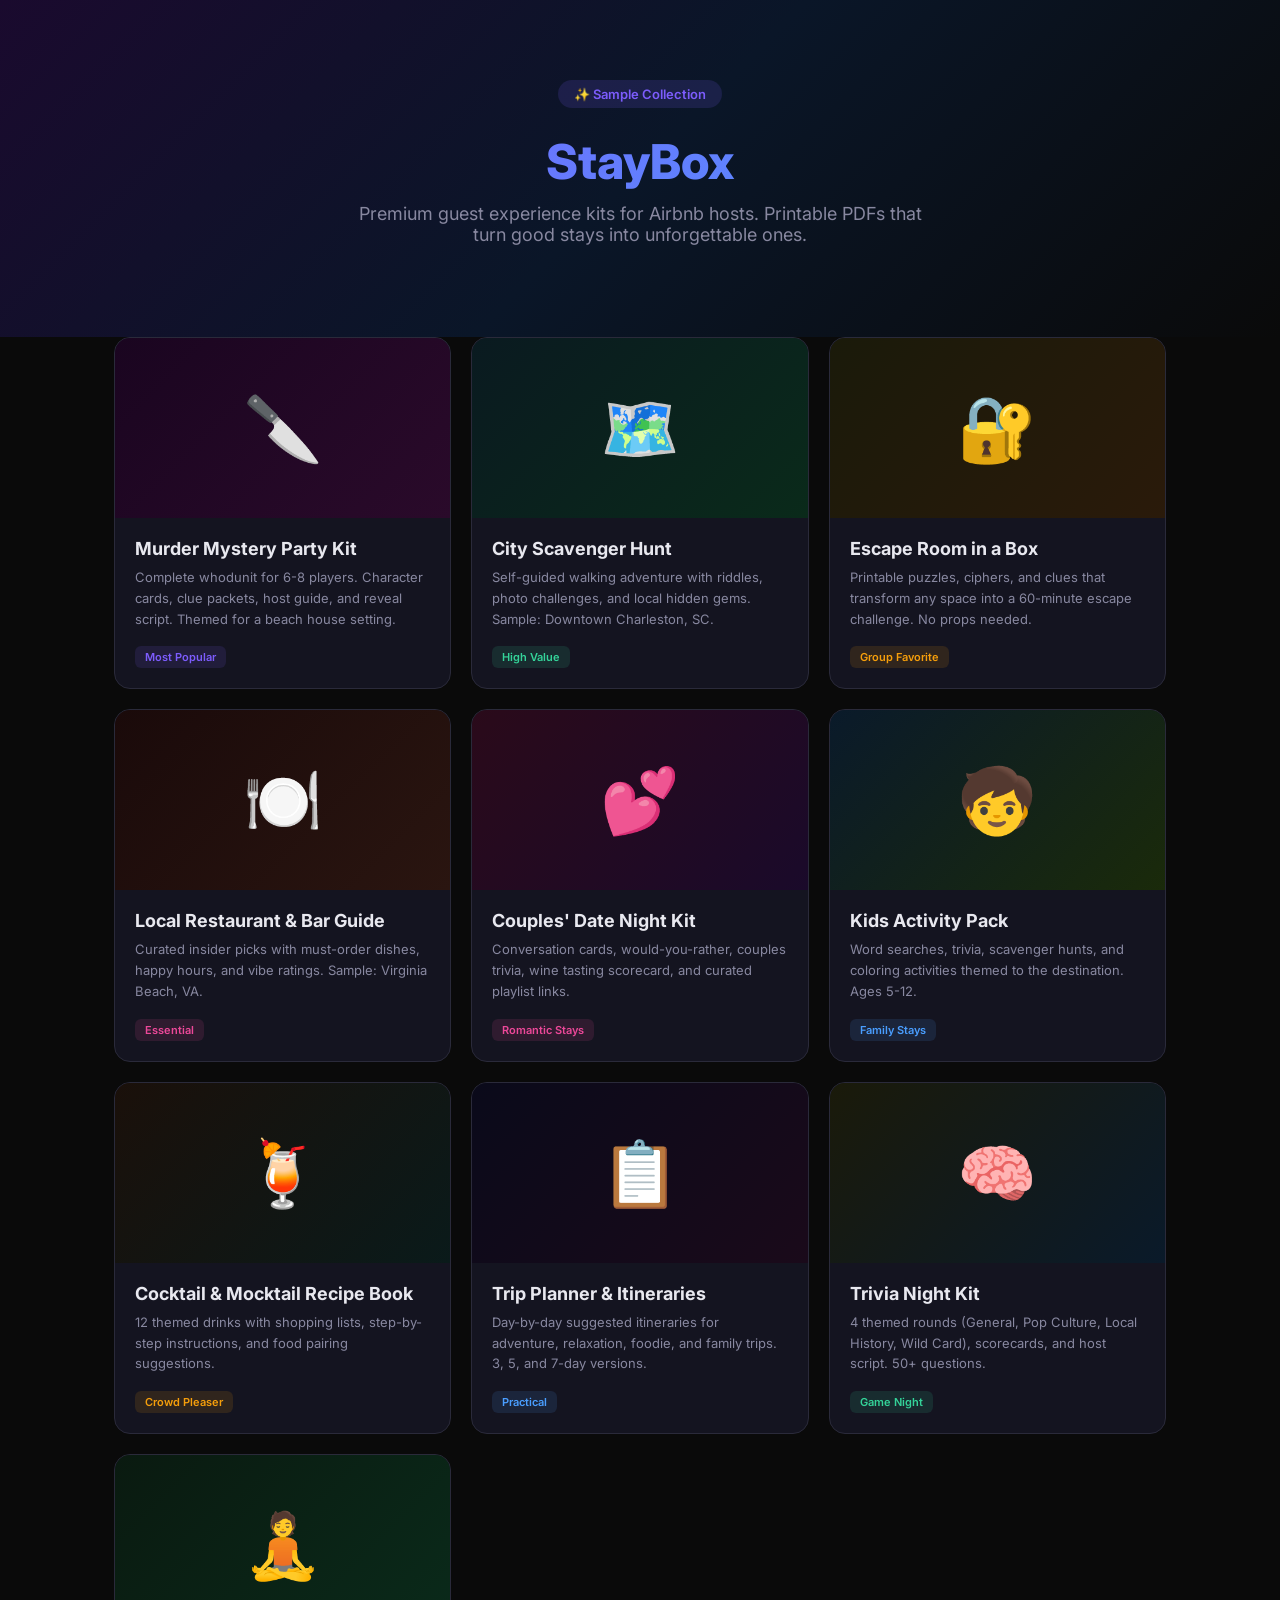
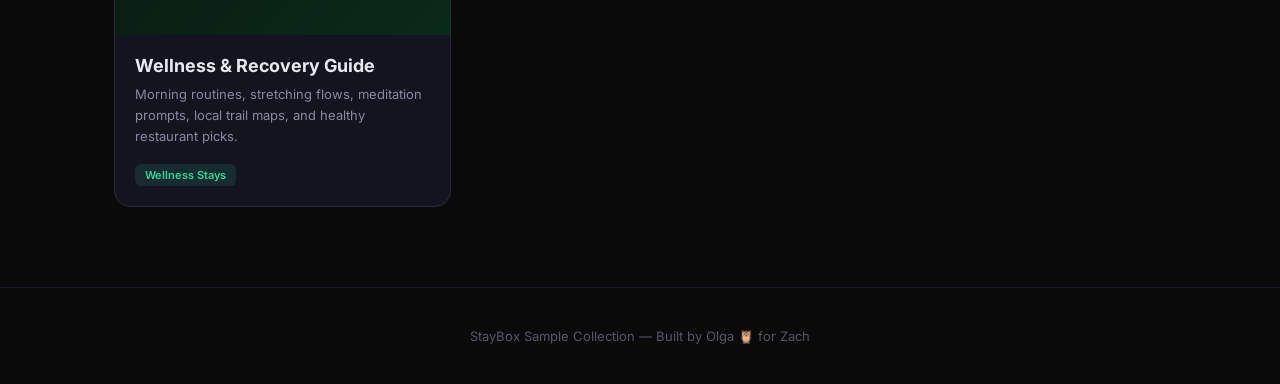
<file: index.html>
<!DOCTYPE html>
<html lang="en">
<head>
<meta charset="UTF-8">
<meta name="viewport" content="width=device-width, initial-scale=1.0">
<title>StayBox — Guest Experience Kits</title>
<link rel="icon" href="data:image/svg+xml,<svg xmlns='http://www.w3.org/2000/svg' viewBox='0 0 100 100'><text y='.9em' font-size='90'>🏠</text></svg>">
<style>
  @import url('https://fonts.googleapis.com/css2?family=Inter:wght@400;500;600;700;800&display=swap');
  *{margin:0;padding:0;box-sizing:border-box}
  body{font-family:'Inter',sans-serif;background:#0a0a0a;color:#e8e8ef;min-height:100vh}
  .hero{text-align:center;padding:80px 24px 60px;background:linear-gradient(135deg,#1a0a2e 0%,#0a1628 50%,#0a0a0a 100%)}
  .hero h1{font-size:48px;font-weight:800;margin-bottom:12px;background:linear-gradient(135deg,#7c5cfc,#4a9eff);-webkit-background-clip:text;-webkit-text-fill-color:transparent}
  .hero p{font-size:18px;color:#8888a0;max-width:600px;margin:0 auto 32px}
  .badge{display:inline-block;background:rgba(124,92,252,0.15);color:#7c5cfc;padding:6px 16px;border-radius:20px;font-size:13px;font-weight:600;margin-bottom:24px}
  .grid{max-width:1100px;margin:0 auto;padding:0 24px 80px;display:grid;grid-template-columns:repeat(auto-fill,minmax(320px,1fr));gap:20px}
  .card{background:#141420;border:1px solid #2a2a3a;border-radius:16px;overflow:hidden;transition:all 0.2s;text-decoration:none;color:inherit;display:block}
  .card:hover{border-color:#7c5cfc;transform:translateY(-4px);box-shadow:0 8px 32px rgba(124,92,252,0.15)}
  .card-img{height:180px;display:flex;align-items:center;justify-content:center;font-size:64px}
  .card-body{padding:20px}
  .card-title{font-size:18px;font-weight:700;margin-bottom:8px}
  .card-desc{font-size:13px;color:#8888a0;line-height:1.6;margin-bottom:16px}
  .card-tag{display:inline-block;padding:4px 10px;border-radius:6px;font-size:11px;font-weight:600}
  .t-purple{background:rgba(124,92,252,0.12);color:#7c5cfc}
  .t-green{background:rgba(52,211,153,0.12);color:#34d399}
  .t-orange{background:rgba(245,158,11,0.12);color:#f59e0b}
  .t-blue{background:rgba(74,158,255,0.12);color:#4a9eff}
  .t-pink{background:rgba(236,72,153,0.12);color:#ec4899}
  .footer{text-align:center;padding:40px 24px;color:#55556a;font-size:13px;border-top:1px solid #1a1a2a}
  @media(max-width:480px){.hero h1{font-size:32px}.grid{grid-template-columns:1fr}}
</style>
</head>
<body>
<div class="hero">
  <div class="badge">✨ Sample Collection</div>
  <h1>StayBox</h1>
  <p>Premium guest experience kits for Airbnb hosts. Printable PDFs that turn good stays into unforgettable ones.</p>
</div>
<div class="grid">
  <a class="card" href="murder-mystery.html">
    <div class="card-img" style="background:linear-gradient(135deg,#1a0520,#2a0a2a)">🔪</div>
    <div class="card-body">
      <div class="card-title">Murder Mystery Party Kit</div>
      <div class="card-desc">Complete whodunit for 6-8 players. Character cards, clue packets, host guide, and reveal script. Themed for a beach house setting.</div>
      <span class="card-tag t-purple">Most Popular</span>
    </div>
  </a>
  <a class="card" href="scavenger-hunt.html">
    <div class="card-img" style="background:linear-gradient(135deg,#0a1a20,#0a2a1a)">🗺️</div>
    <div class="card-body">
      <div class="card-title">City Scavenger Hunt</div>
      <div class="card-desc">Self-guided walking adventure with riddles, photo challenges, and local hidden gems. Sample: Downtown Charleston, SC.</div>
      <span class="card-tag t-green">High Value</span>
    </div>
  </a>
  <a class="card" href="escape-room.html">
    <div class="card-img" style="background:linear-gradient(135deg,#1a1a0a,#2a1a0a)">🔐</div>
    <div class="card-body">
      <div class="card-title">Escape Room in a Box</div>
      <div class="card-desc">Printable puzzles, ciphers, and clues that transform any space into a 60-minute escape challenge. No props needed.</div>
      <span class="card-tag t-orange">Group Favorite</span>
    </div>
  </a>
  <a class="card" href="restaurant-guide.html">
    <div class="card-img" style="background:linear-gradient(135deg,#1a0a0a,#2a1510)">🍽️</div>
    <div class="card-body">
      <div class="card-title">Local Restaurant & Bar Guide</div>
      <div class="card-desc">Curated insider picks with must-order dishes, happy hours, and vibe ratings. Sample: Virginia Beach, VA.</div>
      <span class="card-tag t-pink">Essential</span>
    </div>
  </a>
  <a class="card" href="date-night.html">
    <div class="card-img" style="background:linear-gradient(135deg,#2a0a1a,#1a0a2a)">💕</div>
    <div class="card-body">
      <div class="card-title">Couples' Date Night Kit</div>
      <div class="card-desc">Conversation cards, would-you-rather, couples trivia, wine tasting scorecard, and curated playlist links.</div>
      <span class="card-tag t-pink">Romantic Stays</span>
    </div>
  </a>
  <a class="card" href="kids-activity.html">
    <div class="card-img" style="background:linear-gradient(135deg,#0a1a2a,#1a2a0a)">🧒</div>
    <div class="card-body">
      <div class="card-title">Kids Activity Pack</div>
      <div class="card-desc">Word searches, trivia, scavenger hunts, and coloring activities themed to the destination. Ages 5-12.</div>
      <span class="card-tag t-blue">Family Stays</span>
    </div>
  </a>
  <a class="card" href="cocktails.html">
    <div class="card-img" style="background:linear-gradient(135deg,#1a100a,#0a1a1a)">🍹</div>
    <div class="card-body">
      <div class="card-title">Cocktail & Mocktail Recipe Book</div>
      <div class="card-desc">12 themed drinks with shopping lists, step-by-step instructions, and food pairing suggestions.</div>
      <span class="card-tag t-orange">Crowd Pleaser</span>
    </div>
  </a>
  <a class="card" href="trip-planner.html">
    <div class="card-img" style="background:linear-gradient(135deg,#0a0a1a,#1a0a1a)">📋</div>
    <div class="card-body">
      <div class="card-title">Trip Planner & Itineraries</div>
      <div class="card-desc">Day-by-day suggested itineraries for adventure, relaxation, foodie, and family trips. 3, 5, and 7-day versions.</div>
      <span class="card-tag t-blue">Practical</span>
    </div>
  </a>
  <a class="card" href="trivia-night.html">
    <div class="card-img" style="background:linear-gradient(135deg,#1a1a0a,#0a1a2a)">🧠</div>
    <div class="card-body">
      <div class="card-title">Trivia Night Kit</div>
      <div class="card-desc">4 themed rounds (General, Pop Culture, Local History, Wild Card), scorecards, and host script. 50+ questions.</div>
      <span class="card-tag t-green">Game Night</span>
    </div>
  </a>
  <a class="card" href="wellness.html">
    <div class="card-img" style="background:linear-gradient(135deg,#0a1a10,#0a2a1a)">🧘</div>
    <div class="card-body">
      <div class="card-title">Wellness & Recovery Guide</div>
      <div class="card-desc">Morning routines, stretching flows, meditation prompts, local trail maps, and healthy restaurant picks.</div>
      <span class="card-tag t-green">Wellness Stays</span>
    </div>
  </a>
</div>
<div class="footer">StayBox Sample Collection — Built by Olga 🦉 for Zach</div>
</body>
</html>
</file>
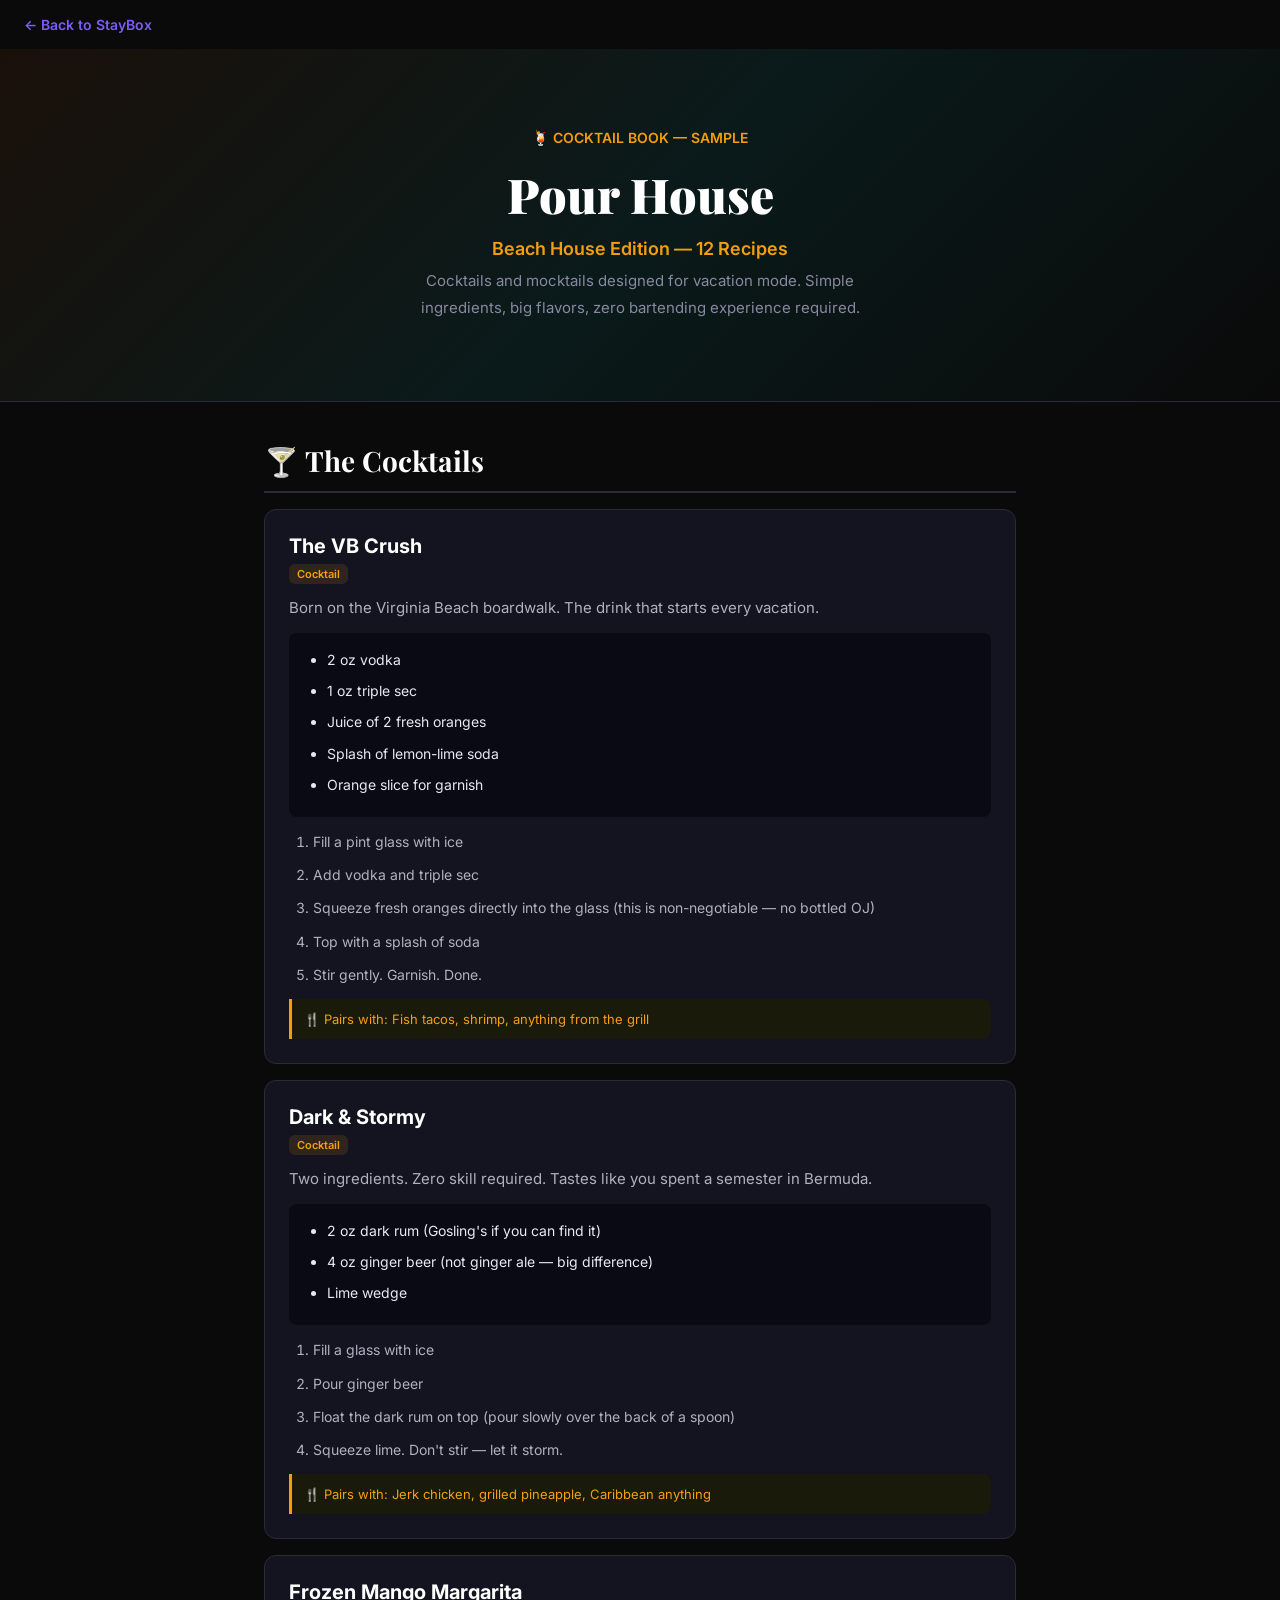
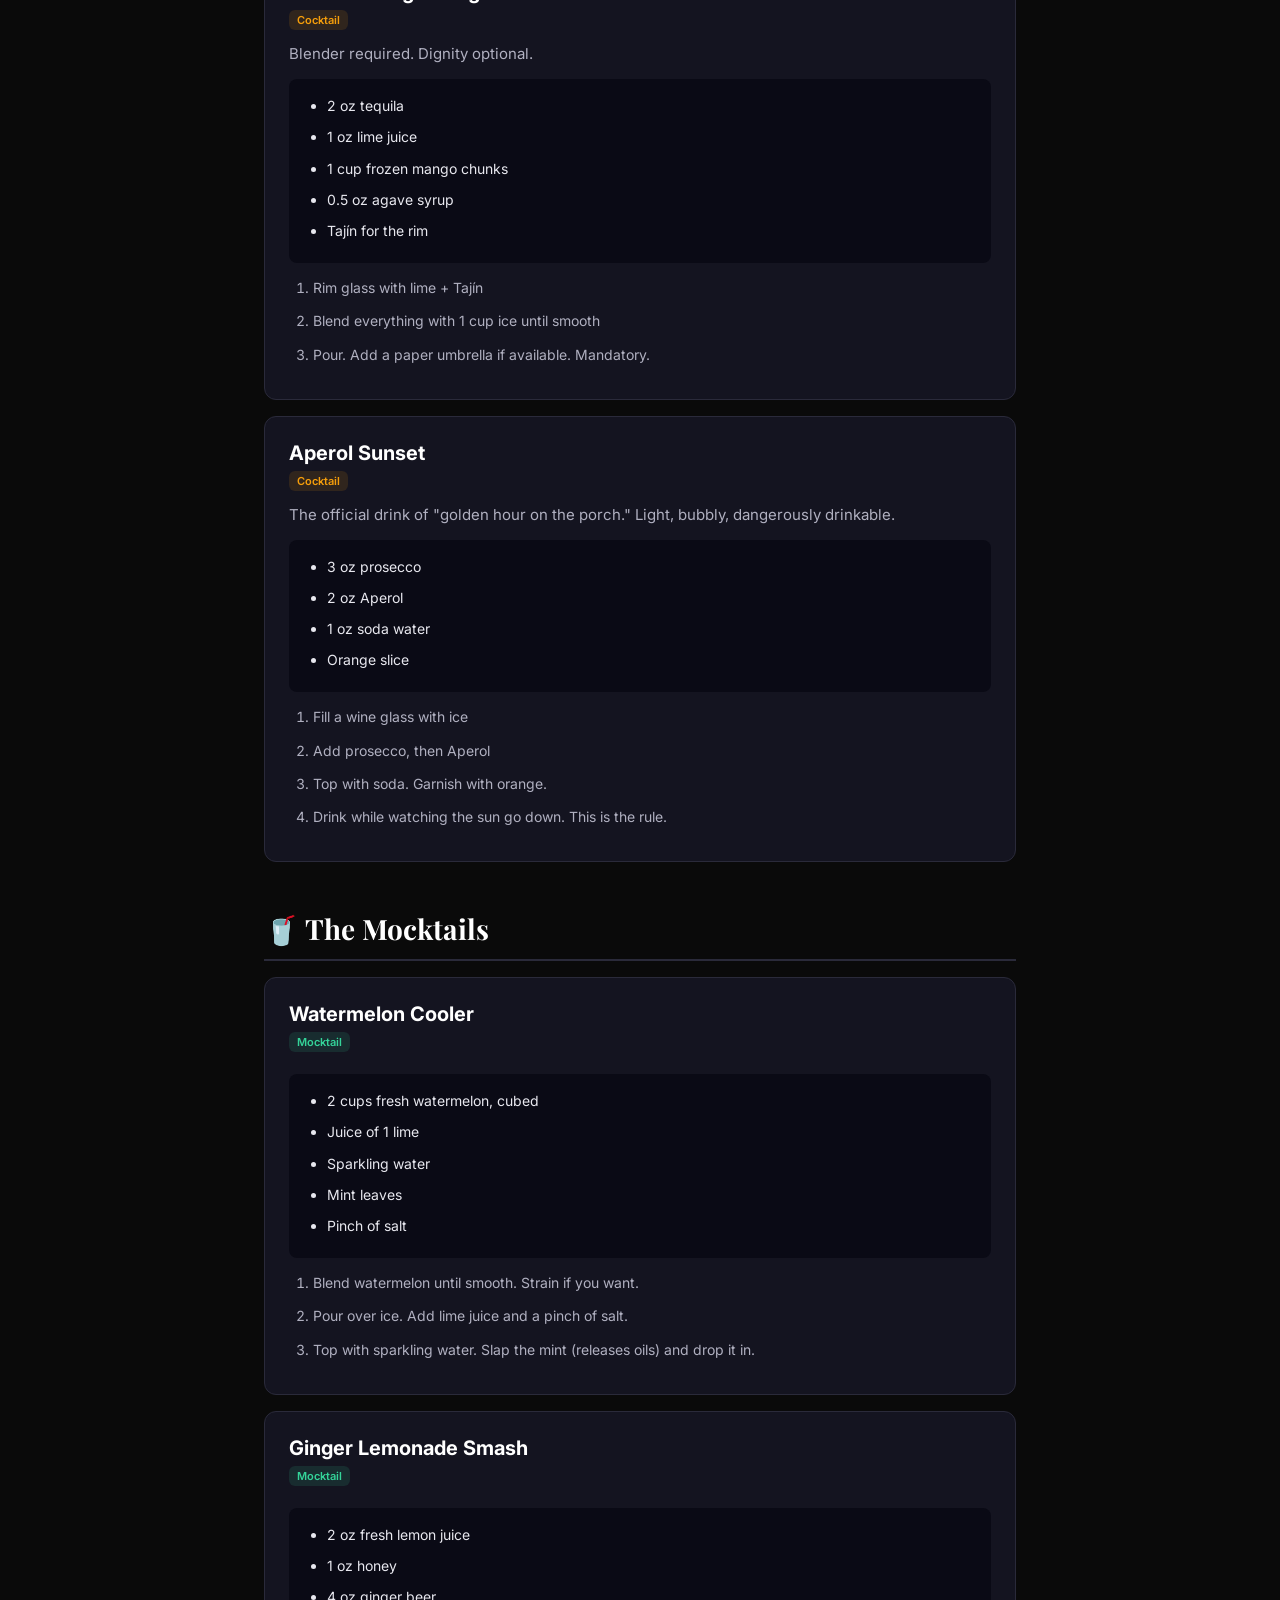
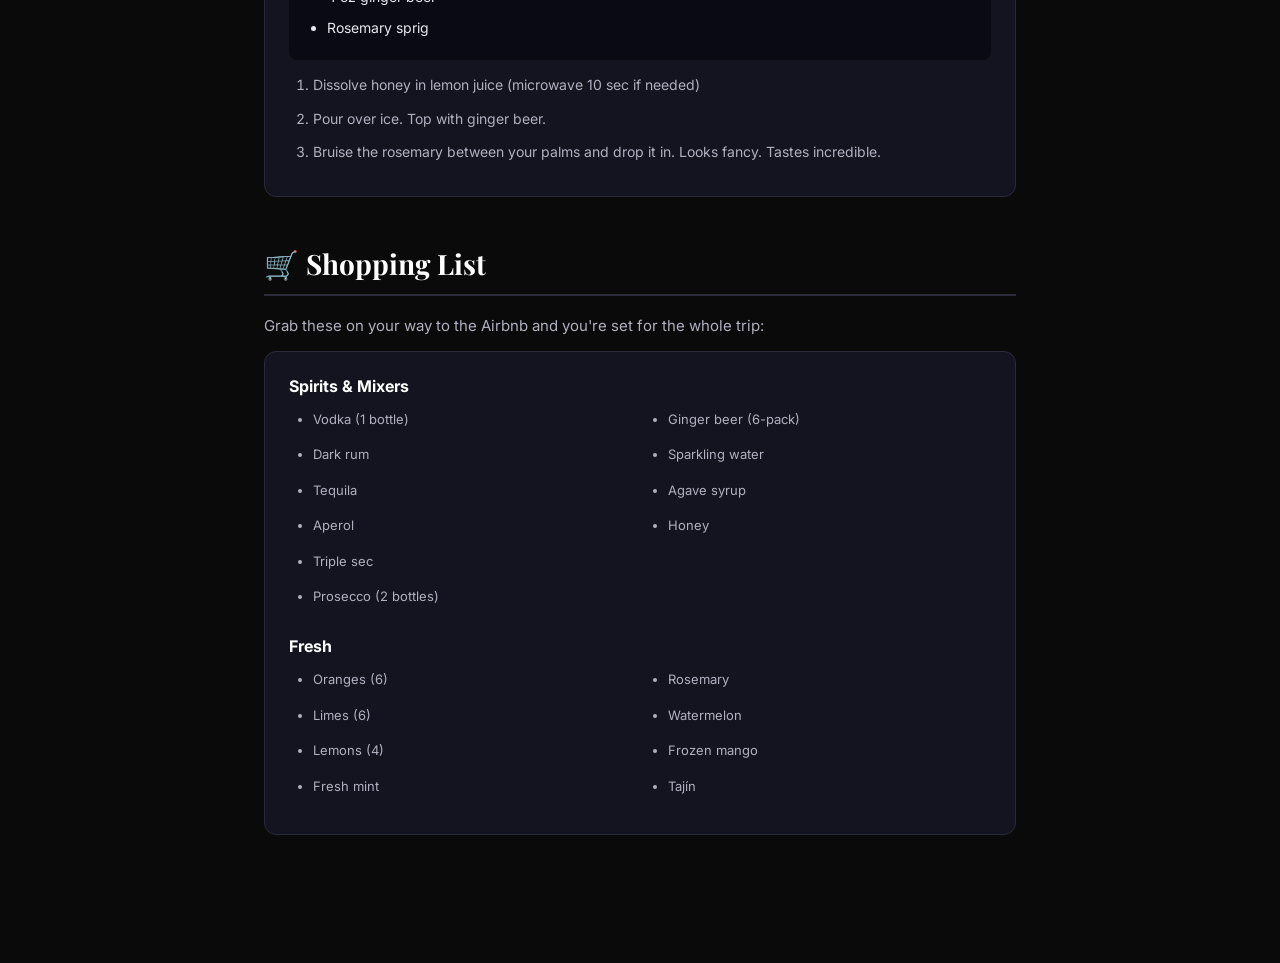
<file: cocktails.html>
<!DOCTYPE html>
<html lang="en"><head><meta charset="UTF-8"><meta name="viewport" content="width=device-width, initial-scale=1.0">
<title>Pour House — Cocktail & Mocktail Recipe Book</title>
<link rel="stylesheet" href="style-shared.css">
<style>.cover{background:linear-gradient(135deg,#1a100a,#0a1a1a,#0a0a0a)}.cover .sub{color:#f59e0b}.section h3{color:#f59e0b}
.recipe{background:#141420;border:1px solid #2a2a3a;border-radius:12px;padding:24px;margin-bottom:16px}
.recipe-name{font-size:20px;font-weight:700;color:#fff;margin-bottom:4px}
.recipe-tag{display:inline-block;padding:3px 8px;border-radius:6px;font-size:11px;font-weight:600;margin-bottom:10px}
.cocktail-tag{background:rgba(245,158,11,0.12);color:#f59e0b}
.mocktail-tag{background:rgba(52,211,153,0.12);color:#34d399}
.ingredients{background:#0a0a15;border-radius:8px;padding:14px;margin:12px 0}
.ingredients li{font-size:14px;color:#e8e8ef;margin-bottom:6px}
.steps{margin-top:12px}
.steps li{font-size:14px;color:#b0b0c0;margin-bottom:8px}
.pairing{background:#1a1a0a;border-left:3px solid #f59e0b;padding:12px;margin-top:12px;border-radius:0 8px 8px 0;font-size:13px;color:#f59e0b}
.shopping{background:#141420;border:1px solid #2a2a3a;border-radius:12px;padding:24px}
.shopping h4{color:#fff;margin-bottom:12px}
.shopping-col{display:grid;grid-template-columns:1fr 1fr;gap:8px}
.shopping li{font-size:13px;color:#b0b0c0}
</style>
</head><body>
<a class="back" href="index.html">← Back to StayBox</a>
<div class="cover">
  <div style="font-size:14px;color:#f59e0b;font-weight:600;margin-bottom:16px">🍹 COCKTAIL BOOK — SAMPLE</div>
  <h1>Pour House</h1>
  <div class="sub">Beach House Edition — 12 Recipes</div>
  <p>Cocktails and mocktails designed for vacation mode. Simple ingredients, big flavors, zero bartending experience required.</p>
</div>
<div class="content">
  <div class="section">
    <h2>🍸 The Cocktails</h2>

    <div class="recipe">
      <div class="recipe-name">The VB Crush</div>
      <div class="recipe-tag cocktail-tag">Cocktail</div>
      <p>Born on the Virginia Beach boardwalk. The drink that starts every vacation.</p>
      <div class="ingredients"><ul>
        <li>2 oz vodka</li><li>1 oz triple sec</li><li>Juice of 2 fresh oranges</li><li>Splash of lemon-lime soda</li><li>Orange slice for garnish</li>
      </ul></div>
      <ol class="steps">
        <li>Fill a pint glass with ice</li><li>Add vodka and triple sec</li><li>Squeeze fresh oranges directly into the glass (this is non-negotiable — no bottled OJ)</li><li>Top with a splash of soda</li><li>Stir gently. Garnish. Done.</li>
      </ol>
      <div class="pairing">🍴 Pairs with: Fish tacos, shrimp, anything from the grill</div>
    </div>

    <div class="recipe">
      <div class="recipe-name">Dark & Stormy</div>
      <div class="recipe-tag cocktail-tag">Cocktail</div>
      <p>Two ingredients. Zero skill required. Tastes like you spent a semester in Bermuda.</p>
      <div class="ingredients"><ul>
        <li>2 oz dark rum (Gosling's if you can find it)</li><li>4 oz ginger beer (not ginger ale — big difference)</li><li>Lime wedge</li>
      </ul></div>
      <ol class="steps">
        <li>Fill a glass with ice</li><li>Pour ginger beer</li><li>Float the dark rum on top (pour slowly over the back of a spoon)</li><li>Squeeze lime. Don't stir — let it storm.</li>
      </ol>
      <div class="pairing">🍴 Pairs with: Jerk chicken, grilled pineapple, Caribbean anything</div>
    </div>

    <div class="recipe">
      <div class="recipe-name">Frozen Mango Margarita</div>
      <div class="recipe-tag cocktail-tag">Cocktail</div>
      <p>Blender required. Dignity optional.</p>
      <div class="ingredients"><ul>
        <li>2 oz tequila</li><li>1 oz lime juice</li><li>1 cup frozen mango chunks</li><li>0.5 oz agave syrup</li><li>Tajín for the rim</li>
      </ul></div>
      <ol class="steps">
        <li>Rim glass with lime + Tajín</li><li>Blend everything with 1 cup ice until smooth</li><li>Pour. Add a paper umbrella if available. Mandatory.</li>
      </ol>
    </div>

    <div class="recipe">
      <div class="recipe-name">Aperol Sunset</div>
      <div class="recipe-tag cocktail-tag">Cocktail</div>
      <p>The official drink of "golden hour on the porch." Light, bubbly, dangerously drinkable.</p>
      <div class="ingredients"><ul>
        <li>3 oz prosecco</li><li>2 oz Aperol</li><li>1 oz soda water</li><li>Orange slice</li>
      </ul></div>
      <ol class="steps">
        <li>Fill a wine glass with ice</li><li>Add prosecco, then Aperol</li><li>Top with soda. Garnish with orange.</li><li>Drink while watching the sun go down. This is the rule.</li>
      </ol>
    </div>
  </div>

  <div class="section">
    <h2>🥤 The Mocktails</h2>

    <div class="recipe">
      <div class="recipe-name">Watermelon Cooler</div>
      <div class="recipe-tag mocktail-tag">Mocktail</div>
      <div class="ingredients"><ul>
        <li>2 cups fresh watermelon, cubed</li><li>Juice of 1 lime</li><li>Sparkling water</li><li>Mint leaves</li><li>Pinch of salt</li>
      </ul></div>
      <ol class="steps">
        <li>Blend watermelon until smooth. Strain if you want.</li><li>Pour over ice. Add lime juice and a pinch of salt.</li><li>Top with sparkling water. Slap the mint (releases oils) and drop it in.</li>
      </ol>
    </div>

    <div class="recipe">
      <div class="recipe-name">Ginger Lemonade Smash</div>
      <div class="recipe-tag mocktail-tag">Mocktail</div>
      <div class="ingredients"><ul>
        <li>2 oz fresh lemon juice</li><li>1 oz honey</li><li>4 oz ginger beer</li><li>Rosemary sprig</li>
      </ul></div>
      <ol class="steps">
        <li>Dissolve honey in lemon juice (microwave 10 sec if needed)</li><li>Pour over ice. Top with ginger beer.</li><li>Bruise the rosemary between your palms and drop it in. Looks fancy. Tastes incredible.</li>
      </ol>
    </div>
  </div>

  <div class="section">
    <h2>🛒 Shopping List</h2>
    <p>Grab these on your way to the Airbnb and you're set for the whole trip:</p>
    <div class="shopping">
      <h4>Spirits & Mixers</h4>
      <div class="shopping-col"><ul>
        <li>Vodka (1 bottle)</li><li>Dark rum</li><li>Tequila</li><li>Aperol</li><li>Triple sec</li><li>Prosecco (2 bottles)</li>
      </ul><ul>
        <li>Ginger beer (6-pack)</li><li>Sparkling water</li><li>Agave syrup</li><li>Honey</li>
      </ul></div>
      <h4 style="margin-top:16px">Fresh</h4>
      <div class="shopping-col"><ul>
        <li>Oranges (6)</li><li>Limes (6)</li><li>Lemons (4)</li><li>Fresh mint</li>
      </ul><ul>
        <li>Rosemary</li><li>Watermelon</li><li>Frozen mango</li><li>Tajín</li>
      </ul></div>
    </div>
  </div>
</div>
</body></html>
</file>
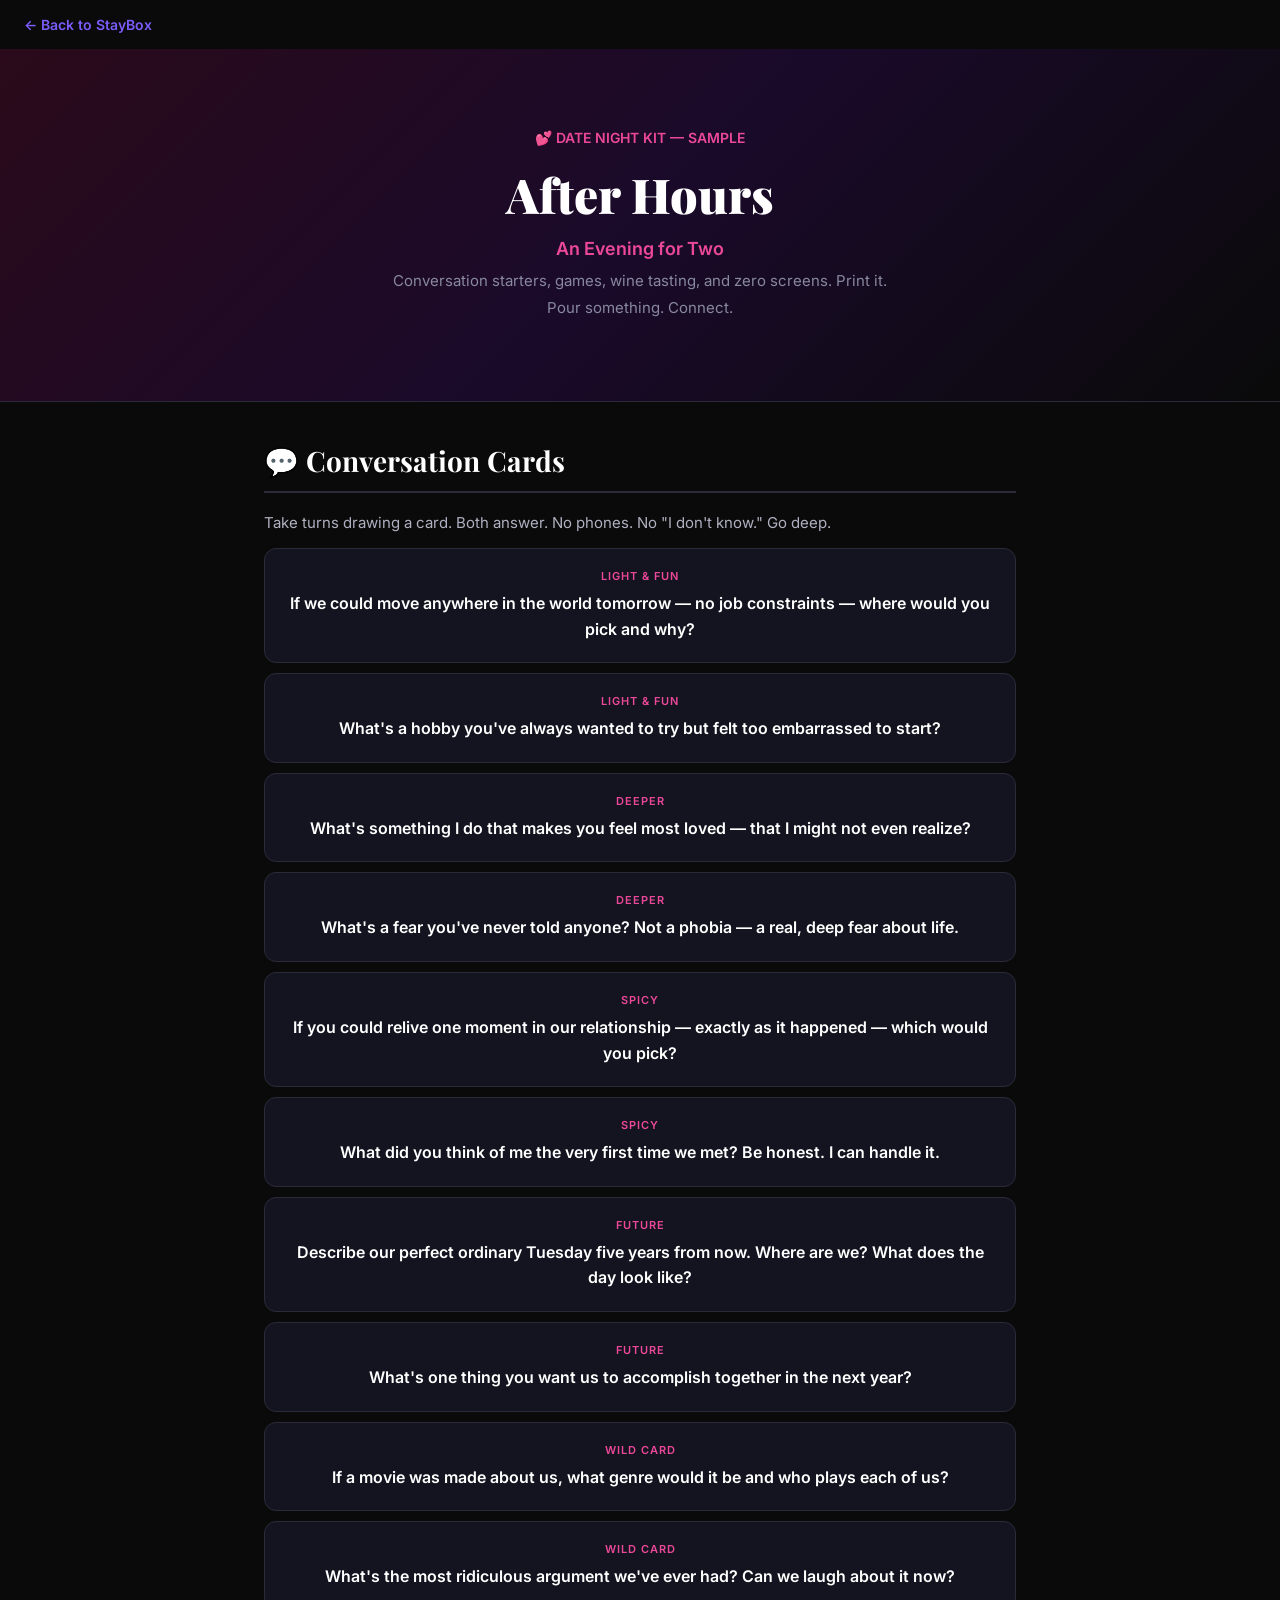
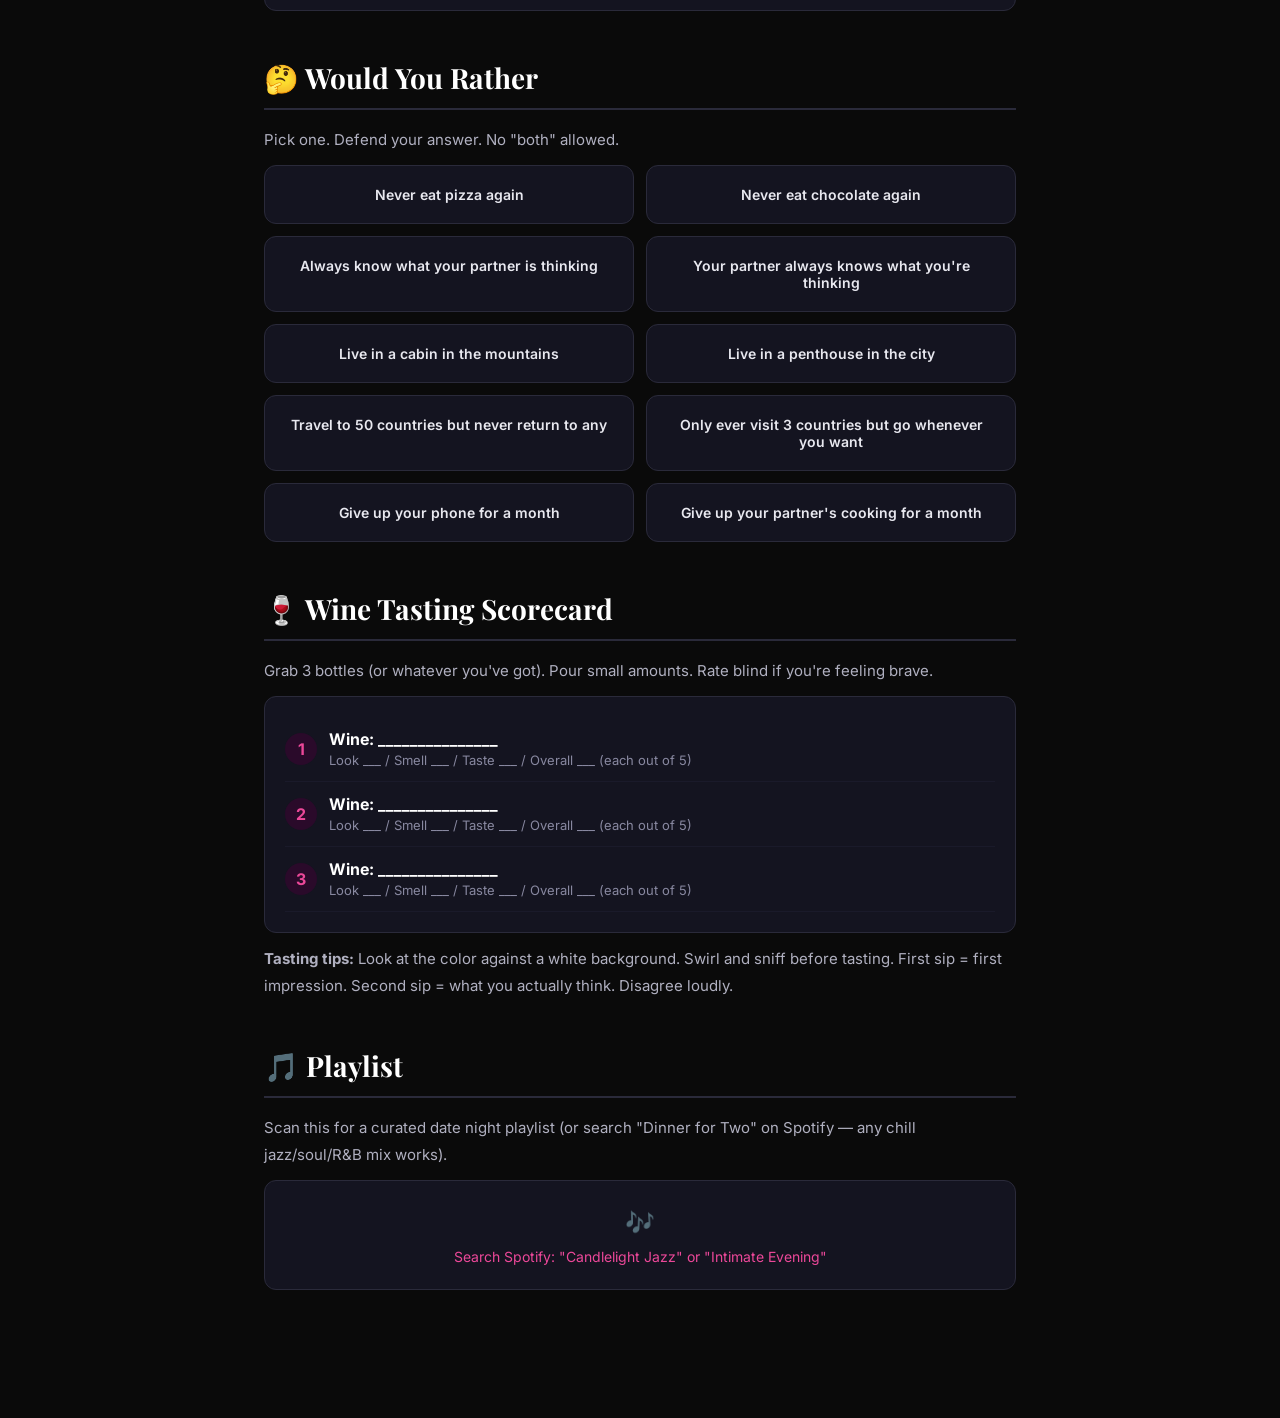
<file: date-night.html>
<!DOCTYPE html>
<html lang="en"><head><meta charset="UTF-8"><meta name="viewport" content="width=device-width, initial-scale=1.0">
<title>After Hours — Couples' Date Night Kit</title>
<link rel="stylesheet" href="style-shared.css">
<style>.cover{background:linear-gradient(135deg,#2a0a1a,#1a0a2a,#0a0a0a)}.cover .sub{color:#ec4899}.section h3{color:#ec4899}
.q-card{background:#141420;border:1px solid #2a2a3a;border-radius:12px;padding:20px;margin-bottom:10px;text-align:center}
.q-card .q{font-size:16px;font-weight:600;color:#fff;line-height:1.6}
.q-card .cat{font-size:11px;color:#ec4899;font-weight:600;text-transform:uppercase;letter-spacing:1px;margin-bottom:8px}
.wyr{display:grid;grid-template-columns:1fr 1fr;gap:12px;margin-bottom:12px}
.wyr-opt{background:#141420;border:1px solid #2a2a3a;border-radius:12px;padding:20px;text-align:center;font-size:14px;font-weight:600;color:#e8e8ef}
.score-card{background:#141420;border:1px solid #2a2a3a;border-radius:12px;padding:20px;margin-bottom:12px}
.wine-row{display:flex;gap:12px;align-items:center;padding:12px 0;border-bottom:1px solid #1a1a2a}
.wine-num{width:32px;height:32px;background:#2a0a2a;border-radius:50%;display:flex;align-items:center;justify-content:center;font-weight:700;color:#ec4899;flex-shrink:0}
</style>
</head><body>
<a class="back" href="index.html">← Back to StayBox</a>
<div class="cover">
  <div style="font-size:14px;color:#ec4899;font-weight:600;margin-bottom:16px">💕 DATE NIGHT KIT — SAMPLE</div>
  <h1>After Hours</h1>
  <div class="sub">An Evening for Two</div>
  <p>Conversation starters, games, wine tasting, and zero screens. Print it. Pour something. Connect.</p>
</div>
<div class="content">
  <div class="section">
    <h2>💬 Conversation Cards</h2>
    <p>Take turns drawing a card. Both answer. No phones. No "I don't know." Go deep.</p>

    <div class="q-card"><div class="cat">Light & Fun</div><div class="q">If we could move anywhere in the world tomorrow — no job constraints — where would you pick and why?</div></div>
    <div class="q-card"><div class="cat">Light & Fun</div><div class="q">What's a hobby you've always wanted to try but felt too embarrassed to start?</div></div>
    <div class="q-card"><div class="cat">Deeper</div><div class="q">What's something I do that makes you feel most loved — that I might not even realize?</div></div>
    <div class="q-card"><div class="cat">Deeper</div><div class="q">What's a fear you've never told anyone? Not a phobia — a real, deep fear about life.</div></div>
    <div class="q-card"><div class="cat">Spicy</div><div class="q">If you could relive one moment in our relationship — exactly as it happened — which would you pick?</div></div>
    <div class="q-card"><div class="cat">Spicy</div><div class="q">What did you think of me the very first time we met? Be honest. I can handle it.</div></div>
    <div class="q-card"><div class="cat">Future</div><div class="q">Describe our perfect ordinary Tuesday five years from now. Where are we? What does the day look like?</div></div>
    <div class="q-card"><div class="cat">Future</div><div class="q">What's one thing you want us to accomplish together in the next year?</div></div>
    <div class="q-card"><div class="cat">Wild Card</div><div class="q">If a movie was made about us, what genre would it be and who plays each of us?</div></div>
    <div class="q-card"><div class="cat">Wild Card</div><div class="q">What's the most ridiculous argument we've ever had? Can we laugh about it now?</div></div>
  </div>

  <div class="section">
    <h2>🤔 Would You Rather</h2>
    <p>Pick one. Defend your answer. No "both" allowed.</p>

    <div class="wyr">
      <div class="wyr-opt">Never eat pizza again</div>
      <div class="wyr-opt">Never eat chocolate again</div>
    </div>
    <div class="wyr">
      <div class="wyr-opt">Always know what your partner is thinking</div>
      <div class="wyr-opt">Your partner always knows what you're thinking</div>
    </div>
    <div class="wyr">
      <div class="wyr-opt">Live in a cabin in the mountains</div>
      <div class="wyr-opt">Live in a penthouse in the city</div>
    </div>
    <div class="wyr">
      <div class="wyr-opt">Travel to 50 countries but never return to any</div>
      <div class="wyr-opt">Only ever visit 3 countries but go whenever you want</div>
    </div>
    <div class="wyr">
      <div class="wyr-opt">Give up your phone for a month</div>
      <div class="wyr-opt">Give up your partner's cooking for a month</div>
    </div>
  </div>

  <div class="section">
    <h2>🍷 Wine Tasting Scorecard</h2>
    <p>Grab 3 bottles (or whatever you've got). Pour small amounts. Rate blind if you're feeling brave.</p>
    <div class="score-card">
      <div class="wine-row"><div class="wine-num">1</div><div><strong style="color:#fff">Wine: _______________</strong><br><span style="color:#8888a0;font-size:13px">Look ___ / Smell ___ / Taste ___ / Overall ___ (each out of 5)</span></div></div>
      <div class="wine-row"><div class="wine-num">2</div><div><strong style="color:#fff">Wine: _______________</strong><br><span style="color:#8888a0;font-size:13px">Look ___ / Smell ___ / Taste ___ / Overall ___ (each out of 5)</span></div></div>
      <div class="wine-row"><div class="wine-num">3</div><div><strong style="color:#fff">Wine: _______________</strong><br><span style="color:#8888a0;font-size:13px">Look ___ / Smell ___ / Taste ___ / Overall ___ (each out of 5)</span></div></div>
    </div>
    <p><strong>Tasting tips:</strong> Look at the color against a white background. Swirl and sniff before tasting. First sip = first impression. Second sip = what you actually think. Disagree loudly.</p>
  </div>

  <div class="section">
    <h2>🎵 Playlist</h2>
    <p>Scan this for a curated date night playlist (or search "Dinner for Two" on Spotify — any chill jazz/soul/R&B mix works).</p>
    <div class="card-box" style="text-align:center">
      <p style="font-size:24px;margin:0">🎶</p>
      <p style="color:#ec4899;font-size:14px;margin:0">Search Spotify: "Candlelight Jazz" or "Intimate Evening"</p>
    </div>
  </div>
</div>
</body></html>
</file>
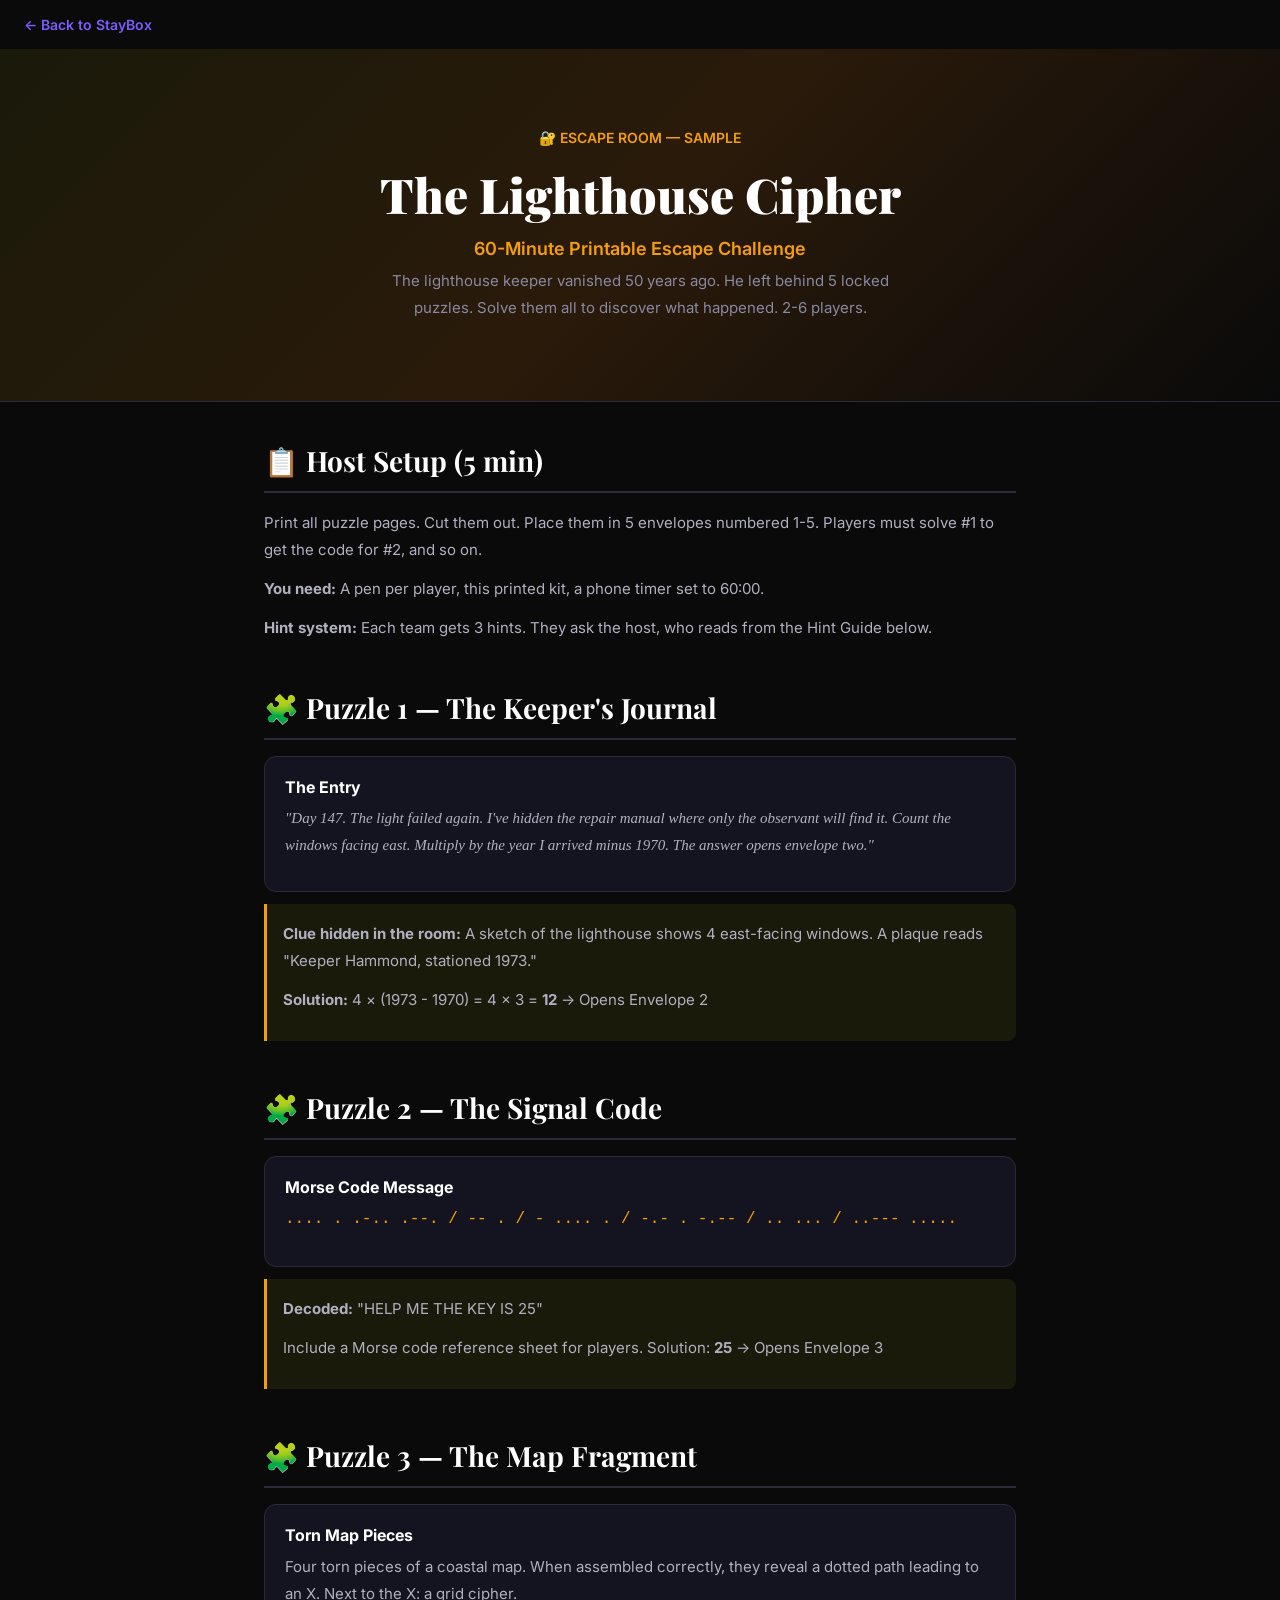
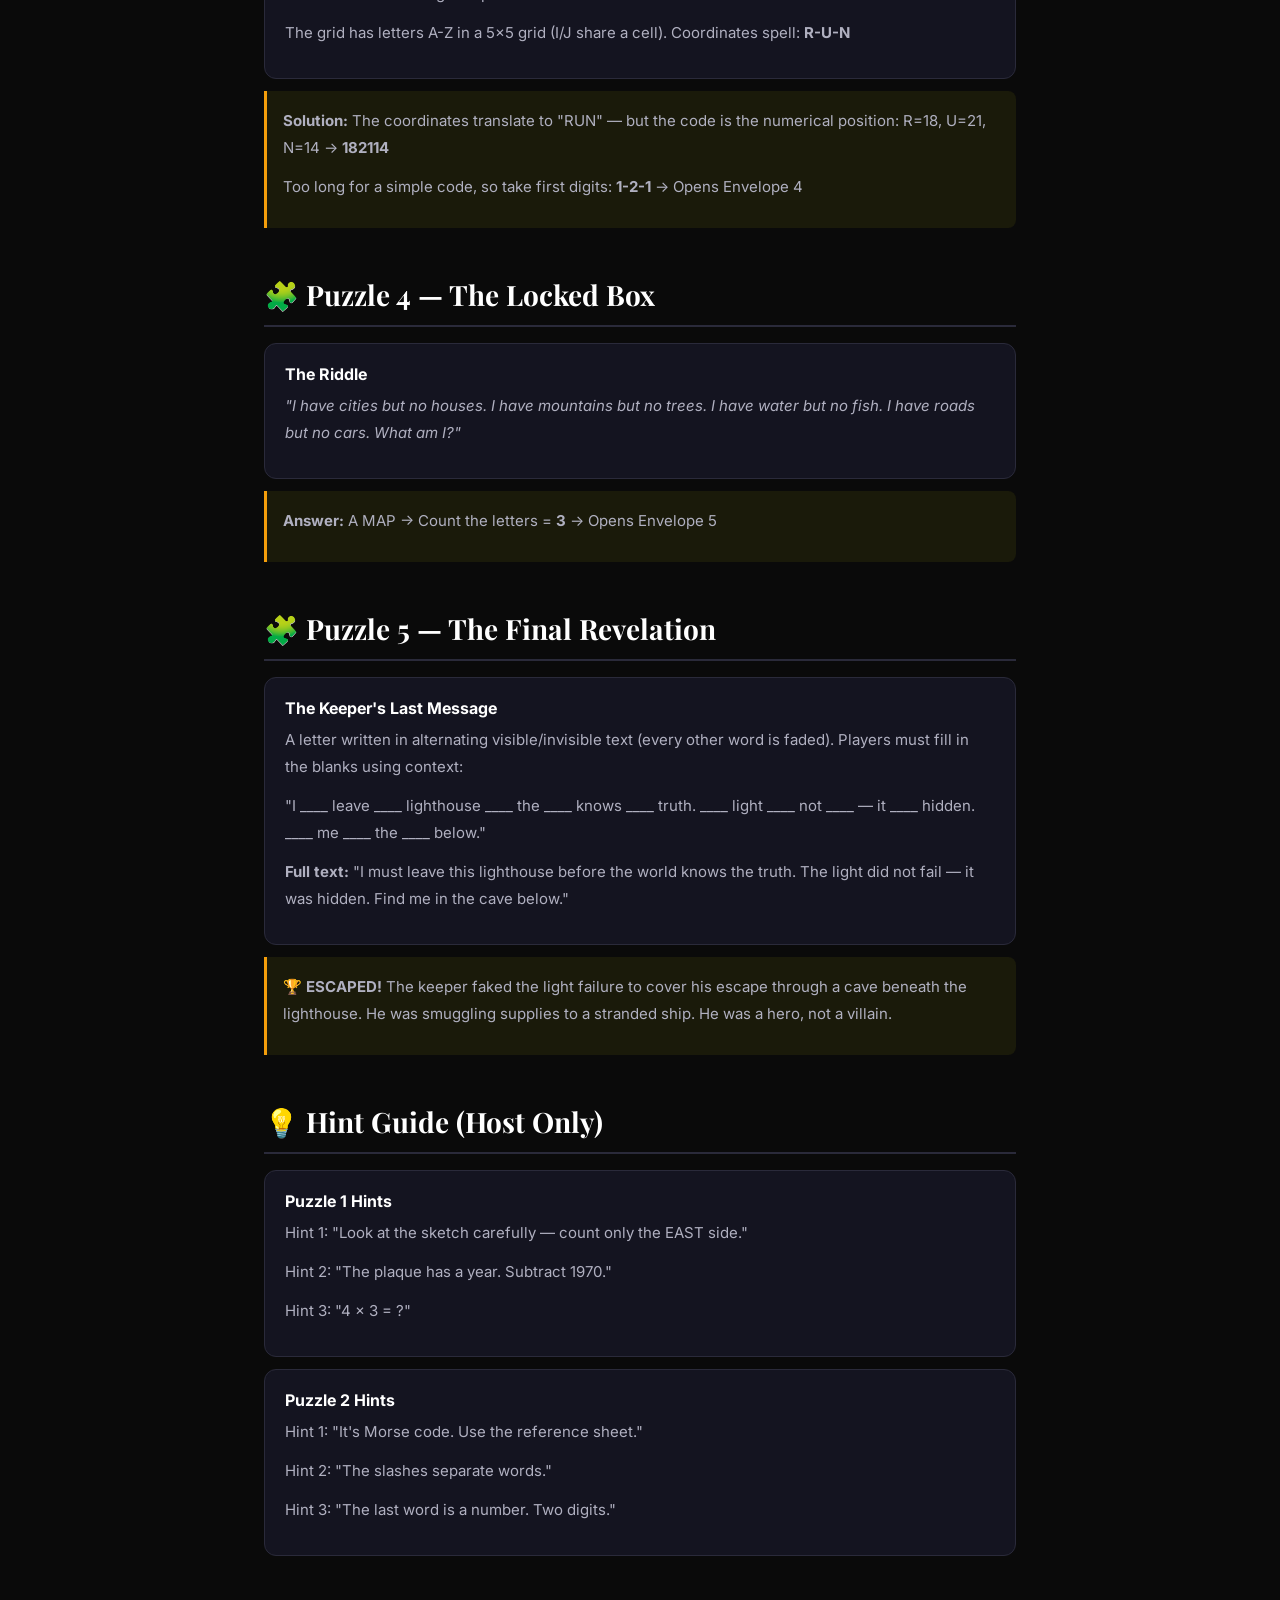
<file: escape-room.html>
<!DOCTYPE html>
<html lang="en"><head><meta charset="UTF-8"><meta name="viewport" content="width=device-width, initial-scale=1.0">
<title>The Lighthouse Cipher — Escape Room Kit</title>
<link rel="stylesheet" href="style-shared.css">
<style>.cover{background:linear-gradient(135deg,#1a1a0a,#2a1a0a,#0a0a0a)}.cover .sub{color:#f59e0b}.accent-box{border-color:#f59e0b;background:#1a1a0a}.section h3{color:#f59e0b}.tag{background:rgba(245,158,11,0.12);color:#f59e0b}</style>
</head><body>
<a class="back" href="index.html">← Back to StayBox</a>
<div class="cover">
  <div style="font-size:14px;color:#f59e0b;font-weight:600;margin-bottom:16px">🔐 ESCAPE ROOM — SAMPLE</div>
  <h1>The Lighthouse Cipher</h1>
  <div class="sub">60-Minute Printable Escape Challenge</div>
  <p>The lighthouse keeper vanished 50 years ago. He left behind 5 locked puzzles. Solve them all to discover what happened. 2-6 players.</p>
</div>
<div class="content">
  <div class="section">
    <h2>📋 Host Setup (5 min)</h2>
    <p>Print all puzzle pages. Cut them out. Place them in 5 envelopes numbered 1-5. Players must solve #1 to get the code for #2, and so on.</p>
    <p><strong>You need:</strong> A pen per player, this printed kit, a phone timer set to 60:00.</p>
    <p><strong>Hint system:</strong> Each team gets 3 hints. They ask the host, who reads from the Hint Guide below.</p>
  </div>

  <div class="section">
    <h2>🧩 Puzzle 1 — The Keeper's Journal</h2>
    <div class="card-box">
      <h4>The Entry</h4>
      <p style="font-family:Georgia,serif;font-style:italic">"Day 147. The light failed again. I've hidden the repair manual where only the observant will find it. Count the windows facing east. Multiply by the year I arrived minus 1970. The answer opens envelope two."</p>
    </div>
    <div class="accent-box">
      <p><strong>Clue hidden in the room:</strong> A sketch of the lighthouse shows 4 east-facing windows. A plaque reads "Keeper Hammond, stationed 1973."</p>
      <p><strong>Solution:</strong> 4 × (1973 - 1970) = 4 × 3 = <strong>12</strong> → Opens Envelope 2</p>
    </div>
  </div>

  <div class="section">
    <h2>🧩 Puzzle 2 — The Signal Code</h2>
    <div class="card-box">
      <h4>Morse Code Message</h4>
      <p style="font-family:monospace;font-size:16px;color:#f59e0b">
        .... . .-.. .--. / -- . / - .... . / -.- . -.-- / .. ... / ..--- .....
      </p>
    </div>
    <div class="accent-box">
      <p><strong>Decoded:</strong> "HELP ME THE KEY IS 25"</p>
      <p>Include a Morse code reference sheet for players. Solution: <strong>25</strong> → Opens Envelope 3</p>
    </div>
  </div>

  <div class="section">
    <h2>🧩 Puzzle 3 — The Map Fragment</h2>
    <div class="card-box">
      <h4>Torn Map Pieces</h4>
      <p>Four torn pieces of a coastal map. When assembled correctly, they reveal a dotted path leading to an X. Next to the X: a grid cipher.</p>
      <p>The grid has letters A-Z in a 5×5 grid (I/J share a cell). Coordinates spell: <strong>R-U-N</strong></p>
    </div>
    <div class="accent-box">
      <p><strong>Solution:</strong> The coordinates translate to "RUN" — but the code is the numerical position: R=18, U=21, N=14 → <strong>182114</strong></p>
      <p>Too long for a simple code, so take first digits: <strong>1-2-1</strong> → Opens Envelope 4</p>
    </div>
  </div>

  <div class="section">
    <h2>🧩 Puzzle 4 — The Locked Box</h2>
    <div class="card-box">
      <h4>The Riddle</h4>
      <p style="font-style:italic">"I have cities but no houses. I have mountains but no trees. I have water but no fish. I have roads but no cars. What am I?"</p>
    </div>
    <div class="accent-box">
      <p><strong>Answer:</strong> A MAP → Count the letters = <strong>3</strong> → Opens Envelope 5</p>
    </div>
  </div>

  <div class="section">
    <h2>🧩 Puzzle 5 — The Final Revelation</h2>
    <div class="card-box">
      <h4>The Keeper's Last Message</h4>
      <p>A letter written in alternating visible/invisible text (every other word is faded). Players must fill in the blanks using context:</p>
      <p>"I ____ leave ____ lighthouse ____ the ____ knows ____ truth. ____ light ____ not ____ — it ____ hidden. ____ me ____ the ____ below."</p>
      <p><strong>Full text:</strong> "I must leave this lighthouse before the world knows the truth. The light did not fail — it was hidden. Find me in the cave below."</p>
    </div>
    <div class="accent-box">
      <p><strong>🏆 ESCAPED!</strong> The keeper faked the light failure to cover his escape through a cave beneath the lighthouse. He was smuggling supplies to a stranded ship. He was a hero, not a villain.</p>
    </div>
  </div>

  <div class="section">
    <h2>💡 Hint Guide (Host Only)</h2>
    <div class="card-box">
      <h4>Puzzle 1 Hints</h4>
      <p>Hint 1: "Look at the sketch carefully — count only the EAST side."</p>
      <p>Hint 2: "The plaque has a year. Subtract 1970."</p>
      <p>Hint 3: "4 × 3 = ?"</p>
    </div>
    <div class="card-box">
      <h4>Puzzle 2 Hints</h4>
      <p>Hint 1: "It's Morse code. Use the reference sheet."</p>
      <p>Hint 2: "The slashes separate words."</p>
      <p>Hint 3: "The last word is a number. Two digits."</p>
    </div>
  </div>
</div>
</body></html>
</file>
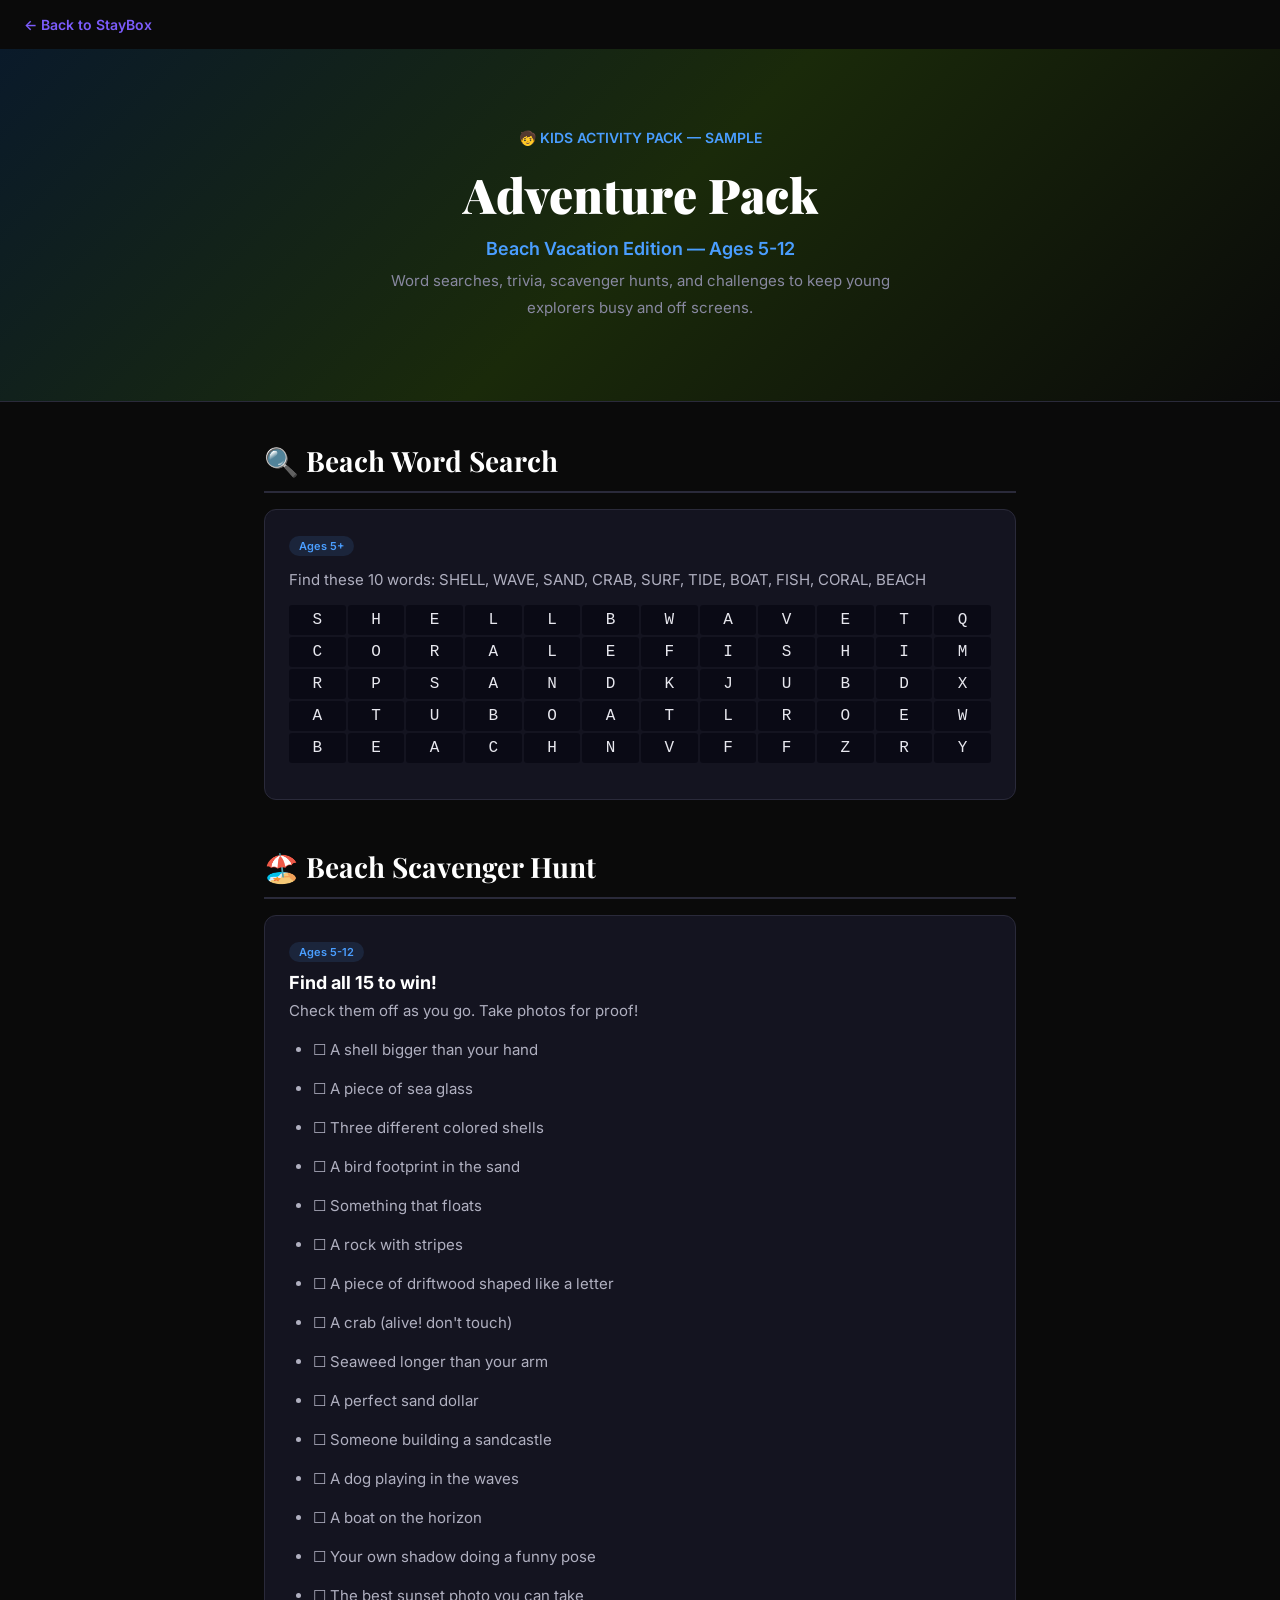
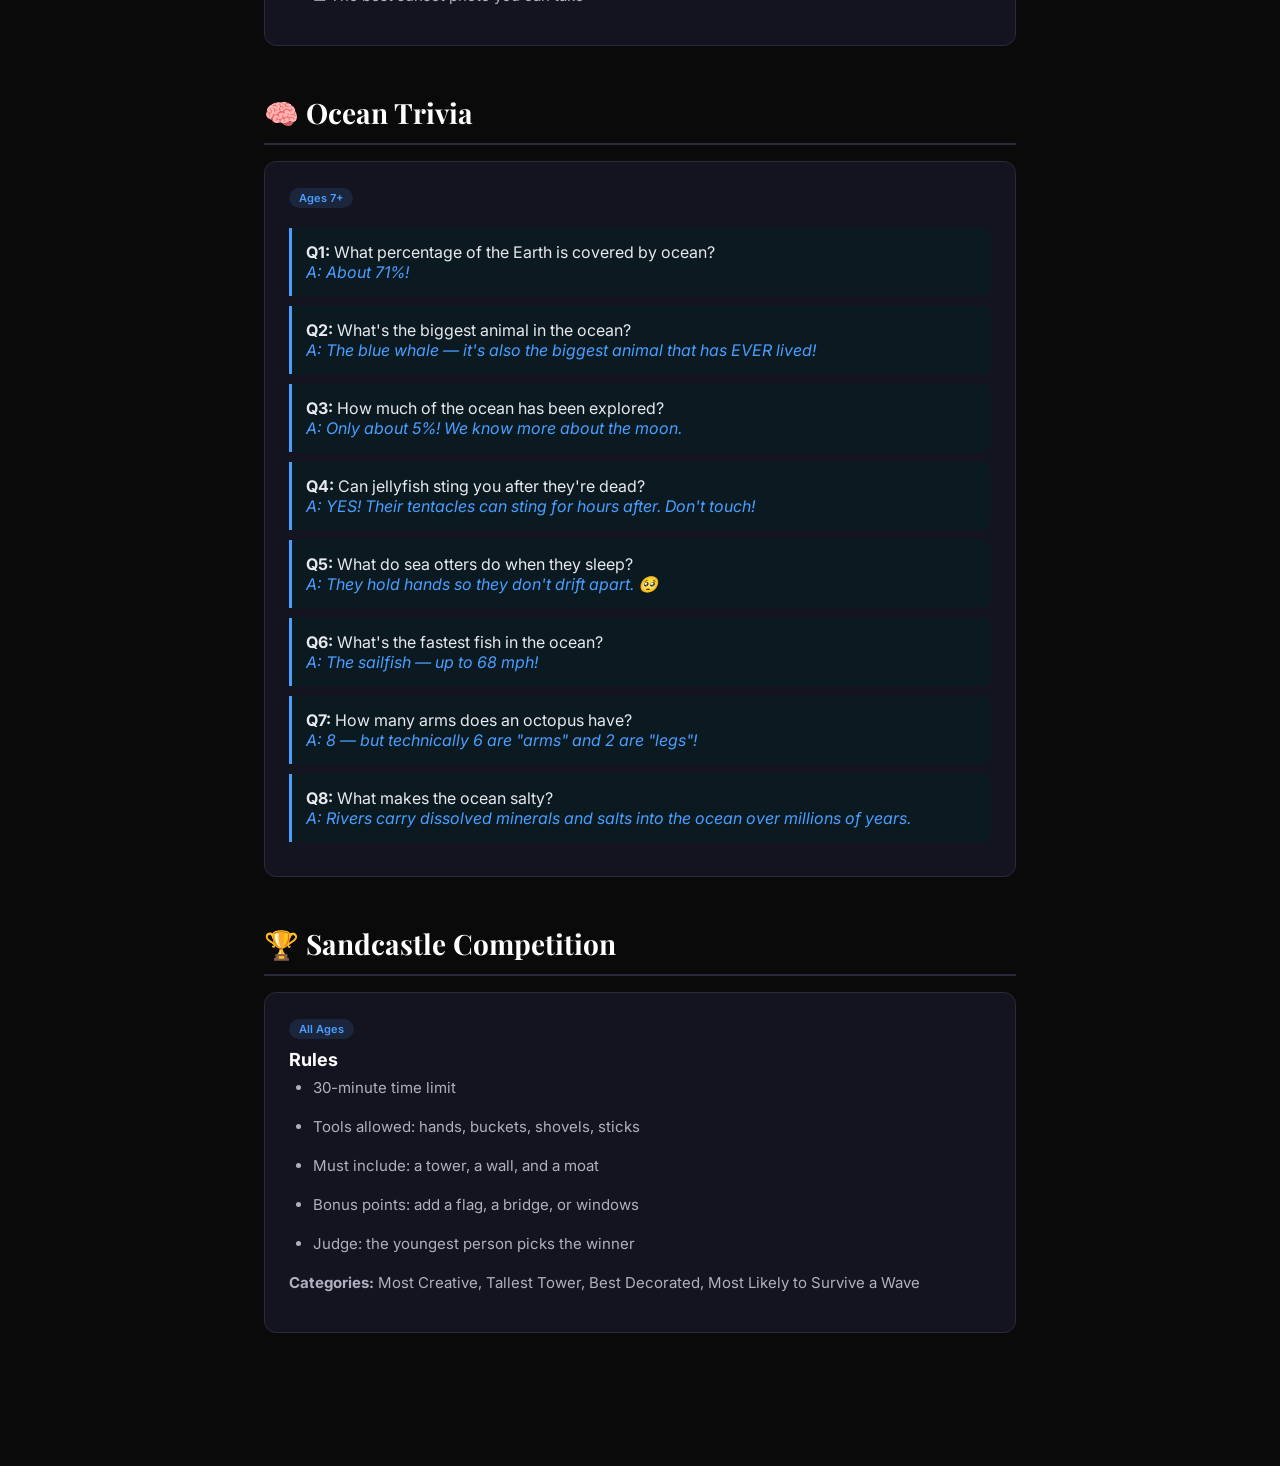
<file: kids-activity.html>
<!DOCTYPE html>
<html lang="en"><head><meta charset="UTF-8"><meta name="viewport" content="width=device-width, initial-scale=1.0">
<title>Adventure Pack — Kids Activity Kit</title>
<link rel="stylesheet" href="style-shared.css">
<style>.cover{background:linear-gradient(135deg,#0a1a2a,#1a2a0a,#0a0a0a)}.cover .sub{color:#4a9eff}.section h3{color:#4a9eff}
.activity{background:#141420;border:1px solid #2a2a3a;border-radius:12px;padding:24px;margin-bottom:14px}
.activity h4{font-size:18px;font-weight:700;color:#fff;margin-bottom:4px}
.age-tag{display:inline-block;background:rgba(74,158,255,0.12);color:#4a9eff;padding:3px 10px;border-radius:12px;font-size:11px;font-weight:600;margin-bottom:10px}
.word-grid{display:grid;grid-template-columns:repeat(12,1fr);gap:2px;font-family:monospace;font-size:16px;text-align:center;margin:12px 0}
.word-grid span{background:#0a0a15;padding:6px 2px;border-radius:3px;color:#e8e8ef}
.trivia-q{background:#0a1a20;border-left:3px solid #4a9eff;padding:14px;margin:10px 0;border-radius:0 8px 8px 0}
</style>
</head><body>
<a class="back" href="index.html">← Back to StayBox</a>
<div class="cover">
  <div style="font-size:14px;color:#4a9eff;font-weight:600;margin-bottom:16px">🧒 KIDS ACTIVITY PACK — SAMPLE</div>
  <h1>Adventure Pack</h1>
  <div class="sub">Beach Vacation Edition — Ages 5-12</div>
  <p>Word searches, trivia, scavenger hunts, and challenges to keep young explorers busy and off screens.</p>
</div>
<div class="content">
  <div class="section">
    <h2>🔍 Beach Word Search</h2>
    <div class="activity">
      <span class="age-tag">Ages 5+</span>
      <p>Find these 10 words: SHELL, WAVE, SAND, CRAB, SURF, TIDE, BOAT, FISH, CORAL, BEACH</p>
      <div class="word-grid">
        <span>S</span><span>H</span><span>E</span><span>L</span><span>L</span><span>B</span><span>W</span><span>A</span><span>V</span><span>E</span><span>T</span><span>Q</span>
        <span>C</span><span>O</span><span>R</span><span>A</span><span>L</span><span>E</span><span>F</span><span>I</span><span>S</span><span>H</span><span>I</span><span>M</span>
        <span>R</span><span>P</span><span>S</span><span>A</span><span>N</span><span>D</span><span>K</span><span>J</span><span>U</span><span>B</span><span>D</span><span>X</span>
        <span>A</span><span>T</span><span>U</span><span>B</span><span>O</span><span>A</span><span>T</span><span>L</span><span>R</span><span>O</span><span>E</span><span>W</span>
        <span>B</span><span>E</span><span>A</span><span>C</span><span>H</span><span>N</span><span>V</span><span>F</span><span>F</span><span>Z</span><span>R</span><span>Y</span>
      </div>
    </div>
  </div>

  <div class="section">
    <h2>🏖️ Beach Scavenger Hunt</h2>
    <div class="activity">
      <span class="age-tag">Ages 5-12</span>
      <h4>Find all 15 to win!</h4>
      <p>Check them off as you go. Take photos for proof!</p>
      <ul>
        <li>☐ A shell bigger than your hand</li>
        <li>☐ A piece of sea glass</li>
        <li>☐ Three different colored shells</li>
        <li>☐ A bird footprint in the sand</li>
        <li>☐ Something that floats</li>
        <li>☐ A rock with stripes</li>
        <li>☐ A piece of driftwood shaped like a letter</li>
        <li>☐ A crab (alive! don't touch)</li>
        <li>☐ Seaweed longer than your arm</li>
        <li>☐ A perfect sand dollar</li>
        <li>☐ Someone building a sandcastle</li>
        <li>☐ A dog playing in the waves</li>
        <li>☐ A boat on the horizon</li>
        <li>☐ Your own shadow doing a funny pose</li>
        <li>☐ The best sunset photo you can take</li>
      </ul>
    </div>
  </div>

  <div class="section">
    <h2>🧠 Ocean Trivia</h2>
    <div class="activity">
      <span class="age-tag">Ages 7+</span>
      <div class="trivia-q"><strong>Q1:</strong> What percentage of the Earth is covered by ocean? <br><em style="color:#4a9eff">A: About 71%!</em></div>
      <div class="trivia-q"><strong>Q2:</strong> What's the biggest animal in the ocean? <br><em style="color:#4a9eff">A: The blue whale — it's also the biggest animal that has EVER lived!</em></div>
      <div class="trivia-q"><strong>Q3:</strong> How much of the ocean has been explored? <br><em style="color:#4a9eff">A: Only about 5%! We know more about the moon.</em></div>
      <div class="trivia-q"><strong>Q4:</strong> Can jellyfish sting you after they're dead? <br><em style="color:#4a9eff">A: YES! Their tentacles can sting for hours after. Don't touch!</em></div>
      <div class="trivia-q"><strong>Q5:</strong> What do sea otters do when they sleep? <br><em style="color:#4a9eff">A: They hold hands so they don't drift apart. 🥺</em></div>
      <div class="trivia-q"><strong>Q6:</strong> What's the fastest fish in the ocean? <br><em style="color:#4a9eff">A: The sailfish — up to 68 mph!</em></div>
      <div class="trivia-q"><strong>Q7:</strong> How many arms does an octopus have? <br><em style="color:#4a9eff">A: 8 — but technically 6 are "arms" and 2 are "legs"!</em></div>
      <div class="trivia-q"><strong>Q8:</strong> What makes the ocean salty? <br><em style="color:#4a9eff">A: Rivers carry dissolved minerals and salts into the ocean over millions of years.</em></div>
    </div>
  </div>

  <div class="section">
    <h2>🏆 Sandcastle Competition</h2>
    <div class="activity">
      <span class="age-tag">All Ages</span>
      <h4>Rules</h4>
      <ul>
        <li>30-minute time limit</li>
        <li>Tools allowed: hands, buckets, shovels, sticks</li>
        <li>Must include: a tower, a wall, and a moat</li>
        <li>Bonus points: add a flag, a bridge, or windows</li>
        <li>Judge: the youngest person picks the winner</li>
      </ul>
      <p><strong>Categories:</strong> Most Creative, Tallest Tower, Best Decorated, Most Likely to Survive a Wave</p>
    </div>
  </div>
</div>
</body></html>
</file>
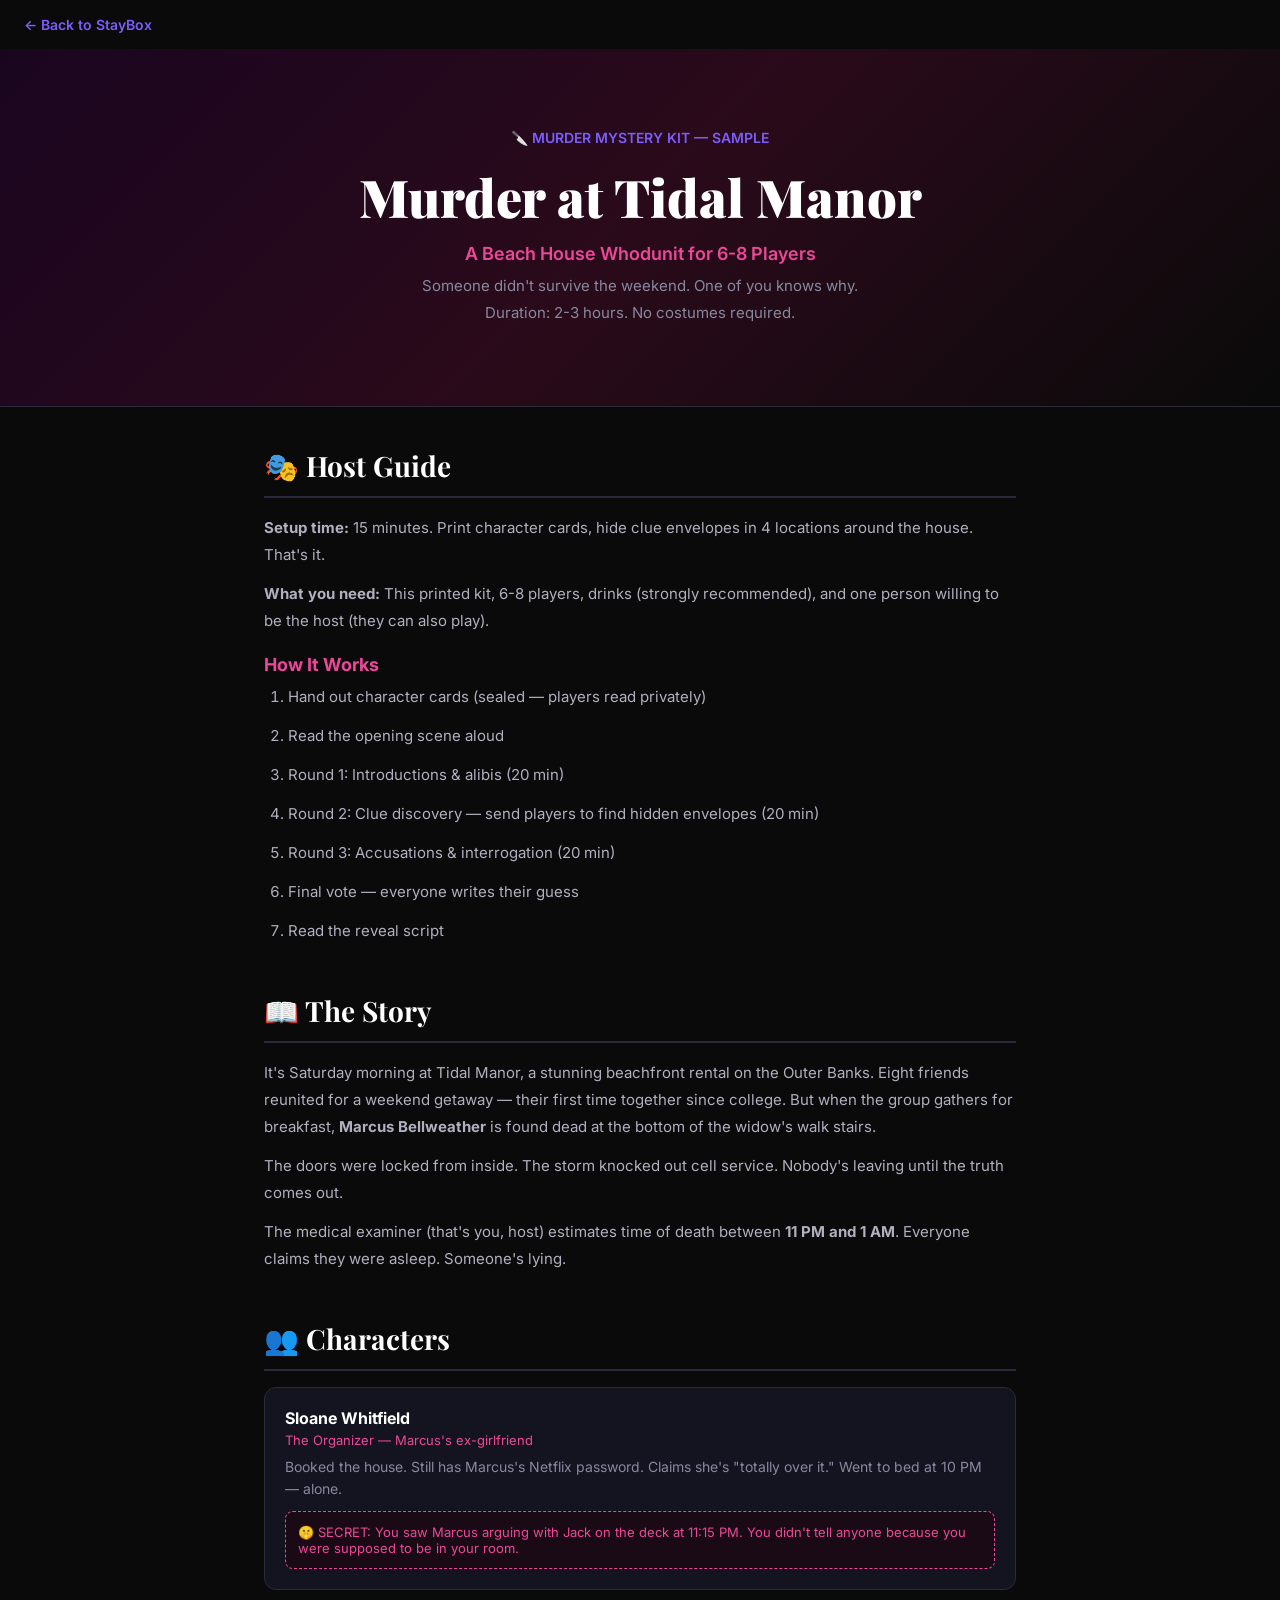
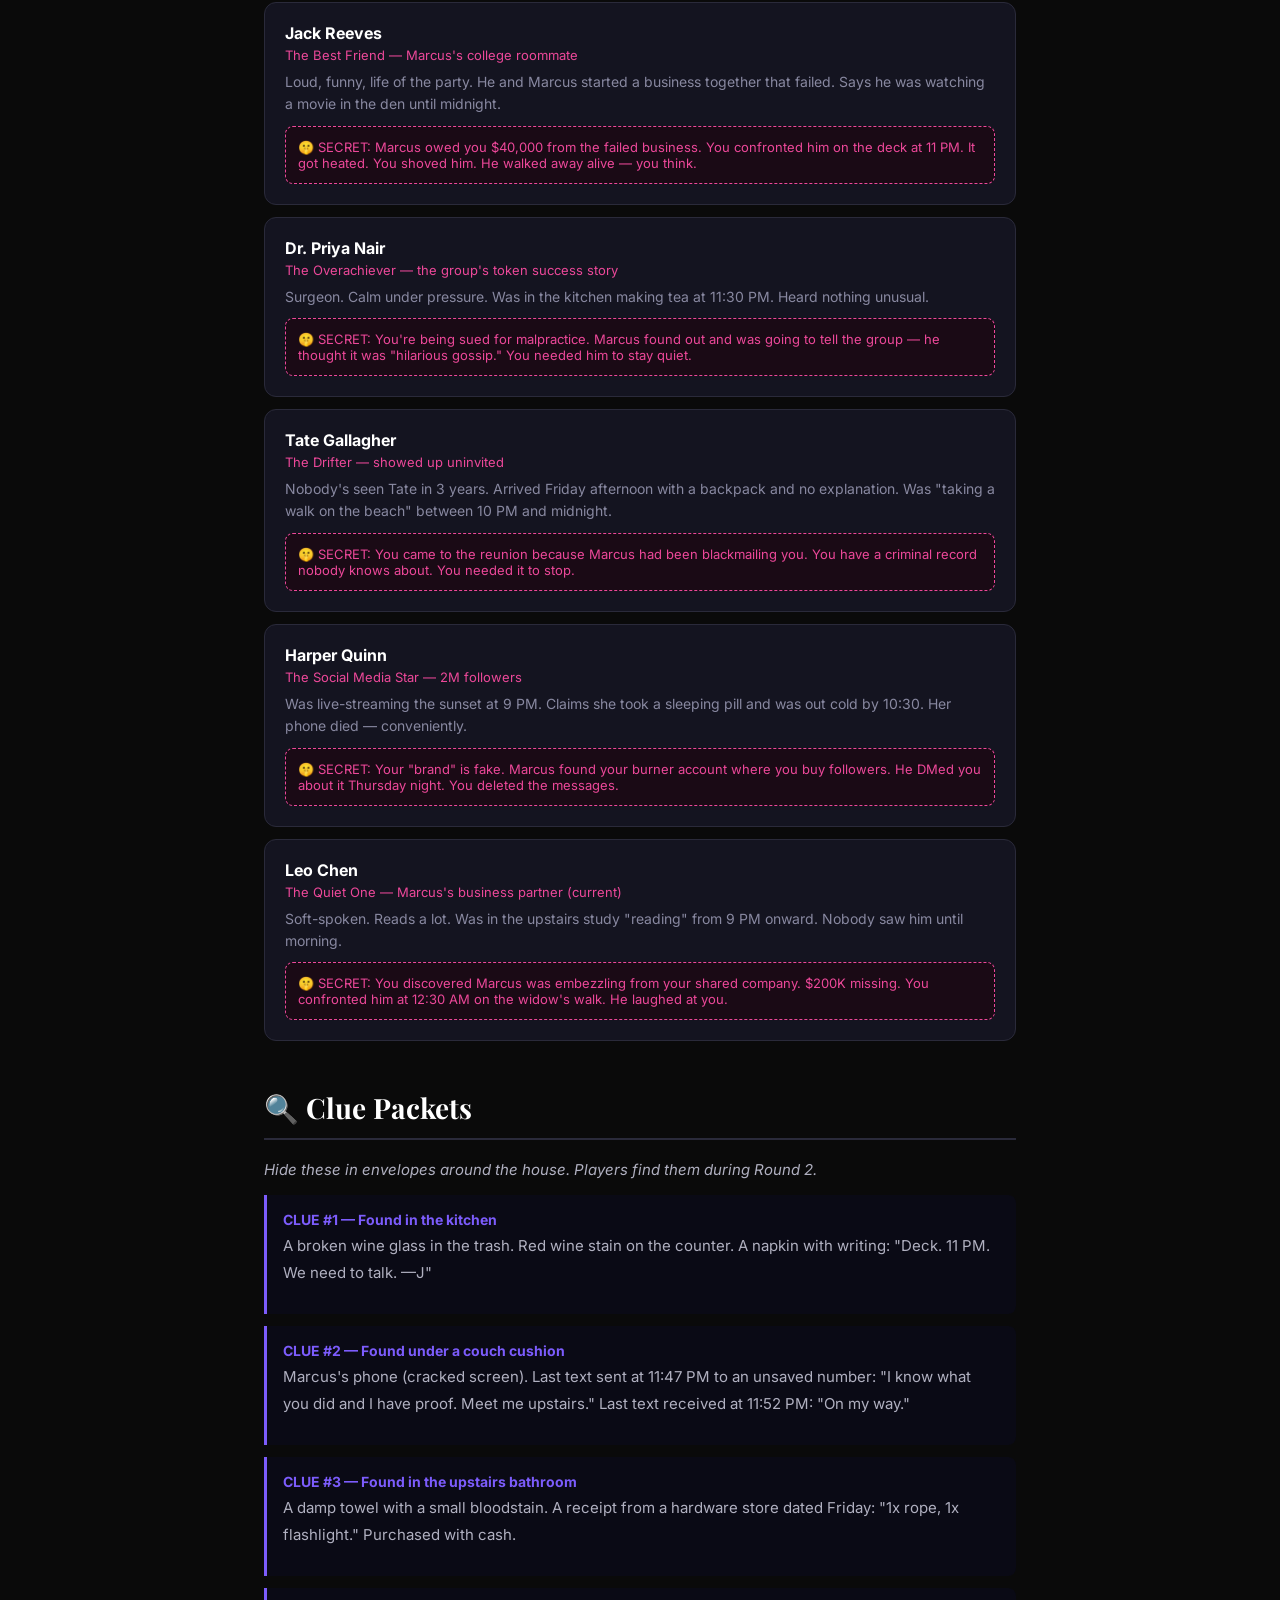
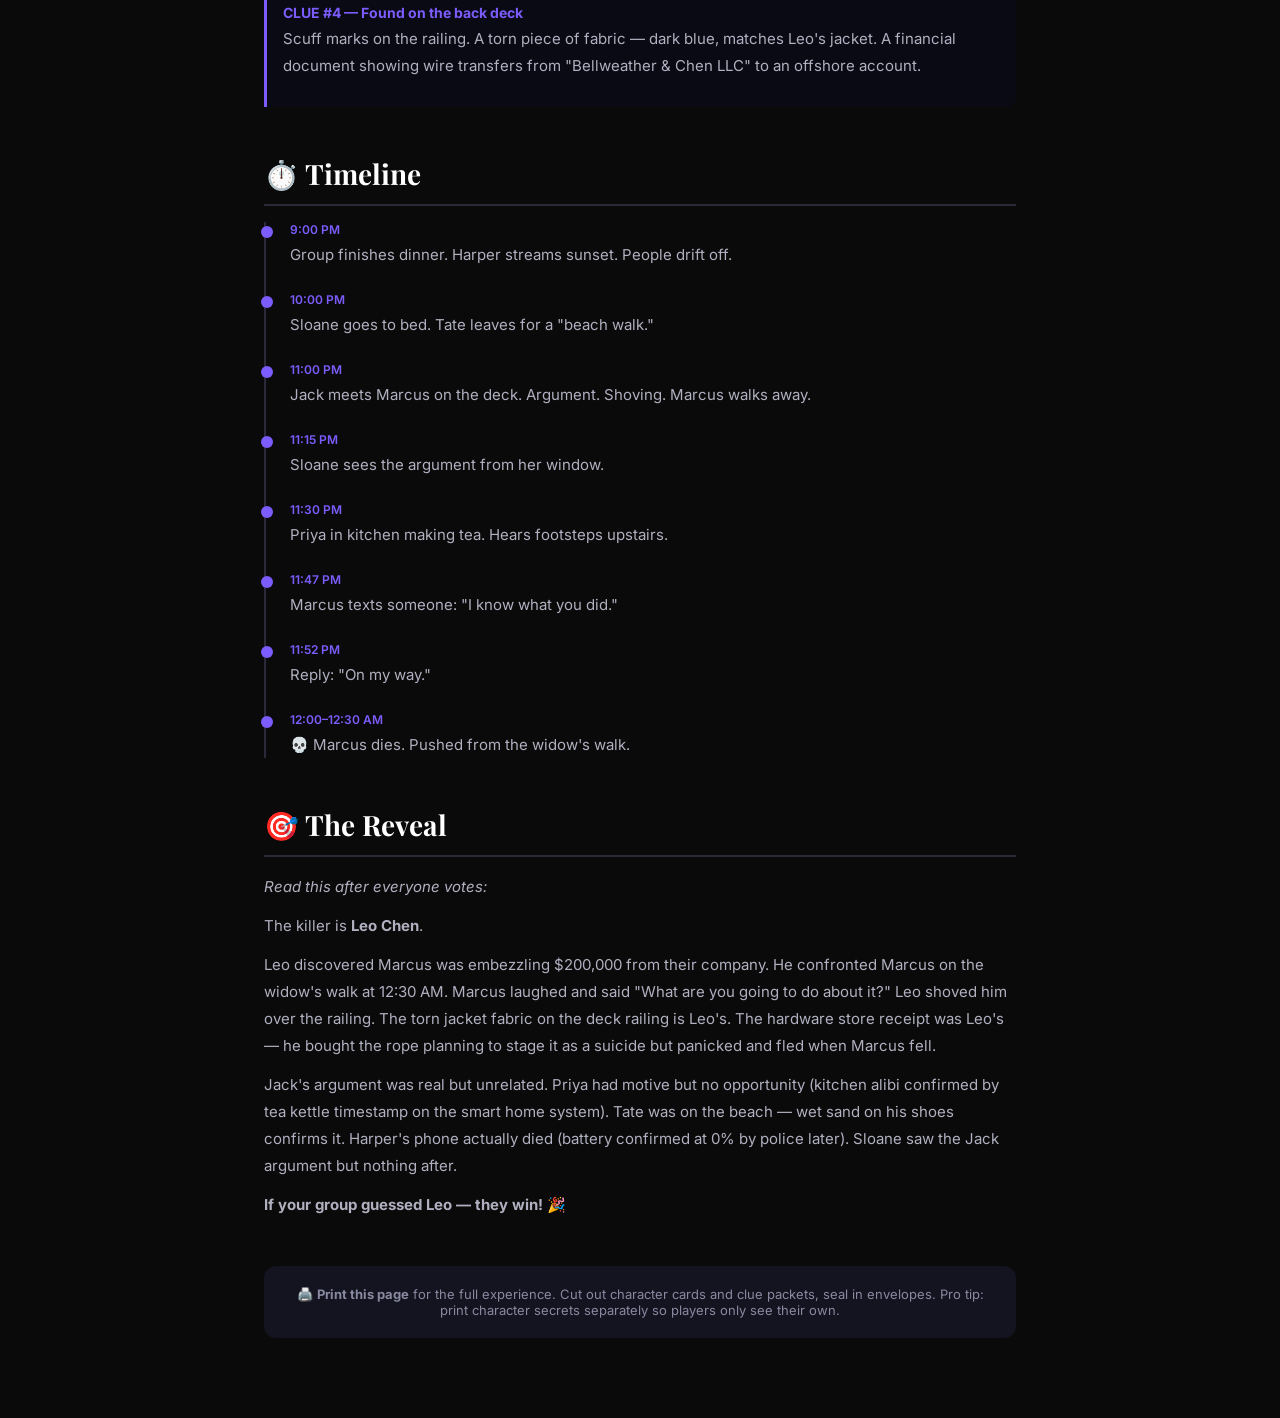
<file: murder-mystery.html>
<!DOCTYPE html>
<html lang="en">
<head>
<meta charset="UTF-8">
<meta name="viewport" content="width=device-width, initial-scale=1.0">
<title>Murder at Tidal Manor — Murder Mystery Kit</title>
<style>
  @import url('https://fonts.googleapis.com/css2?family=Playfair+Display:wght@700;900&family=Inter:wght@400;500;600;700&display=swap');
  *{margin:0;padding:0;box-sizing:border-box}
  body{font-family:'Inter',sans-serif;background:#0a0a0a;color:#e8e8ef}
  .back{display:inline-block;padding:16px 24px;color:#7c5cfc;text-decoration:none;font-size:14px;font-weight:600}
  .back:hover{text-decoration:underline}
  .cover{text-align:center;padding:80px 24px;background:linear-gradient(135deg,#1a0520 0%,#2a0a1a 50%,#0a0a0a 100%);border-bottom:1px solid #2a2a3a}
  .cover h1{font-family:'Playfair Display',serif;font-size:52px;font-weight:900;margin-bottom:12px;color:#fff}
  .cover .sub{font-size:18px;color:#ec4899;font-weight:600;margin-bottom:8px}
  .cover p{color:#8888a0;max-width:500px;margin:0 auto}
  .content{max-width:800px;margin:0 auto;padding:40px 24px 80px}
  .section{margin-bottom:48px}
  .section h2{font-family:'Playfair Display',serif;font-size:28px;margin-bottom:16px;color:#fff;border-bottom:2px solid #2a2a3a;padding-bottom:12px}
  .section h3{font-size:18px;font-weight:700;color:#ec4899;margin:20px 0 8px}
  p,.section li{font-size:15px;line-height:1.8;color:#b0b0c0;margin-bottom:12px}
  ul,ol{padding-left:24px}
  .char-card{background:#141420;border:1px solid #2a2a3a;border-radius:12px;padding:20px;margin-bottom:12px}
  .char-name{font-size:16px;font-weight:700;color:#fff;margin-bottom:4px}
  .char-role{font-size:13px;color:#ec4899;margin-bottom:8px}
  .char-desc{font-size:14px;color:#8888a0;line-height:1.6}
  .char-secret{background:#1a0a15;border:1px dashed #ec4899;border-radius:8px;padding:12px;margin-top:10px;font-size:13px;color:#ec4899}
  .clue-box{background:#0a0a15;border-left:3px solid #7c5cfc;padding:16px;margin:12px 0;border-radius:0 8px 8px 0}
  .clue-box .clue-title{font-weight:700;color:#7c5cfc;margin-bottom:4px;font-size:14px}
  .timeline{position:relative;padding-left:24px;border-left:2px solid #2a2a3a}
  .timeline-item{margin-bottom:24px;position:relative}
  .timeline-item::before{content:'';position:absolute;left:-29px;top:4px;width:12px;height:12px;background:#7c5cfc;border-radius:50%}
  .timeline-time{font-size:12px;color:#7c5cfc;font-weight:600;margin-bottom:4px}
  .print-note{text-align:center;padding:20px;background:#141420;border-radius:12px;margin-top:40px;font-size:13px;color:#8888a0}
  @media print{body{background:#fff;color:#222}.cover{background:#f5f5f5;border:none}.cover h1{color:#222}.char-card{border-color:#ddd;background:#fafafa}.clue-box{background:#f0f0f5}}
  @media(max-width:480px){.cover h1{font-size:32px}.section h2{font-size:22px}}
</style>
</head>
<body>
<a class="back" href="index.html">← Back to StayBox</a>

<div class="cover">
  <div style="font-size:14px;color:#7c5cfc;font-weight:600;margin-bottom:16px">🔪 MURDER MYSTERY KIT — SAMPLE</div>
  <h1>Murder at Tidal Manor</h1>
  <div class="sub">A Beach House Whodunit for 6-8 Players</div>
  <p>Someone didn't survive the weekend. One of you knows why. Duration: 2-3 hours. No costumes required.</p>
</div>

<div class="content">
  <div class="section">
    <h2>🎭 Host Guide</h2>
    <p><strong>Setup time:</strong> 15 minutes. Print character cards, hide clue envelopes in 4 locations around the house. That's it.</p>
    <p><strong>What you need:</strong> This printed kit, 6-8 players, drinks (strongly recommended), and one person willing to be the host (they can also play).</p>

    <h3>How It Works</h3>
    <ol>
      <li>Hand out character cards (sealed — players read privately)</li>
      <li>Read the opening scene aloud</li>
      <li>Round 1: Introductions & alibis (20 min)</li>
      <li>Round 2: Clue discovery — send players to find hidden envelopes (20 min)</li>
      <li>Round 3: Accusations & interrogation (20 min)</li>
      <li>Final vote — everyone writes their guess</li>
      <li>Read the reveal script</li>
    </ol>
  </div>

  <div class="section">
    <h2>📖 The Story</h2>
    <p>It's Saturday morning at Tidal Manor, a stunning beachfront rental on the Outer Banks. Eight friends reunited for a weekend getaway — their first time together since college. But when the group gathers for breakfast, <strong>Marcus Bellweather</strong> is found dead at the bottom of the widow's walk stairs.</p>
    <p>The doors were locked from inside. The storm knocked out cell service. Nobody's leaving until the truth comes out.</p>
    <p>The medical examiner (that's you, host) estimates time of death between <strong>11 PM and 1 AM</strong>. Everyone claims they were asleep. Someone's lying.</p>
  </div>

  <div class="section">
    <h2>👥 Characters</h2>

    <div class="char-card">
      <div class="char-name">Sloane Whitfield</div>
      <div class="char-role">The Organizer — Marcus's ex-girlfriend</div>
      <div class="char-desc">Booked the house. Still has Marcus's Netflix password. Claims she's "totally over it." Went to bed at 10 PM — alone.</div>
      <div class="char-secret">🤫 SECRET: You saw Marcus arguing with Jack on the deck at 11:15 PM. You didn't tell anyone because you were supposed to be in your room.</div>
    </div>

    <div class="char-card">
      <div class="char-name">Jack Reeves</div>
      <div class="char-role">The Best Friend — Marcus's college roommate</div>
      <div class="char-desc">Loud, funny, life of the party. He and Marcus started a business together that failed. Says he was watching a movie in the den until midnight.</div>
      <div class="char-secret">🤫 SECRET: Marcus owed you $40,000 from the failed business. You confronted him on the deck at 11 PM. It got heated. You shoved him. He walked away alive — you think.</div>
    </div>

    <div class="char-card">
      <div class="char-name">Dr. Priya Nair</div>
      <div class="char-role">The Overachiever — the group's token success story</div>
      <div class="char-desc">Surgeon. Calm under pressure. Was in the kitchen making tea at 11:30 PM. Heard nothing unusual.</div>
      <div class="char-secret">🤫 SECRET: You're being sued for malpractice. Marcus found out and was going to tell the group — he thought it was "hilarious gossip." You needed him to stay quiet.</div>
    </div>

    <div class="char-card">
      <div class="char-name">Tate Gallagher</div>
      <div class="char-role">The Drifter — showed up uninvited</div>
      <div class="char-desc">Nobody's seen Tate in 3 years. Arrived Friday afternoon with a backpack and no explanation. Was "taking a walk on the beach" between 10 PM and midnight.</div>
      <div class="char-secret">🤫 SECRET: You came to the reunion because Marcus had been blackmailing you. You have a criminal record nobody knows about. You needed it to stop.</div>
    </div>

    <div class="char-card">
      <div class="char-name">Harper Quinn</div>
      <div class="char-role">The Social Media Star — 2M followers</div>
      <div class="char-desc">Was live-streaming the sunset at 9 PM. Claims she took a sleeping pill and was out cold by 10:30. Her phone died — conveniently.</div>
      <div class="char-secret">🤫 SECRET: Your "brand" is fake. Marcus found your burner account where you buy followers. He DMed you about it Thursday night. You deleted the messages.</div>
    </div>

    <div class="char-card">
      <div class="char-name">Leo Chen</div>
      <div class="char-role">The Quiet One — Marcus's business partner (current)</div>
      <div class="char-desc">Soft-spoken. Reads a lot. Was in the upstairs study "reading" from 9 PM onward. Nobody saw him until morning.</div>
      <div class="char-secret">🤫 SECRET: You discovered Marcus was embezzling from your shared company. $200K missing. You confronted him at 12:30 AM on the widow's walk. He laughed at you.</div>
    </div>
  </div>

  <div class="section">
    <h2>🔍 Clue Packets</h2>
    <p><em>Hide these in envelopes around the house. Players find them during Round 2.</em></p>

    <div class="clue-box">
      <div class="clue-title">CLUE #1 — Found in the kitchen</div>
      <p>A broken wine glass in the trash. Red wine stain on the counter. A napkin with writing: "Deck. 11 PM. We need to talk. —J"</p>
    </div>

    <div class="clue-box">
      <div class="clue-title">CLUE #2 — Found under a couch cushion</div>
      <p>Marcus's phone (cracked screen). Last text sent at 11:47 PM to an unsaved number: "I know what you did and I have proof. Meet me upstairs." Last text received at 11:52 PM: "On my way."</p>
    </div>

    <div class="clue-box">
      <div class="clue-title">CLUE #3 — Found in the upstairs bathroom</div>
      <p>A damp towel with a small bloodstain. A receipt from a hardware store dated Friday: "1x rope, 1x flashlight." Purchased with cash.</p>
    </div>

    <div class="clue-box">
      <div class="clue-title">CLUE #4 — Found on the back deck</div>
      <p>Scuff marks on the railing. A torn piece of fabric — dark blue, matches Leo's jacket. A financial document showing wire transfers from "Bellweather & Chen LLC" to an offshore account.</p>
    </div>
  </div>

  <div class="section">
    <h2>⏱️ Timeline</h2>
    <div class="timeline">
      <div class="timeline-item">
        <div class="timeline-time">9:00 PM</div>
        <p>Group finishes dinner. Harper streams sunset. People drift off.</p>
      </div>
      <div class="timeline-item">
        <div class="timeline-time">10:00 PM</div>
        <p>Sloane goes to bed. Tate leaves for a "beach walk."</p>
      </div>
      <div class="timeline-item">
        <div class="timeline-time">11:00 PM</div>
        <p>Jack meets Marcus on the deck. Argument. Shoving. Marcus walks away.</p>
      </div>
      <div class="timeline-item">
        <div class="timeline-time">11:15 PM</div>
        <p>Sloane sees the argument from her window.</p>
      </div>
      <div class="timeline-item">
        <div class="timeline-time">11:30 PM</div>
        <p>Priya in kitchen making tea. Hears footsteps upstairs.</p>
      </div>
      <div class="timeline-item">
        <div class="timeline-time">11:47 PM</div>
        <p>Marcus texts someone: "I know what you did."</p>
      </div>
      <div class="timeline-item">
        <div class="timeline-time">11:52 PM</div>
        <p>Reply: "On my way." </p>
      </div>
      <div class="timeline-item">
        <div class="timeline-time">12:00–12:30 AM</div>
        <p>💀 Marcus dies. Pushed from the widow's walk.</p>
      </div>
    </div>
  </div>

  <div class="section">
    <h2>🎯 The Reveal</h2>
    <p><em>Read this after everyone votes:</em></p>
    <p>The killer is <strong>Leo Chen</strong>.</p>
    <p>Leo discovered Marcus was embezzling $200,000 from their company. He confronted Marcus on the widow's walk at 12:30 AM. Marcus laughed and said "What are you going to do about it?" Leo shoved him over the railing. The torn jacket fabric on the deck railing is Leo's. The hardware store receipt was Leo's — he bought the rope planning to stage it as a suicide but panicked and fled when Marcus fell.</p>
    <p>Jack's argument was real but unrelated. Priya had motive but no opportunity (kitchen alibi confirmed by tea kettle timestamp on the smart home system). Tate was on the beach — wet sand on his shoes confirms it. Harper's phone actually died (battery confirmed at 0% by police later). Sloane saw the Jack argument but nothing after.</p>
    <p><strong>If your group guessed Leo — they win! 🎉</strong></p>
  </div>

  <div class="print-note">
    🖨️ <strong>Print this page</strong> for the full experience. Cut out character cards and clue packets, seal in envelopes. Pro tip: print character secrets separately so players only see their own.
  </div>
</div>
</body>
</html>
</file>
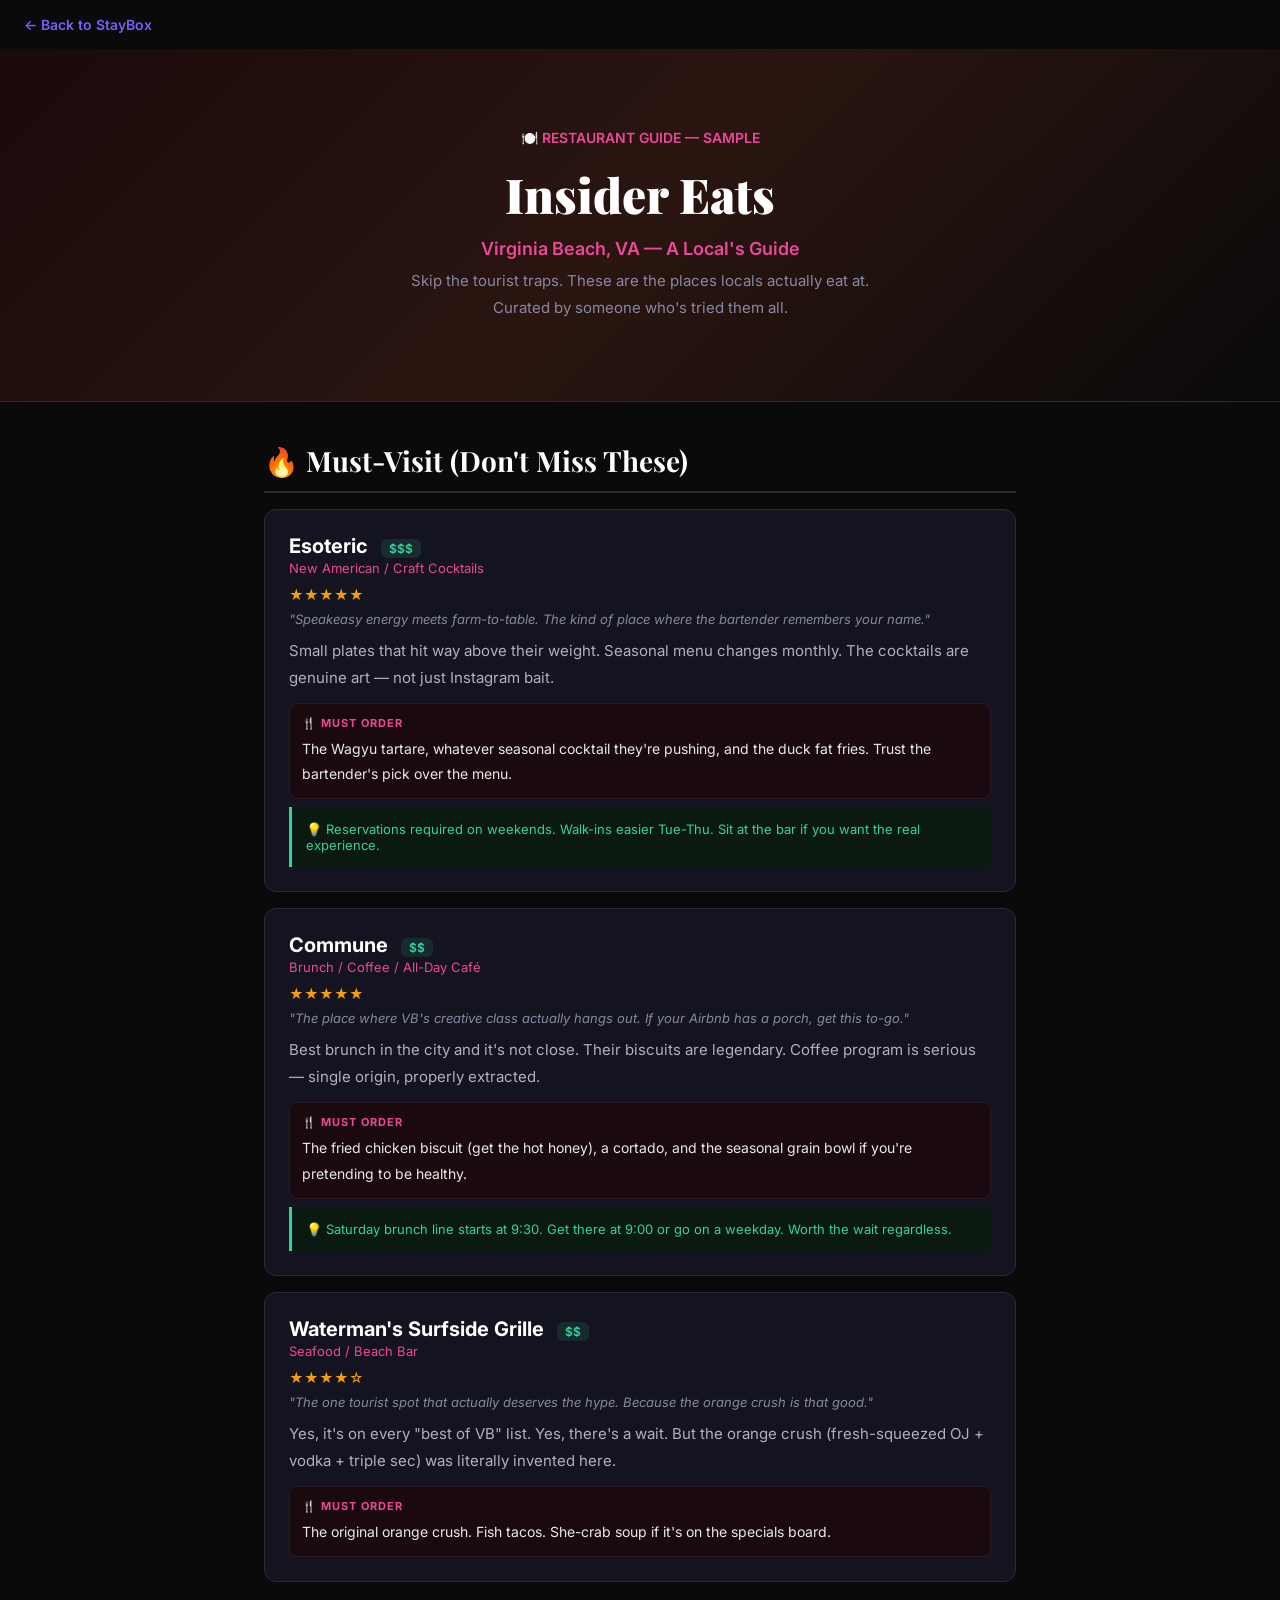
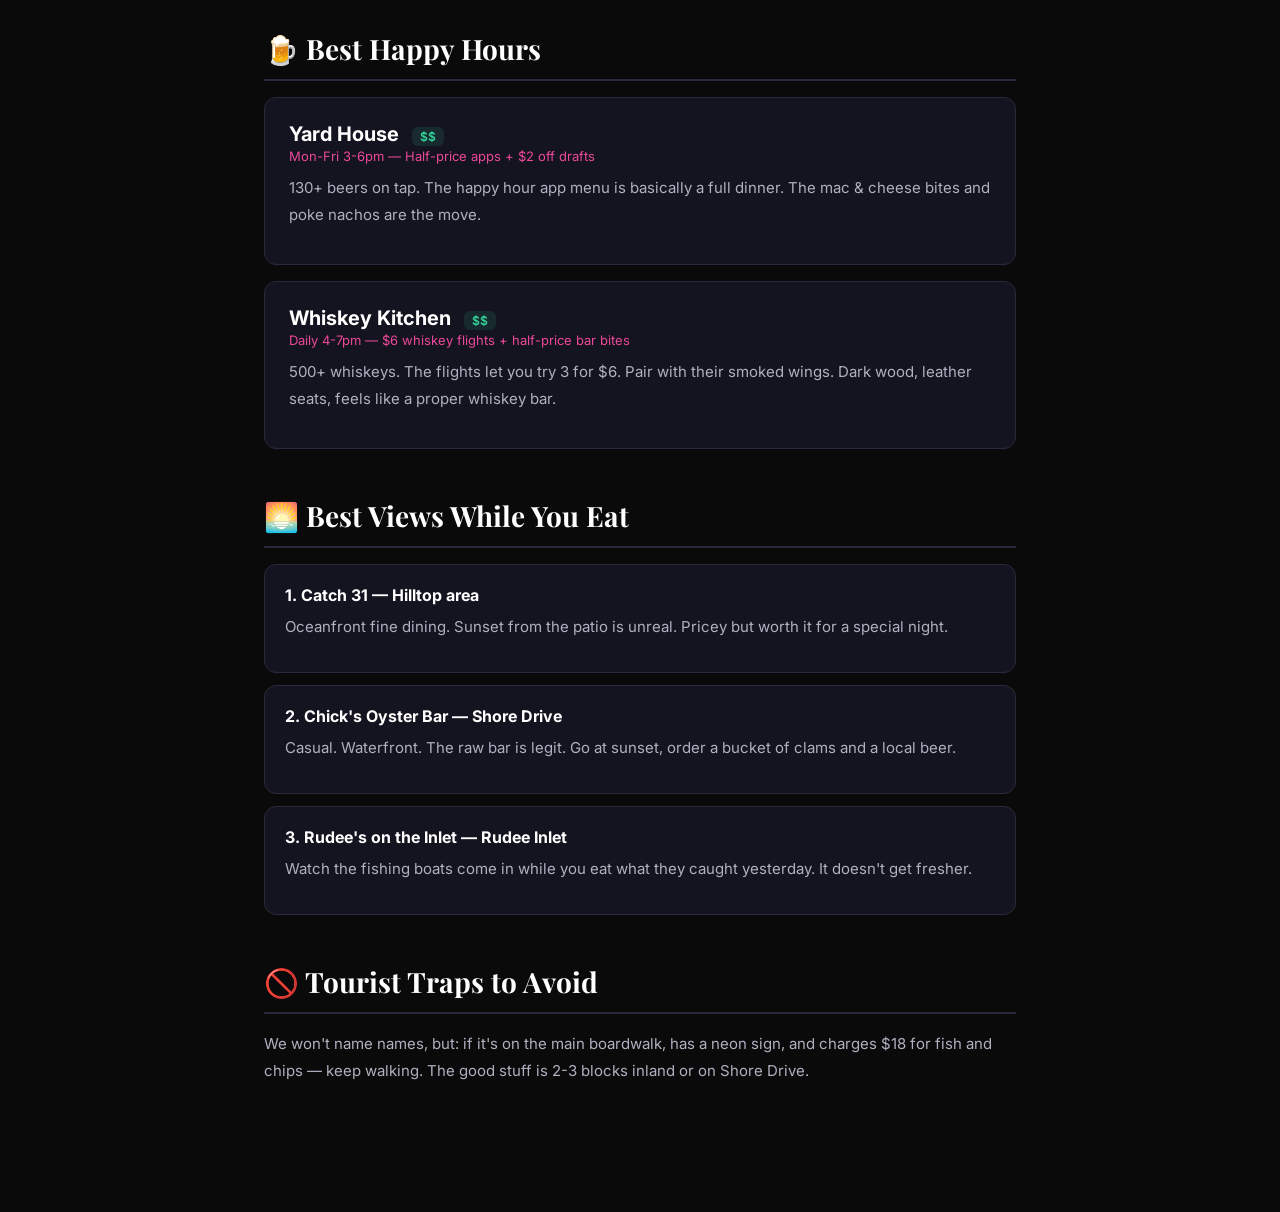
<file: restaurant-guide.html>
<!DOCTYPE html>
<html lang="en"><head><meta charset="UTF-8"><meta name="viewport" content="width=device-width, initial-scale=1.0">
<title>Insider Eats — Virginia Beach Restaurant Guide</title>
<link rel="stylesheet" href="style-shared.css">
<style>.cover{background:linear-gradient(135deg,#1a0a0a,#2a1510,#0a0a0a)}.cover .sub{color:#ec4899}.section h3{color:#ec4899}.accent-box{border-color:#ec4899;background:#1a0a10}
.resto{background:#141420;border:1px solid #2a2a3a;border-radius:12px;padding:24px;margin-bottom:16px}
.resto-name{font-size:20px;font-weight:700;color:#fff;margin-bottom:2px}
.resto-type{font-size:13px;color:#ec4899;margin-bottom:10px}
.resto-vibe{font-size:13px;color:#8888a0;margin-bottom:10px;font-style:italic}
.must-order{background:#1a0a10;border:1px solid #2a1a2a;border-radius:8px;padding:12px;margin-top:10px}
.must-label{font-size:11px;font-weight:700;color:#ec4899;text-transform:uppercase;letter-spacing:1px;margin-bottom:6px}
.stars{color:#f59e0b;font-size:14px;margin-bottom:8px}
.price{display:inline-block;background:rgba(52,211,153,0.12);color:#34d399;padding:2px 8px;border-radius:6px;font-size:12px;font-weight:600;margin-left:8px}
.tip{background:#0a1a10;border-left:3px solid #34d399;padding:14px;border-radius:0 8px 8px 0;margin-top:8px;font-size:13px;color:#34d399}
</style>
</head><body>
<a class="back" href="index.html">← Back to StayBox</a>
<div class="cover">
  <div style="font-size:14px;color:#ec4899;font-weight:600;margin-bottom:16px">🍽️ RESTAURANT GUIDE — SAMPLE</div>
  <h1>Insider Eats</h1>
  <div class="sub">Virginia Beach, VA — A Local's Guide</div>
  <p>Skip the tourist traps. These are the places locals actually eat at. Curated by someone who's tried them all.</p>
</div>
<div class="content">
  <div class="section">
    <h2>🔥 Must-Visit (Don't Miss These)</h2>

    <div class="resto">
      <div class="resto-name">Esoteric <span class="price">$$$</span></div>
      <div class="resto-type">New American / Craft Cocktails</div>
      <div class="stars">★★★★★</div>
      <div class="resto-vibe">"Speakeasy energy meets farm-to-table. The kind of place where the bartender remembers your name."</div>
      <p>Small plates that hit way above their weight. Seasonal menu changes monthly. The cocktails are genuine art — not just Instagram bait.</p>
      <div class="must-order">
        <div class="must-label">🍴 Must Order</div>
        <p style="margin:0;font-size:14px;color:#e8e8ef">The Wagyu tartare, whatever seasonal cocktail they're pushing, and the duck fat fries. Trust the bartender's pick over the menu.</p>
      </div>
      <div class="tip">💡 Reservations required on weekends. Walk-ins easier Tue-Thu. Sit at the bar if you want the real experience.</div>
    </div>

    <div class="resto">
      <div class="resto-name">Commune <span class="price">$$</span></div>
      <div class="resto-type">Brunch / Coffee / All-Day Café</div>
      <div class="stars">★★★★★</div>
      <div class="resto-vibe">"The place where VB's creative class actually hangs out. If your Airbnb has a porch, get this to-go."</div>
      <p>Best brunch in the city and it's not close. Their biscuits are legendary. Coffee program is serious — single origin, properly extracted.</p>
      <div class="must-order">
        <div class="must-label">🍴 Must Order</div>
        <p style="margin:0;font-size:14px;color:#e8e8ef">The fried chicken biscuit (get the hot honey), a cortado, and the seasonal grain bowl if you're pretending to be healthy.</p>
      </div>
      <div class="tip">💡 Saturday brunch line starts at 9:30. Get there at 9:00 or go on a weekday. Worth the wait regardless.</div>
    </div>

    <div class="resto">
      <div class="resto-name">Waterman's Surfside Grille <span class="price">$$</span></div>
      <div class="resto-type">Seafood / Beach Bar</div>
      <div class="stars">★★★★☆</div>
      <div class="resto-vibe">"The one tourist spot that actually deserves the hype. Because the orange crush is that good."</div>
      <p>Yes, it's on every "best of VB" list. Yes, there's a wait. But the orange crush (fresh-squeezed OJ + vodka + triple sec) was literally invented here.</p>
      <div class="must-order">
        <div class="must-label">🍴 Must Order</div>
        <p style="margin:0;font-size:14px;color:#e8e8ef">The original orange crush. Fish tacos. She-crab soup if it's on the specials board.</p>
      </div>
    </div>
  </div>

  <div class="section">
    <h2>🍺 Best Happy Hours</h2>

    <div class="resto">
      <div class="resto-name">Yard House <span class="price">$$</span></div>
      <div class="resto-type">Mon-Fri 3-6pm — Half-price apps + $2 off drafts</div>
      <p>130+ beers on tap. The happy hour app menu is basically a full dinner. The mac & cheese bites and poke nachos are the move.</p>
    </div>

    <div class="resto">
      <div class="resto-name">Whiskey Kitchen <span class="price">$$</span></div>
      <div class="resto-type">Daily 4-7pm — $6 whiskey flights + half-price bar bites</div>
      <p>500+ whiskeys. The flights let you try 3 for $6. Pair with their smoked wings. Dark wood, leather seats, feels like a proper whiskey bar.</p>
    </div>
  </div>

  <div class="section">
    <h2>🌅 Best Views While You Eat</h2>
    <div class="card-box">
      <h4>1. Catch 31 — Hilltop area</h4>
      <p>Oceanfront fine dining. Sunset from the patio is unreal. Pricey but worth it for a special night.</p>
    </div>
    <div class="card-box">
      <h4>2. Chick's Oyster Bar — Shore Drive</h4>
      <p>Casual. Waterfront. The raw bar is legit. Go at sunset, order a bucket of clams and a local beer.</p>
    </div>
    <div class="card-box">
      <h4>3. Rudee's on the Inlet — Rudee Inlet</h4>
      <p>Watch the fishing boats come in while you eat what they caught yesterday. It doesn't get fresher.</p>
    </div>
  </div>

  <div class="section">
    <h2>🚫 Tourist Traps to Avoid</h2>
    <p>We won't name names, but: if it's on the main boardwalk, has a neon sign, and charges $18 for fish and chips — keep walking. The good stuff is 2-3 blocks inland or on Shore Drive.</p>
  </div>
</div>
</body></html>
</file>
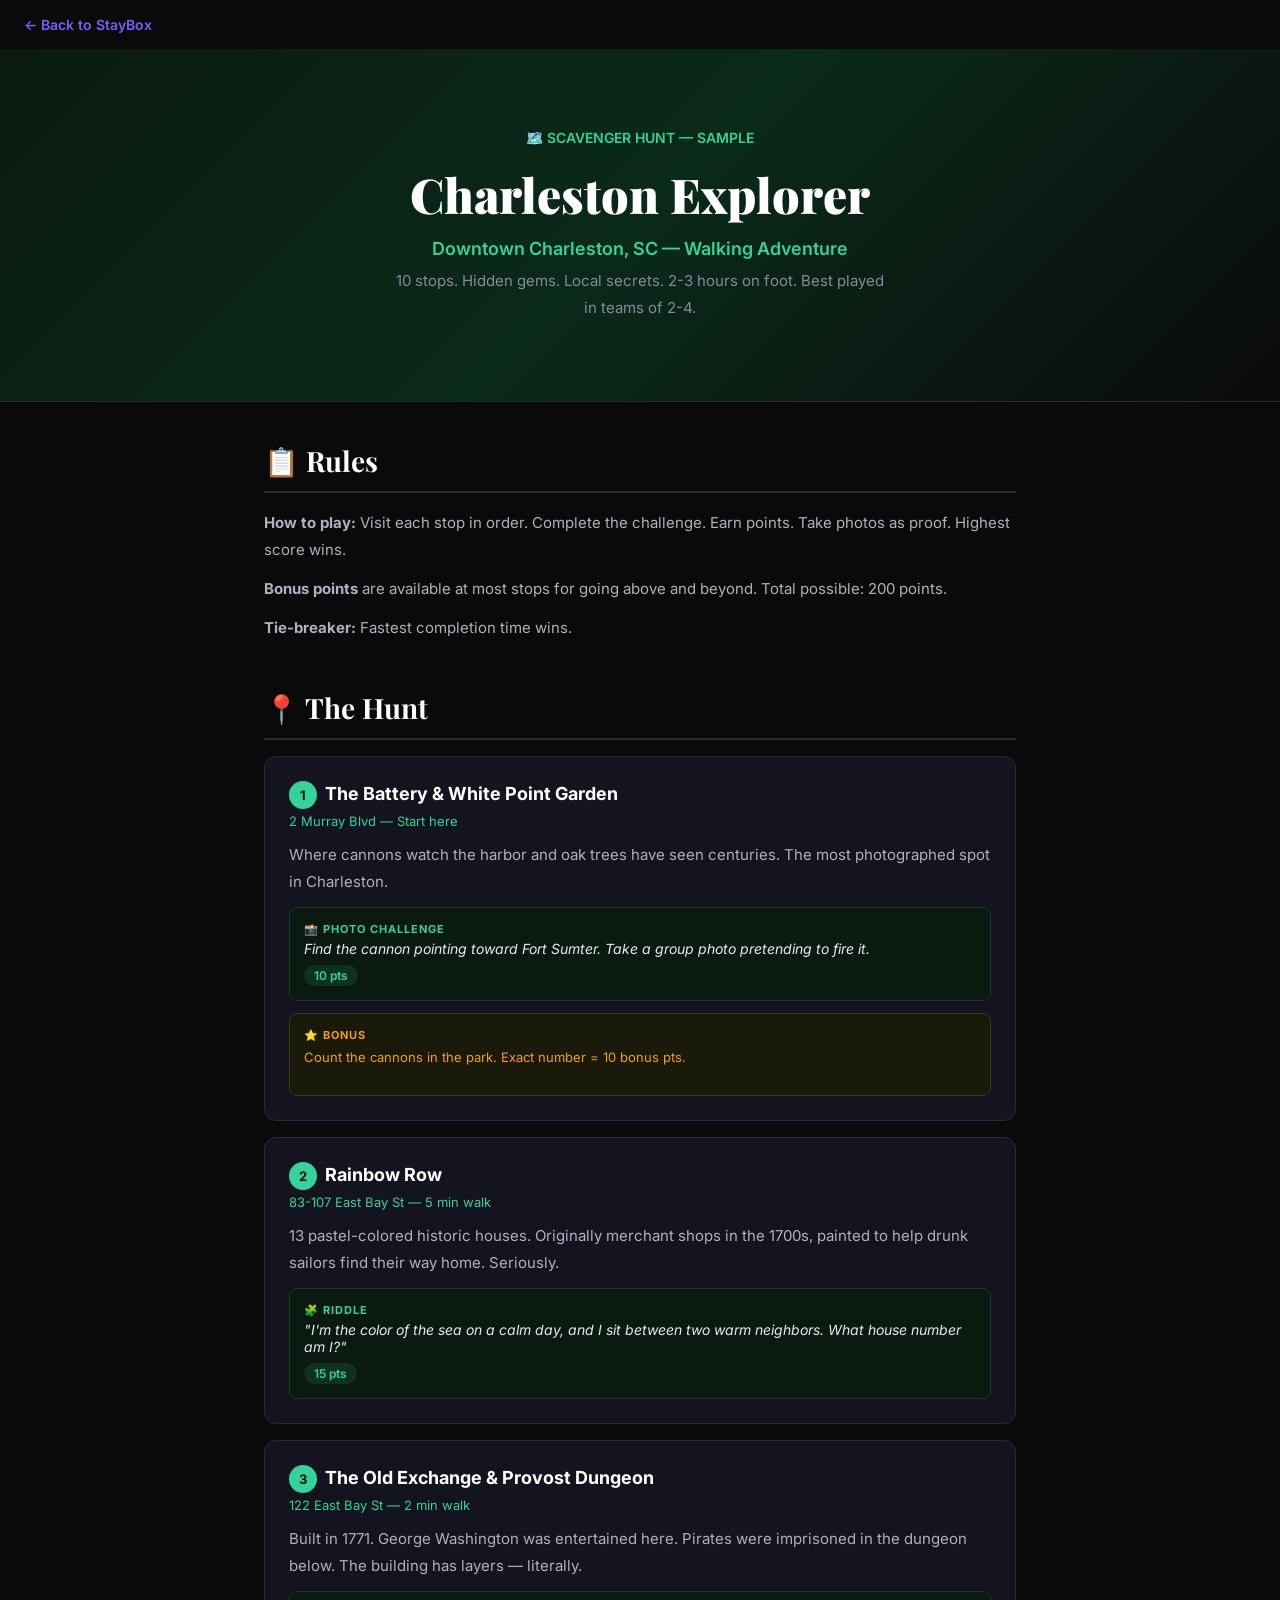
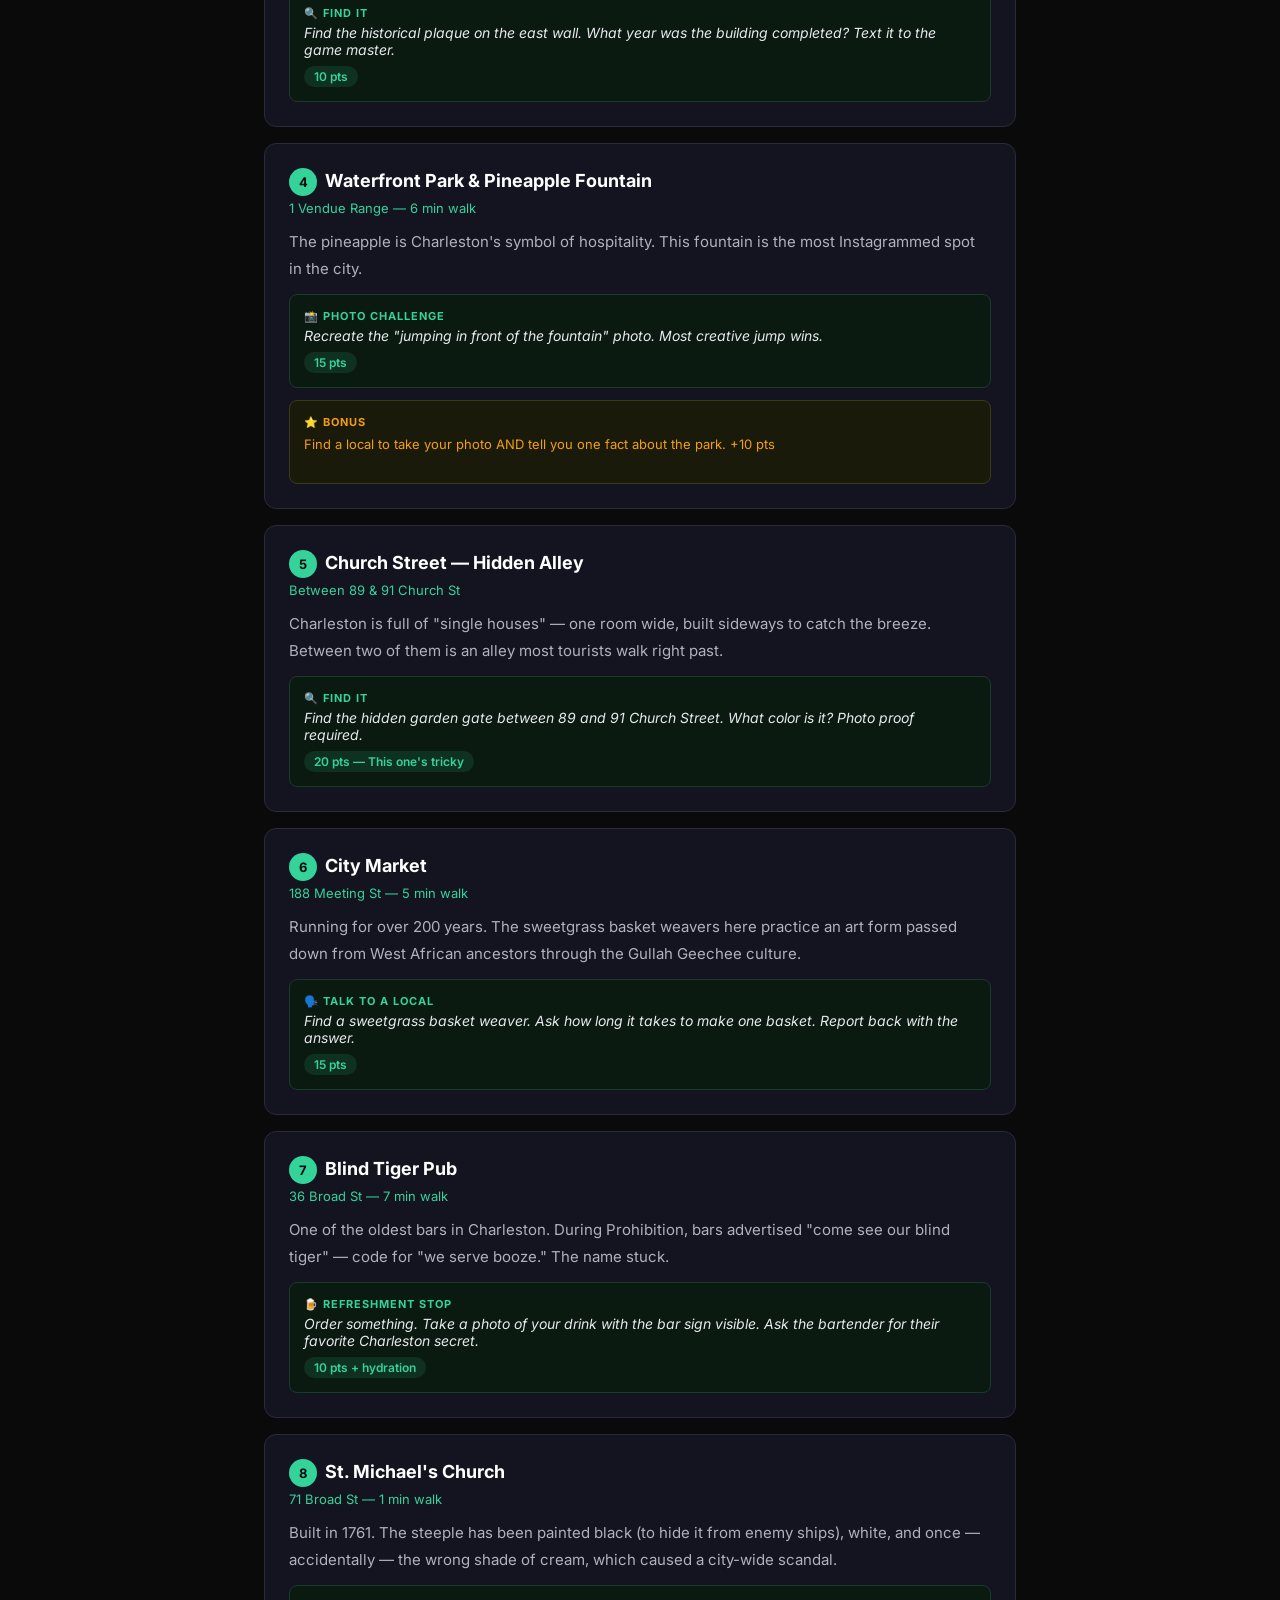
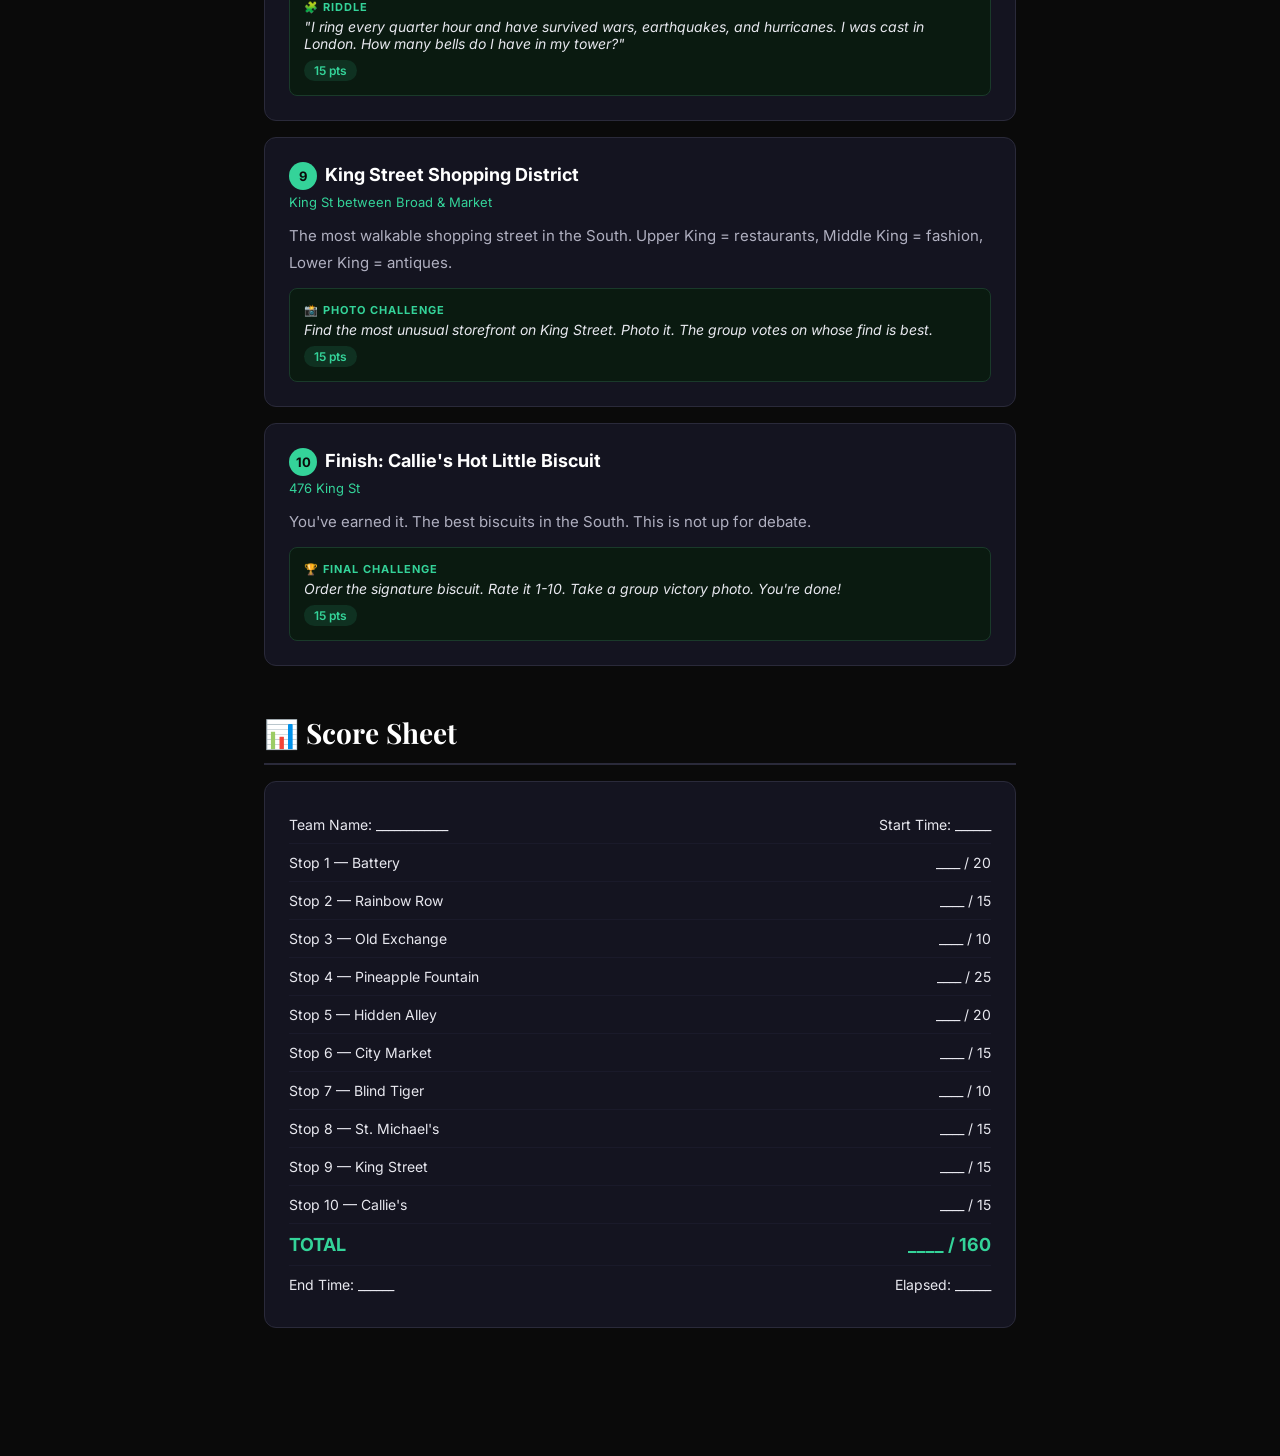
<file: scavenger-hunt.html>
<!DOCTYPE html>
<html lang="en">
<head>
<meta charset="UTF-8">
<meta name="viewport" content="width=device-width, initial-scale=1.0">
<title>Charleston Explorer — Scavenger Hunt</title>
<style>
  @import url('https://fonts.googleapis.com/css2?family=Playfair+Display:wght@700;900&family=Inter:wght@400;500;600;700&display=swap');
  *{margin:0;padding:0;box-sizing:border-box}
  body{font-family:'Inter',sans-serif;background:#0a0a0a;color:#e8e8ef}
  .back{display:inline-block;padding:16px 24px;color:#7c5cfc;text-decoration:none;font-size:14px;font-weight:600}
  .cover{text-align:center;padding:80px 24px;background:linear-gradient(135deg,#0a1a10 0%,#0a2a1a 50%,#0a0a0a 100%);border-bottom:1px solid #2a2a3a}
  .cover h1{font-family:'Playfair Display',serif;font-size:48px;font-weight:900;color:#fff;margin-bottom:12px}
  .cover .sub{font-size:18px;color:#34d399;font-weight:600;margin-bottom:8px}
  .cover p{color:#8888a0;max-width:500px;margin:0 auto}
  .content{max-width:800px;margin:0 auto;padding:40px 24px 80px}
  .section{margin-bottom:48px}
  .section h2{font-family:'Playfair Display',serif;font-size:28px;margin-bottom:16px;color:#fff;border-bottom:2px solid #2a2a3a;padding-bottom:12px}
  p{font-size:15px;line-height:1.8;color:#b0b0c0;margin-bottom:12px}
  .stop{background:#141420;border:1px solid #2a2a3a;border-radius:12px;padding:24px;margin-bottom:16px}
  .stop-num{display:inline-block;background:#34d399;color:#0a0a0a;width:28px;height:28px;border-radius:50%;text-align:center;line-height:28px;font-size:13px;font-weight:700;margin-right:8px}
  .stop-name{font-size:18px;font-weight:700;color:#fff;display:inline}
  .stop-addr{font-size:13px;color:#34d399;margin:4px 0 12px;display:block}
  .challenge{background:#0a1a10;border:1px solid #1a3a2a;border-radius:8px;padding:14px;margin-top:12px}
  .challenge-label{font-size:11px;font-weight:700;color:#34d399;text-transform:uppercase;letter-spacing:1px;margin-bottom:4px}
  .riddle{font-style:italic;color:#e8e8ef;font-size:14px}
  .points{display:inline-block;background:rgba(52,211,153,0.12);color:#34d399;padding:3px 10px;border-radius:12px;font-size:12px;font-weight:600;margin-top:8px}
  .bonus{background:#1a1a0a;border:1px solid #3a3a1a;border-radius:8px;padding:14px;margin-top:12px}
  .bonus-label{font-size:11px;font-weight:700;color:#f59e0b;text-transform:uppercase;letter-spacing:1px;margin-bottom:4px}
  .score-sheet{background:#141420;border:1px solid #2a2a3a;border-radius:12px;padding:24px}
  .score-row{display:flex;justify-content:space-between;padding:10px 0;border-bottom:1px solid #1a1a2a;font-size:14px}
  .score-row:last-child{border:none}
  .total{font-weight:700;color:#34d399;font-size:18px}
  @media(max-width:480px){.cover h1{font-size:32px}}
</style>
</head>
<body>
<a class="back" href="index.html">← Back to StayBox</a>

<div class="cover">
  <div style="font-size:14px;color:#34d399;font-weight:600;margin-bottom:16px">🗺️ SCAVENGER HUNT — SAMPLE</div>
  <h1>Charleston Explorer</h1>
  <div class="sub">Downtown Charleston, SC — Walking Adventure</div>
  <p>10 stops. Hidden gems. Local secrets. 2-3 hours on foot. Best played in teams of 2-4.</p>
</div>

<div class="content">
  <div class="section">
    <h2>📋 Rules</h2>
    <p><strong>How to play:</strong> Visit each stop in order. Complete the challenge. Earn points. Take photos as proof. Highest score wins.</p>
    <p><strong>Bonus points</strong> are available at most stops for going above and beyond. Total possible: 200 points.</p>
    <p><strong>Tie-breaker:</strong> Fastest completion time wins.</p>
  </div>

  <div class="section">
    <h2>📍 The Hunt</h2>

    <div class="stop">
      <span class="stop-num">1</span><div class="stop-name">The Battery & White Point Garden</div>
      <span class="stop-addr">2 Murray Blvd — Start here</span>
      <p>Where cannons watch the harbor and oak trees have seen centuries. The most photographed spot in Charleston.</p>
      <div class="challenge">
        <div class="challenge-label">📸 Photo Challenge</div>
        <div class="riddle">Find the cannon pointing toward Fort Sumter. Take a group photo pretending to fire it.</div>
        <div class="points">10 pts</div>
      </div>
      <div class="bonus">
        <div class="bonus-label">⭐ Bonus</div>
        <p style="font-size:13px;color:#f59e0b">Count the cannons in the park. Exact number = 10 bonus pts.</p>
      </div>
    </div>

    <div class="stop">
      <span class="stop-num">2</span><div class="stop-name">Rainbow Row</div>
      <span class="stop-addr">83-107 East Bay St — 5 min walk</span>
      <p>13 pastel-colored historic houses. Originally merchant shops in the 1700s, painted to help drunk sailors find their way home. Seriously.</p>
      <div class="challenge">
        <div class="challenge-label">🧩 Riddle</div>
        <div class="riddle">"I'm the color of the sea on a calm day, and I sit between two warm neighbors. What house number am I?"</div>
        <div class="points">15 pts</div>
      </div>
    </div>

    <div class="stop">
      <span class="stop-num">3</span><div class="stop-name">The Old Exchange & Provost Dungeon</div>
      <span class="stop-addr">122 East Bay St — 2 min walk</span>
      <p>Built in 1771. George Washington was entertained here. Pirates were imprisoned in the dungeon below. The building has layers — literally.</p>
      <div class="challenge">
        <div class="challenge-label">🔍 Find It</div>
        <div class="riddle">Find the historical plaque on the east wall. What year was the building completed? Text it to the game master.</div>
        <div class="points">10 pts</div>
      </div>
    </div>

    <div class="stop">
      <span class="stop-num">4</span><div class="stop-name">Waterfront Park & Pineapple Fountain</div>
      <span class="stop-addr">1 Vendue Range — 6 min walk</span>
      <p>The pineapple is Charleston's symbol of hospitality. This fountain is the most Instagrammed spot in the city.</p>
      <div class="challenge">
        <div class="challenge-label">📸 Photo Challenge</div>
        <div class="riddle">Recreate the "jumping in front of the fountain" photo. Most creative jump wins.</div>
        <div class="points">15 pts</div>
      </div>
      <div class="bonus">
        <div class="bonus-label">⭐ Bonus</div>
        <p style="font-size:13px;color:#f59e0b">Find a local to take your photo AND tell you one fact about the park. +10 pts</p>
      </div>
    </div>

    <div class="stop">
      <span class="stop-num">5</span><div class="stop-name">Church Street — Hidden Alley</div>
      <span class="stop-addr">Between 89 & 91 Church St</span>
      <p>Charleston is full of "single houses" — one room wide, built sideways to catch the breeze. Between two of them is an alley most tourists walk right past.</p>
      <div class="challenge">
        <div class="challenge-label">🔍 Find It</div>
        <div class="riddle">Find the hidden garden gate between 89 and 91 Church Street. What color is it? Photo proof required.</div>
        <div class="points">20 pts — This one's tricky</div>
      </div>
    </div>

    <div class="stop">
      <span class="stop-num">6</span><div class="stop-name">City Market</div>
      <span class="stop-addr">188 Meeting St — 5 min walk</span>
      <p>Running for over 200 years. The sweetgrass basket weavers here practice an art form passed down from West African ancestors through the Gullah Geechee culture.</p>
      <div class="challenge">
        <div class="challenge-label">🗣️ Talk to a Local</div>
        <div class="riddle">Find a sweetgrass basket weaver. Ask how long it takes to make one basket. Report back with the answer.</div>
        <div class="points">15 pts</div>
      </div>
    </div>

    <div class="stop">
      <span class="stop-num">7</span><div class="stop-name">Blind Tiger Pub</div>
      <span class="stop-addr">36 Broad St — 7 min walk</span>
      <p>One of the oldest bars in Charleston. During Prohibition, bars advertised "come see our blind tiger" — code for "we serve booze." The name stuck.</p>
      <div class="challenge">
        <div class="challenge-label">🍺 Refreshment Stop</div>
        <div class="riddle">Order something. Take a photo of your drink with the bar sign visible. Ask the bartender for their favorite Charleston secret.</div>
        <div class="points">10 pts + hydration</div>
      </div>
    </div>

    <div class="stop">
      <span class="stop-num">8</span><div class="stop-name">St. Michael's Church</div>
      <span class="stop-addr">71 Broad St — 1 min walk</span>
      <p>Built in 1761. The steeple has been painted black (to hide it from enemy ships), white, and once — accidentally — the wrong shade of cream, which caused a city-wide scandal.</p>
      <div class="challenge">
        <div class="challenge-label">🧩 Riddle</div>
        <div class="riddle">"I ring every quarter hour and have survived wars, earthquakes, and hurricanes. I was cast in London. How many bells do I have in my tower?"</div>
        <div class="points">15 pts</div>
      </div>
    </div>

    <div class="stop">
      <span class="stop-num">9</span><div class="stop-name">King Street Shopping District</div>
      <span class="stop-addr">King St between Broad & Market</span>
      <p>The most walkable shopping street in the South. Upper King = restaurants, Middle King = fashion, Lower King = antiques.</p>
      <div class="challenge">
        <div class="challenge-label">📸 Photo Challenge</div>
        <div class="riddle">Find the most unusual storefront on King Street. Photo it. The group votes on whose find is best.</div>
        <div class="points">15 pts</div>
      </div>
    </div>

    <div class="stop">
      <span class="stop-num">10</span><div class="stop-name">Finish: Callie's Hot Little Biscuit</div>
      <span class="stop-addr">476 King St</span>
      <p>You've earned it. The best biscuits in the South. This is not up for debate.</p>
      <div class="challenge">
        <div class="challenge-label">🏆 Final Challenge</div>
        <div class="riddle">Order the signature biscuit. Rate it 1-10. Take a group victory photo. You're done!</div>
        <div class="points">15 pts</div>
      </div>
    </div>
  </div>

  <div class="section">
    <h2>📊 Score Sheet</h2>
    <div class="score-sheet">
      <div class="score-row"><span>Team Name: ____________</span><span>Start Time: ______</span></div>
      <div class="score-row"><span>Stop 1 — Battery</span><span>____ / 20</span></div>
      <div class="score-row"><span>Stop 2 — Rainbow Row</span><span>____ / 15</span></div>
      <div class="score-row"><span>Stop 3 — Old Exchange</span><span>____ / 10</span></div>
      <div class="score-row"><span>Stop 4 — Pineapple Fountain</span><span>____ / 25</span></div>
      <div class="score-row"><span>Stop 5 — Hidden Alley</span><span>____ / 20</span></div>
      <div class="score-row"><span>Stop 6 — City Market</span><span>____ / 15</span></div>
      <div class="score-row"><span>Stop 7 — Blind Tiger</span><span>____ / 10</span></div>
      <div class="score-row"><span>Stop 8 — St. Michael's</span><span>____ / 15</span></div>
      <div class="score-row"><span>Stop 9 — King Street</span><span>____ / 15</span></div>
      <div class="score-row"><span>Stop 10 — Callie's</span><span>____ / 15</span></div>
      <div class="score-row total"><span>TOTAL</span><span>____ / 160</span></div>
      <div class="score-row"><span>End Time: ______</span><span>Elapsed: ______</span></div>
    </div>
  </div>
</div>
</body>
</html>
</file>
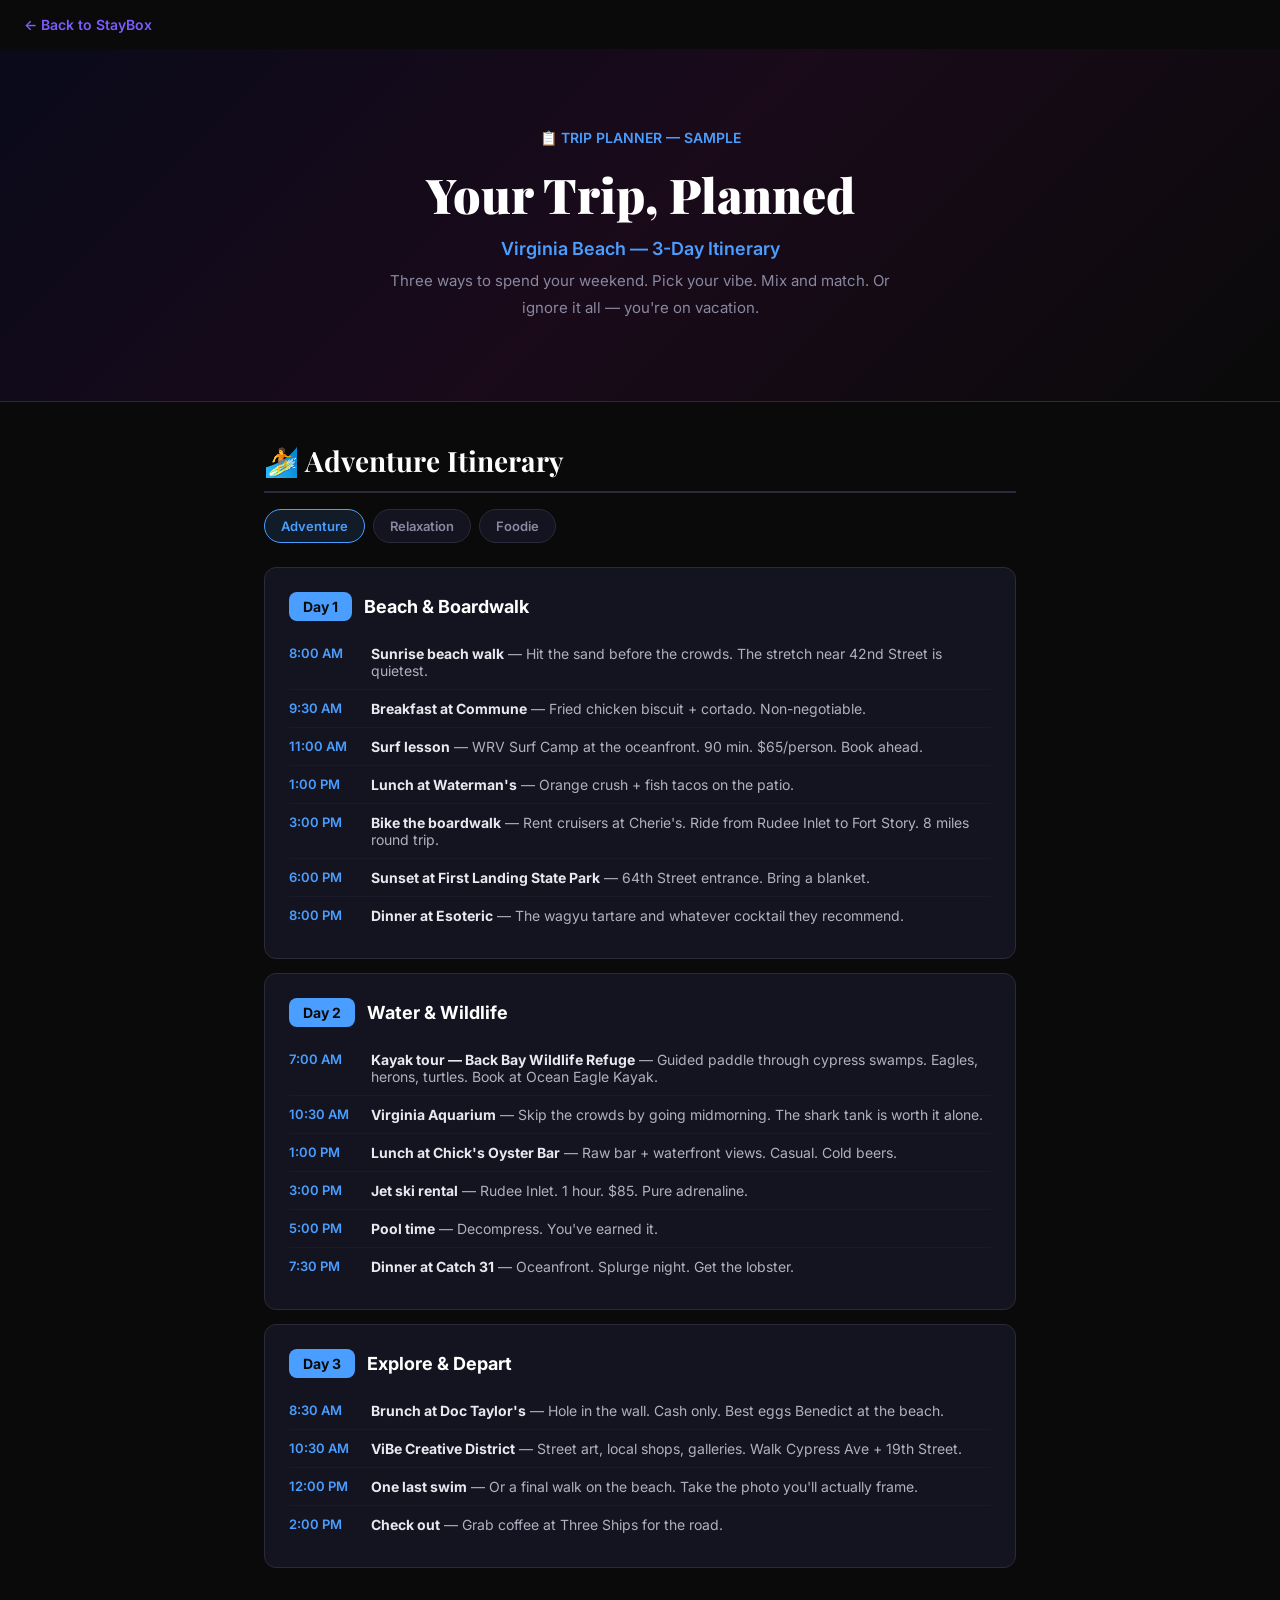
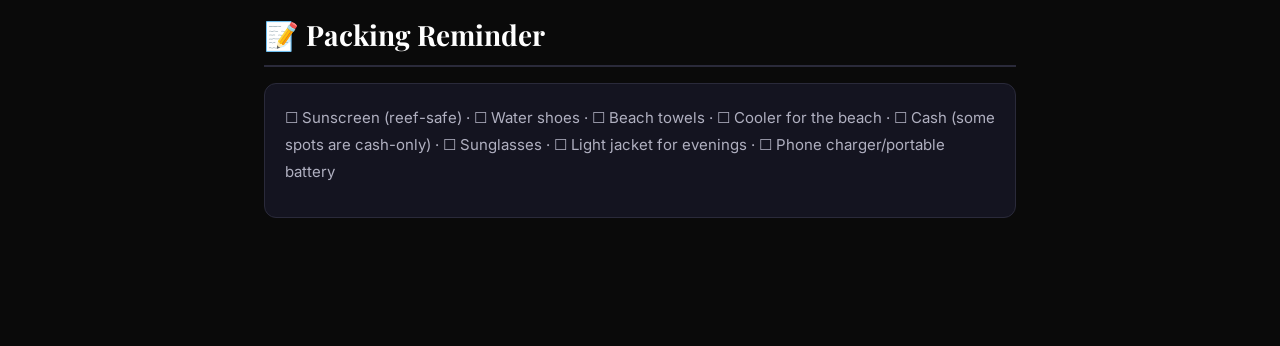
<file: trip-planner.html>
<!DOCTYPE html>
<html lang="en"><head><meta charset="UTF-8"><meta name="viewport" content="width=device-width, initial-scale=1.0">
<title>Your Trip, Planned — Itinerary Templates</title>
<link rel="stylesheet" href="style-shared.css">
<style>.cover{background:linear-gradient(135deg,#0a0a1a,#1a0a1a,#0a0a0a)}.cover .sub{color:#4a9eff}.section h3{color:#4a9eff}
.day{background:#141420;border:1px solid #2a2a3a;border-radius:12px;padding:24px;margin-bottom:14px}
.day-header{display:flex;align-items:center;gap:12px;margin-bottom:14px}
.day-num{background:#4a9eff;color:#0a0a0a;padding:6px 14px;border-radius:8px;font-weight:700;font-size:14px}
.day-title{font-size:18px;font-weight:700;color:#fff}
.time-block{display:flex;gap:12px;padding:10px 0;border-bottom:1px solid #1a1a2a}
.time-block:last-child{border:none}
.time{color:#4a9eff;font-size:13px;font-weight:600;min-width:70px;flex-shrink:0}
.time-desc{font-size:14px;color:#b0b0c0}
.time-desc strong{color:#e8e8ef}
.itin-type{display:flex;gap:8px;margin-bottom:24px;flex-wrap:wrap}
.itin-pill{padding:8px 16px;border-radius:20px;font-size:13px;font-weight:600;background:#141420;border:1px solid #2a2a3a;color:#8888a0;cursor:default}
.itin-pill.active{background:rgba(74,158,255,0.12);border-color:#4a9eff;color:#4a9eff}
</style>
</head><body>
<a class="back" href="index.html">← Back to StayBox</a>
<div class="cover">
  <div style="font-size:14px;color:#4a9eff;font-weight:600;margin-bottom:16px">📋 TRIP PLANNER — SAMPLE</div>
  <h1>Your Trip, Planned</h1>
  <div class="sub">Virginia Beach — 3-Day Itinerary</div>
  <p>Three ways to spend your weekend. Pick your vibe. Mix and match. Or ignore it all — you're on vacation.</p>
</div>
<div class="content">
  <div class="section">
    <h2>🏄 Adventure Itinerary</h2>
    <div class="itin-type"><span class="itin-pill active">Adventure</span><span class="itin-pill">Relaxation</span><span class="itin-pill">Foodie</span></div>

    <div class="day">
      <div class="day-header"><span class="day-num">Day 1</span><span class="day-title">Beach & Boardwalk</span></div>
      <div class="time-block"><span class="time">8:00 AM</span><div class="time-desc"><strong>Sunrise beach walk</strong> — Hit the sand before the crowds. The stretch near 42nd Street is quietest.</div></div>
      <div class="time-block"><span class="time">9:30 AM</span><div class="time-desc"><strong>Breakfast at Commune</strong> — Fried chicken biscuit + cortado. Non-negotiable.</div></div>
      <div class="time-block"><span class="time">11:00 AM</span><div class="time-desc"><strong>Surf lesson</strong> — WRV Surf Camp at the oceanfront. 90 min. $65/person. Book ahead.</div></div>
      <div class="time-block"><span class="time">1:00 PM</span><div class="time-desc"><strong>Lunch at Waterman's</strong> — Orange crush + fish tacos on the patio.</div></div>
      <div class="time-block"><span class="time">3:00 PM</span><div class="time-desc"><strong>Bike the boardwalk</strong> — Rent cruisers at Cherie's. Ride from Rudee Inlet to Fort Story. 8 miles round trip.</div></div>
      <div class="time-block"><span class="time">6:00 PM</span><div class="time-desc"><strong>Sunset at First Landing State Park</strong> — 64th Street entrance. Bring a blanket.</div></div>
      <div class="time-block"><span class="time">8:00 PM</span><div class="time-desc"><strong>Dinner at Esoteric</strong> — The wagyu tartare and whatever cocktail they recommend.</div></div>
    </div>

    <div class="day">
      <div class="day-header"><span class="day-num">Day 2</span><span class="day-title">Water & Wildlife</span></div>
      <div class="time-block"><span class="time">7:00 AM</span><div class="time-desc"><strong>Kayak tour — Back Bay Wildlife Refuge</strong> — Guided paddle through cypress swamps. Eagles, herons, turtles. Book at Ocean Eagle Kayak.</div></div>
      <div class="time-block"><span class="time">10:30 AM</span><div class="time-desc"><strong>Virginia Aquarium</strong> — Skip the crowds by going midmorning. The shark tank is worth it alone.</div></div>
      <div class="time-block"><span class="time">1:00 PM</span><div class="time-desc"><strong>Lunch at Chick's Oyster Bar</strong> — Raw bar + waterfront views. Casual. Cold beers.</div></div>
      <div class="time-block"><span class="time">3:00 PM</span><div class="time-desc"><strong>Jet ski rental</strong> — Rudee Inlet. 1 hour. $85. Pure adrenaline.</div></div>
      <div class="time-block"><span class="time">5:00 PM</span><div class="time-desc"><strong>Pool time</strong> — Decompress. You've earned it.</div></div>
      <div class="time-block"><span class="time">7:30 PM</span><div class="time-desc"><strong>Dinner at Catch 31</strong> — Oceanfront. Splurge night. Get the lobster.</div></div>
    </div>

    <div class="day">
      <div class="day-header"><span class="day-num">Day 3</span><span class="day-title">Explore & Depart</span></div>
      <div class="time-block"><span class="time">8:30 AM</span><div class="time-desc"><strong>Brunch at Doc Taylor's</strong> — Hole in the wall. Cash only. Best eggs Benedict at the beach.</div></div>
      <div class="time-block"><span class="time">10:30 AM</span><div class="time-desc"><strong>ViBe Creative District</strong> — Street art, local shops, galleries. Walk Cypress Ave + 19th Street.</div></div>
      <div class="time-block"><span class="time">12:00 PM</span><div class="time-desc"><strong>One last swim</strong> — Or a final walk on the beach. Take the photo you'll actually frame.</div></div>
      <div class="time-block"><span class="time">2:00 PM</span><div class="time-desc"><strong>Check out</strong> — Grab coffee at Three Ships for the road.</div></div>
    </div>
  </div>

  <div class="section">
    <h2>📝 Packing Reminder</h2>
    <div class="card-box">
      <p>☐ Sunscreen (reef-safe) · ☐ Water shoes · ☐ Beach towels · ☐ Cooler for the beach · ☐ Cash (some spots are cash-only) · ☐ Sunglasses · ☐ Light jacket for evenings · ☐ Phone charger/portable battery</p>
    </div>
  </div>
</div>
</body></html>
</file>
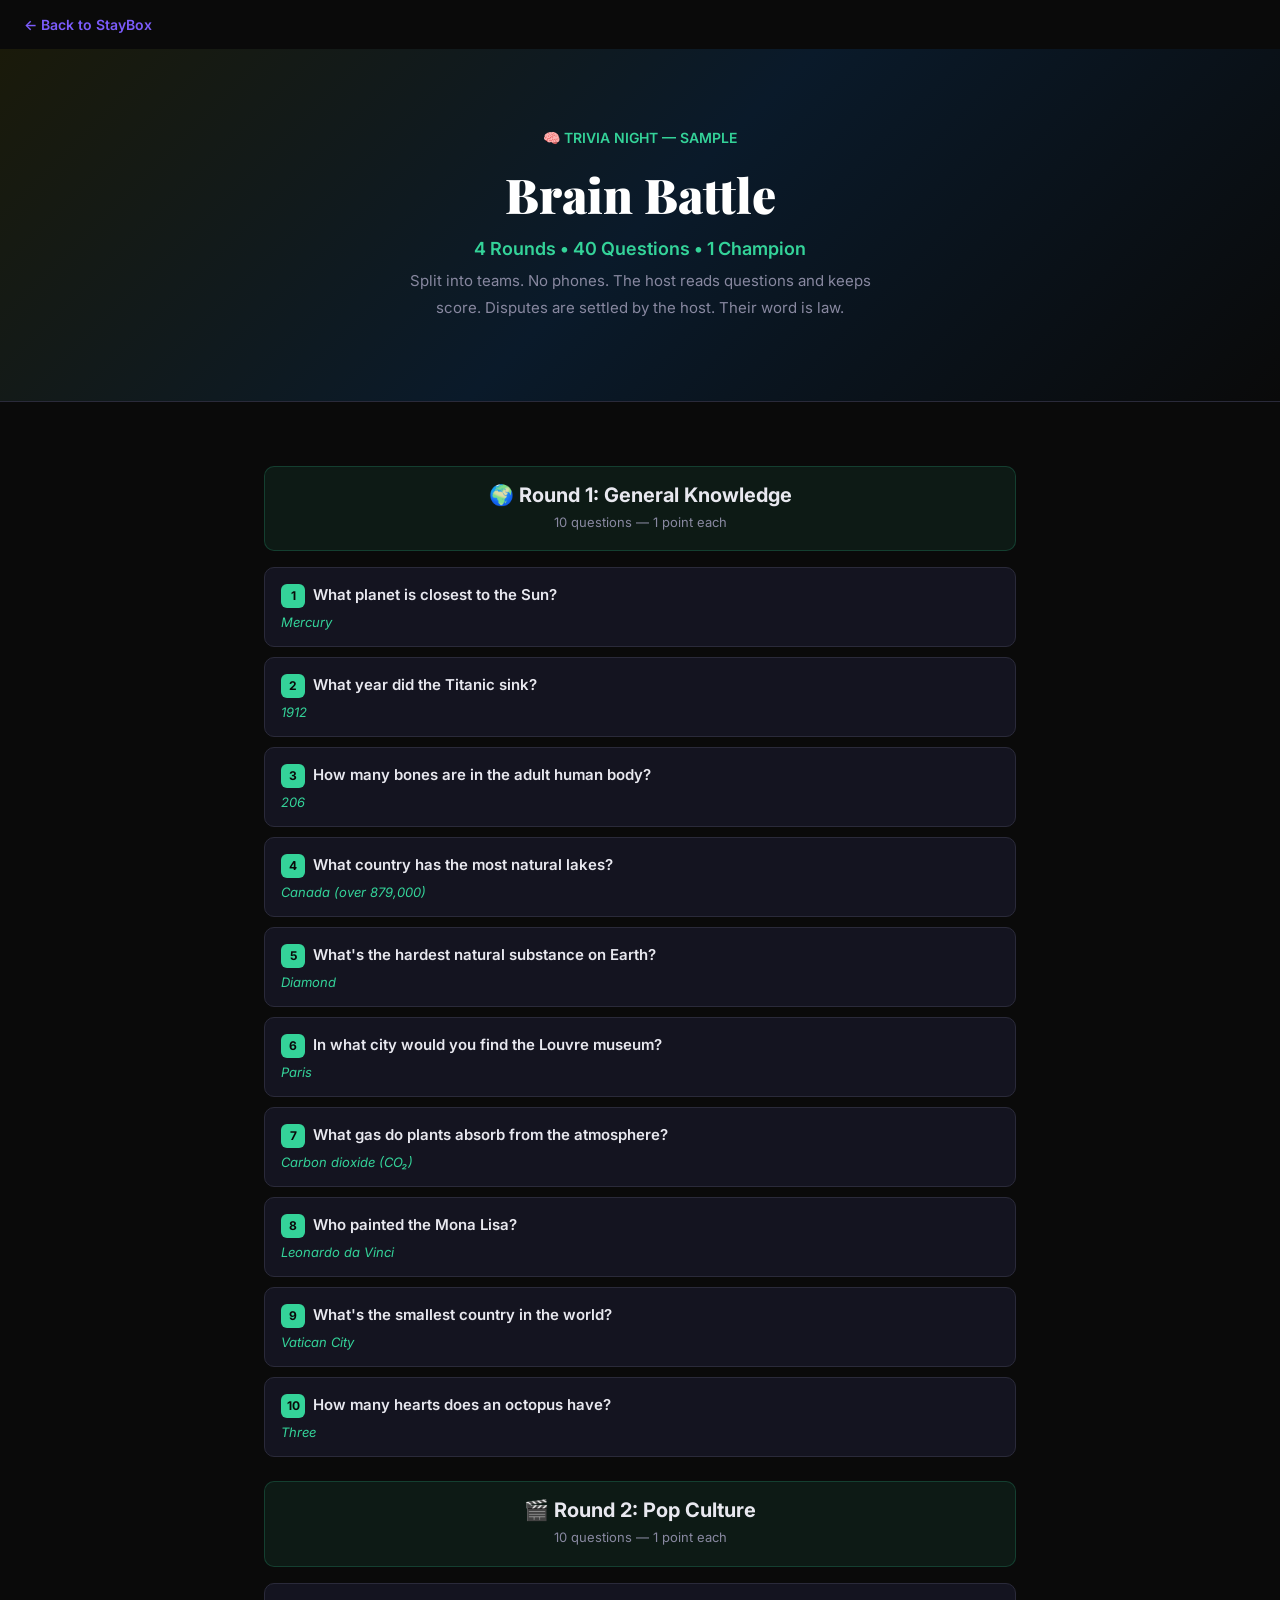
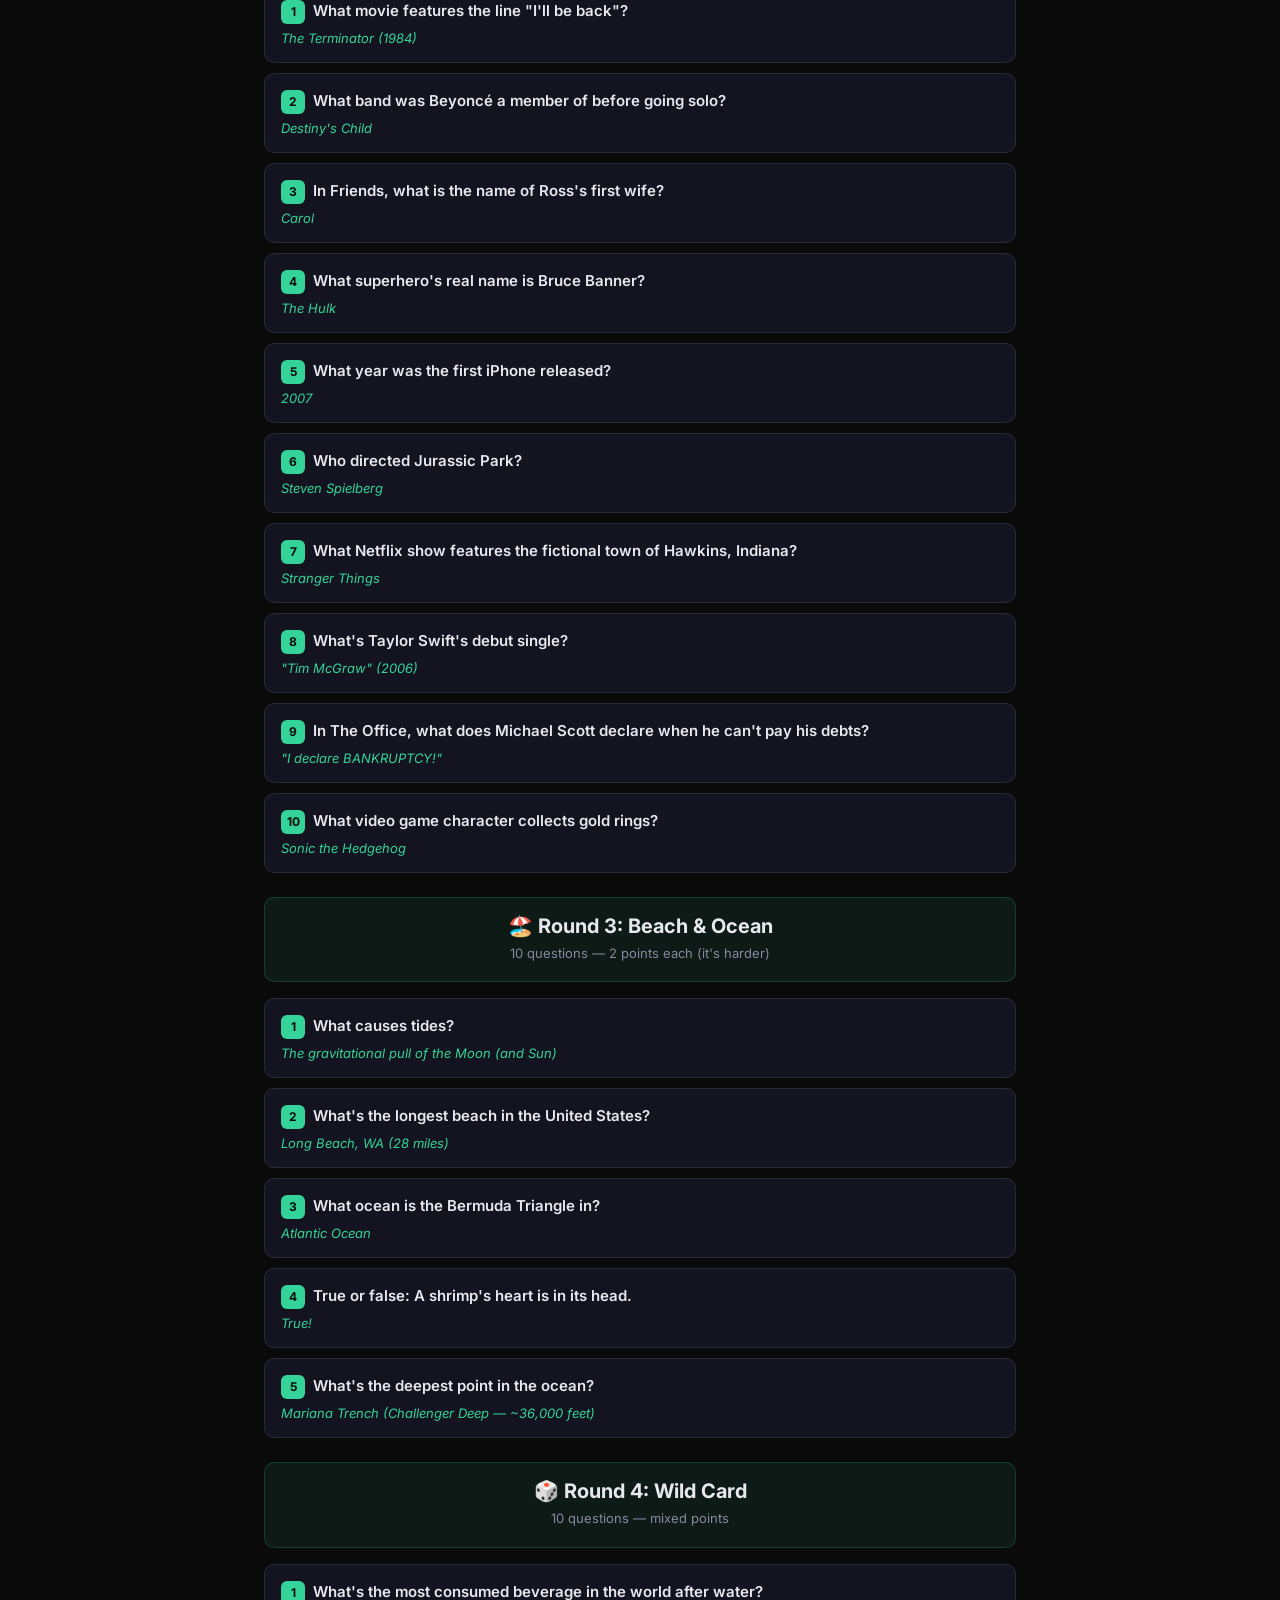
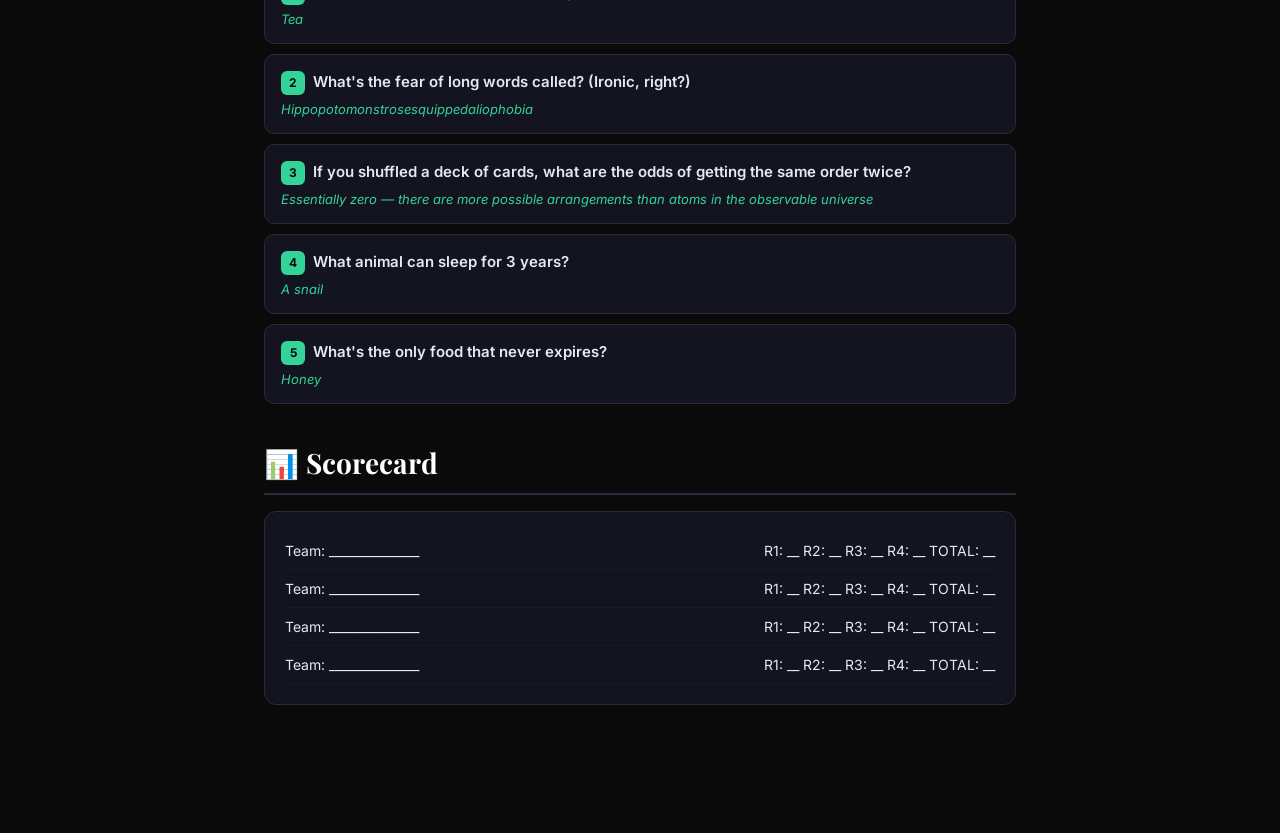
<file: trivia-night.html>
<!DOCTYPE html>
<html lang="en"><head><meta charset="UTF-8"><meta name="viewport" content="width=device-width, initial-scale=1.0">
<title>Brain Battle — Trivia Night Kit</title>
<link rel="stylesheet" href="style-shared.css">
<style>.cover{background:linear-gradient(135deg,#1a1a0a,#0a1a2a,#0a0a0a)}.cover .sub{color:#34d399}.section h3{color:#34d399}
.q-block{background:#141420;border:1px solid #2a2a3a;border-radius:10px;padding:16px;margin-bottom:10px}
.q-num{display:inline-block;background:#34d399;color:#0a0a0a;width:24px;height:24px;border-radius:6px;text-align:center;line-height:24px;font-size:12px;font-weight:700;margin-right:8px}
.q-text{font-size:15px;font-weight:600;color:#e8e8ef}
.q-answer{font-size:13px;color:#34d399;margin-top:6px;font-style:italic}
.round-header{background:rgba(52,211,153,0.08);border:1px solid rgba(52,211,153,0.2);border-radius:10px;padding:16px;margin:24px 0 16px;text-align:center}
.round-header h3{margin:0;font-size:20px}
.round-header p{margin:4px 0 0;font-size:13px;color:#8888a0}
.scorecard{background:#141420;border:1px solid #2a2a3a;border-radius:12px;padding:20px}
.score-team{display:flex;justify-content:space-between;padding:10px 0;border-bottom:1px solid #1a1a2a;font-size:14px}
</style>
</head><body>
<a class="back" href="index.html">← Back to StayBox</a>
<div class="cover">
  <div style="font-size:14px;color:#34d399;font-weight:600;margin-bottom:16px">🧠 TRIVIA NIGHT — SAMPLE</div>
  <h1>Brain Battle</h1>
  <div class="sub">4 Rounds • 40 Questions • 1 Champion</div>
  <p>Split into teams. No phones. The host reads questions and keeps score. Disputes are settled by the host. Their word is law.</p>
</div>
<div class="content">
  <div class="round-header"><h3>🌍 Round 1: General Knowledge</h3><p>10 questions — 1 point each</p></div>

  <div class="q-block"><span class="q-num">1</span><span class="q-text">What planet is closest to the Sun?</span><div class="q-answer">Mercury</div></div>
  <div class="q-block"><span class="q-num">2</span><span class="q-text">What year did the Titanic sink?</span><div class="q-answer">1912</div></div>
  <div class="q-block"><span class="q-num">3</span><span class="q-text">How many bones are in the adult human body?</span><div class="q-answer">206</div></div>
  <div class="q-block"><span class="q-num">4</span><span class="q-text">What country has the most natural lakes?</span><div class="q-answer">Canada (over 879,000)</div></div>
  <div class="q-block"><span class="q-num">5</span><span class="q-text">What's the hardest natural substance on Earth?</span><div class="q-answer">Diamond</div></div>
  <div class="q-block"><span class="q-num">6</span><span class="q-text">In what city would you find the Louvre museum?</span><div class="q-answer">Paris</div></div>
  <div class="q-block"><span class="q-num">7</span><span class="q-text">What gas do plants absorb from the atmosphere?</span><div class="q-answer">Carbon dioxide (CO₂)</div></div>
  <div class="q-block"><span class="q-num">8</span><span class="q-text">Who painted the Mona Lisa?</span><div class="q-answer">Leonardo da Vinci</div></div>
  <div class="q-block"><span class="q-num">9</span><span class="q-text">What's the smallest country in the world?</span><div class="q-answer">Vatican City</div></div>
  <div class="q-block"><span class="q-num">10</span><span class="q-text">How many hearts does an octopus have?</span><div class="q-answer">Three</div></div>

  <div class="round-header"><h3>🎬 Round 2: Pop Culture</h3><p>10 questions — 1 point each</p></div>

  <div class="q-block"><span class="q-num">1</span><span class="q-text">What movie features the line "I'll be back"?</span><div class="q-answer">The Terminator (1984)</div></div>
  <div class="q-block"><span class="q-num">2</span><span class="q-text">What band was Beyoncé a member of before going solo?</span><div class="q-answer">Destiny's Child</div></div>
  <div class="q-block"><span class="q-num">3</span><span class="q-text">In Friends, what is the name of Ross's first wife?</span><div class="q-answer">Carol</div></div>
  <div class="q-block"><span class="q-num">4</span><span class="q-text">What superhero's real name is Bruce Banner?</span><div class="q-answer">The Hulk</div></div>
  <div class="q-block"><span class="q-num">5</span><span class="q-text">What year was the first iPhone released?</span><div class="q-answer">2007</div></div>
  <div class="q-block"><span class="q-num">6</span><span class="q-text">Who directed Jurassic Park?</span><div class="q-answer">Steven Spielberg</div></div>
  <div class="q-block"><span class="q-num">7</span><span class="q-text">What Netflix show features the fictional town of Hawkins, Indiana?</span><div class="q-answer">Stranger Things</div></div>
  <div class="q-block"><span class="q-num">8</span><span class="q-text">What's Taylor Swift's debut single?</span><div class="q-answer">"Tim McGraw" (2006)</div></div>
  <div class="q-block"><span class="q-num">9</span><span class="q-text">In The Office, what does Michael Scott declare when he can't pay his debts?</span><div class="q-answer">"I declare BANKRUPTCY!"</div></div>
  <div class="q-block"><span class="q-num">10</span><span class="q-text">What video game character collects gold rings?</span><div class="q-answer">Sonic the Hedgehog</div></div>

  <div class="round-header"><h3>🏖️ Round 3: Beach & Ocean</h3><p>10 questions — 2 points each (it's harder)</p></div>

  <div class="q-block"><span class="q-num">1</span><span class="q-text">What causes tides?</span><div class="q-answer">The gravitational pull of the Moon (and Sun)</div></div>
  <div class="q-block"><span class="q-num">2</span><span class="q-text">What's the longest beach in the United States?</span><div class="q-answer">Long Beach, WA (28 miles)</div></div>
  <div class="q-block"><span class="q-num">3</span><span class="q-text">What ocean is the Bermuda Triangle in?</span><div class="q-answer">Atlantic Ocean</div></div>
  <div class="q-block"><span class="q-num">4</span><span class="q-text">True or false: A shrimp's heart is in its head.</span><div class="q-answer">True!</div></div>
  <div class="q-block"><span class="q-num">5</span><span class="q-text">What's the deepest point in the ocean?</span><div class="q-answer">Mariana Trench (Challenger Deep — ~36,000 feet)</div></div>

  <div class="round-header"><h3>🎲 Round 4: Wild Card</h3><p>10 questions — mixed points</p></div>

  <div class="q-block"><span class="q-num">1</span><span class="q-text">What's the most consumed beverage in the world after water?</span><div class="q-answer">Tea</div></div>
  <div class="q-block"><span class="q-num">2</span><span class="q-text">What's the fear of long words called? (Ironic, right?)</span><div class="q-answer">Hippopotomonstrosesquippedaliophobia</div></div>
  <div class="q-block"><span class="q-num">3</span><span class="q-text">If you shuffled a deck of cards, what are the odds of getting the same order twice?</span><div class="q-answer">Essentially zero — there are more possible arrangements than atoms in the observable universe</div></div>
  <div class="q-block"><span class="q-num">4</span><span class="q-text">What animal can sleep for 3 years?</span><div class="q-answer">A snail</div></div>
  <div class="q-block"><span class="q-num">5</span><span class="q-text">What's the only food that never expires?</span><div class="q-answer">Honey</div></div>

  <div class="section" style="margin-top:40px">
    <h2>📊 Scorecard</h2>
    <div class="scorecard">
      <div class="score-team"><span>Team: _______________</span><span>R1: __ R2: __ R3: __ R4: __ TOTAL: __</span></div>
      <div class="score-team"><span>Team: _______________</span><span>R1: __ R2: __ R3: __ R4: __ TOTAL: __</span></div>
      <div class="score-team"><span>Team: _______________</span><span>R1: __ R2: __ R3: __ R4: __ TOTAL: __</span></div>
      <div class="score-team"><span>Team: _______________</span><span>R1: __ R2: __ R3: __ R4: __ TOTAL: __</span></div>
    </div>
  </div>
</div>
</body></html>
</file>
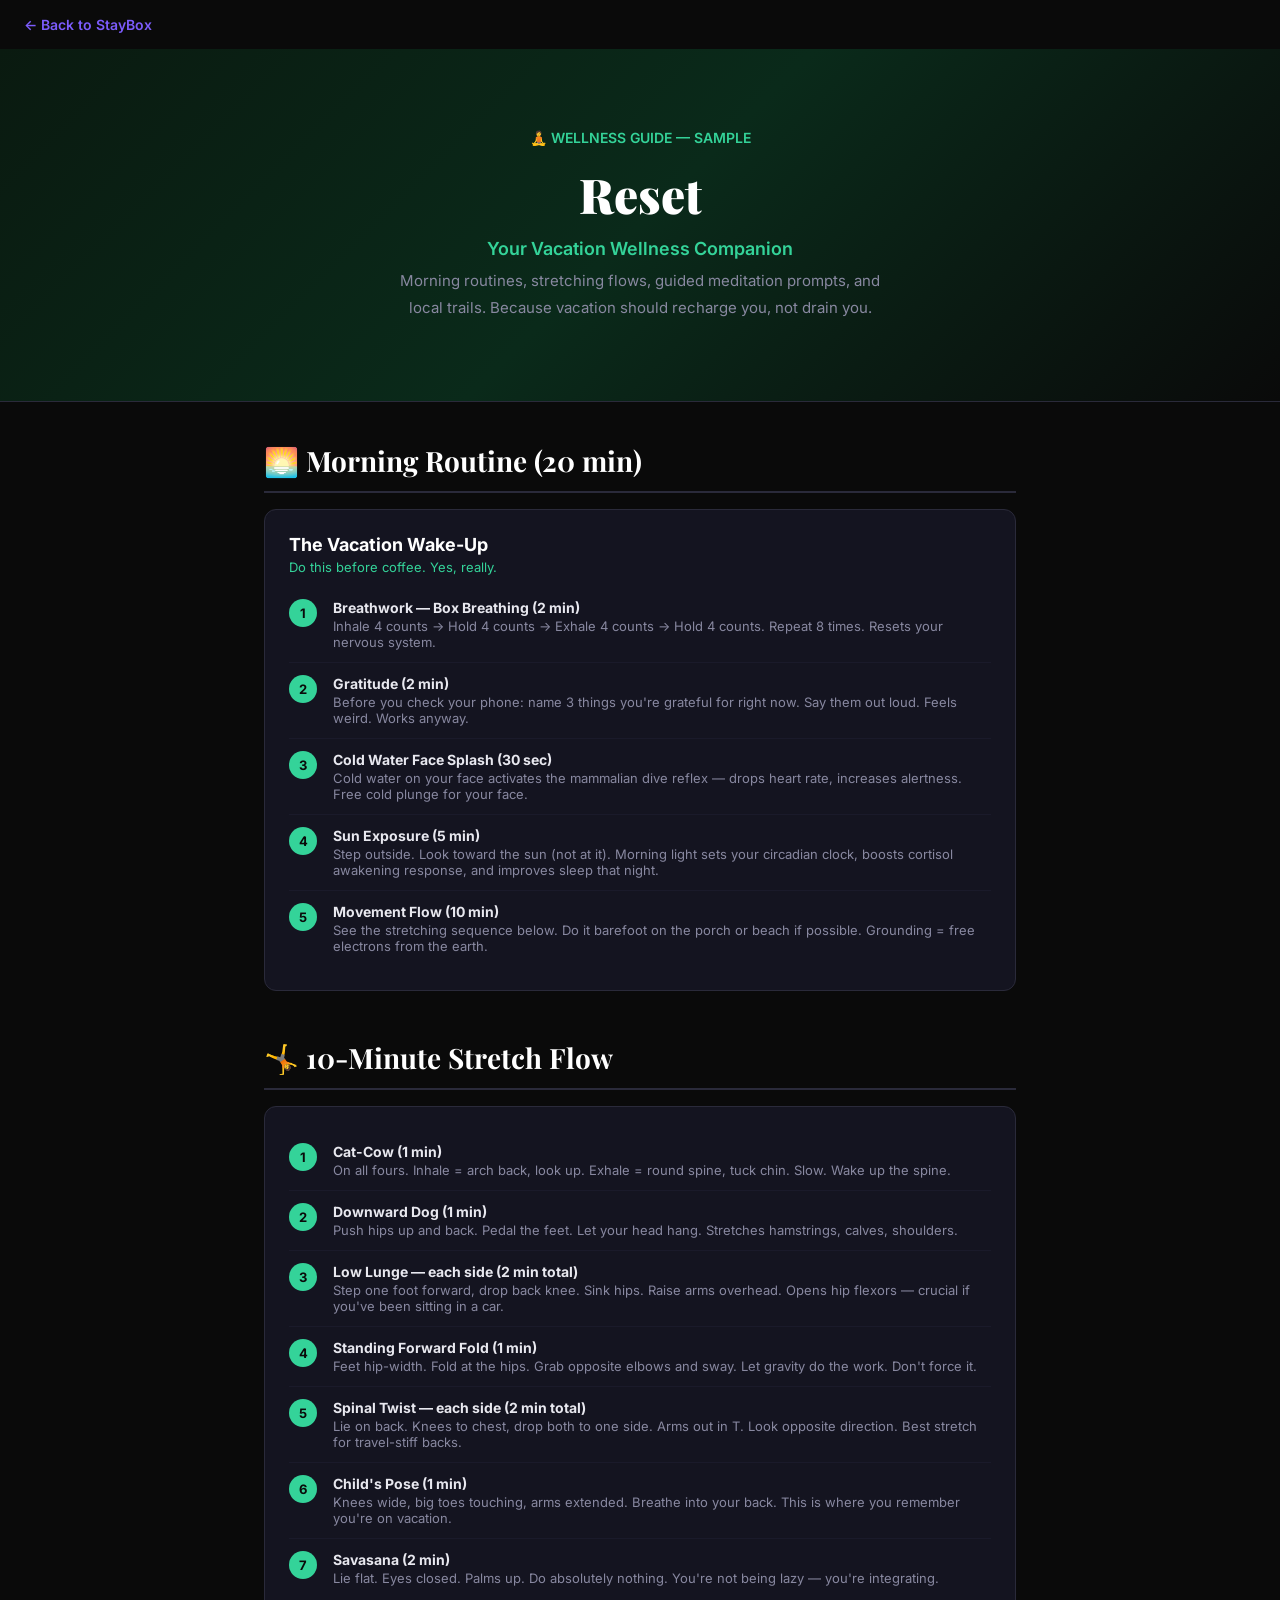
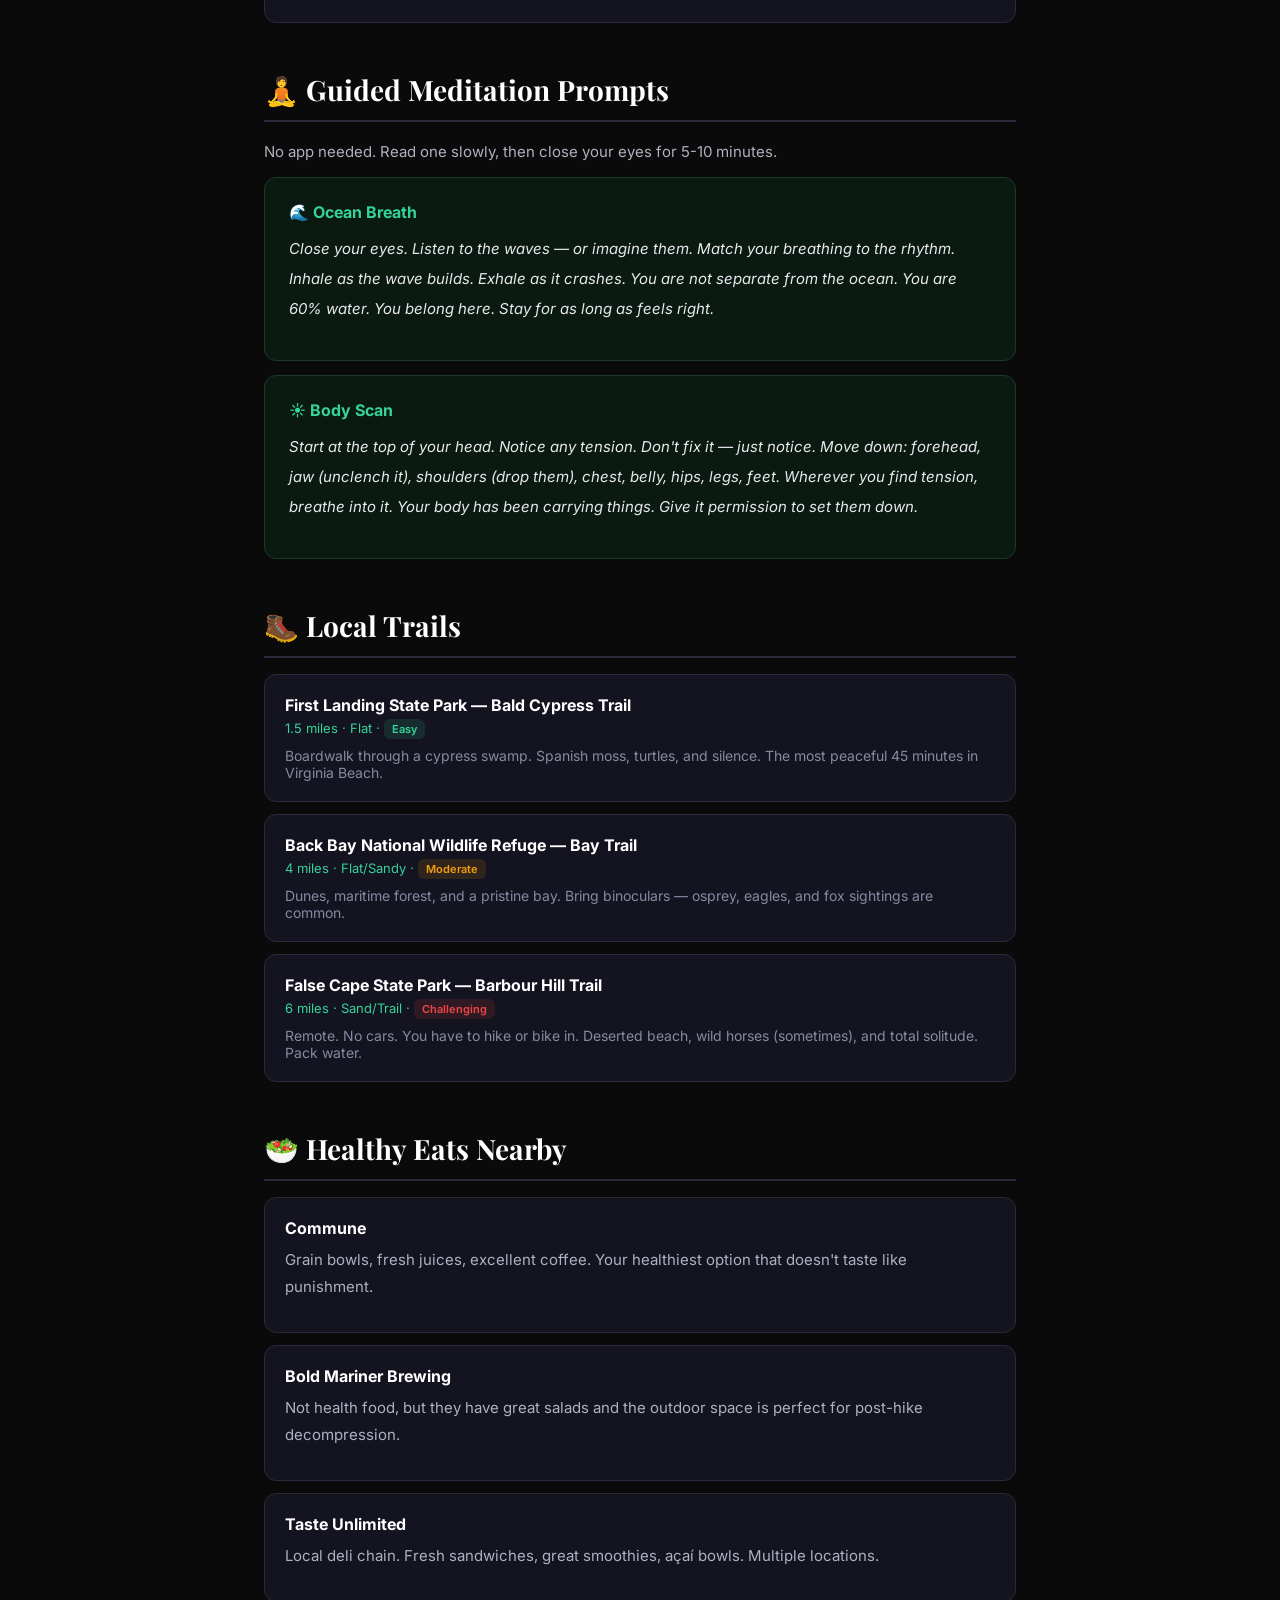
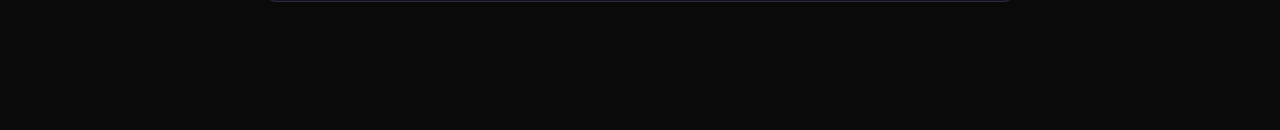
<file: wellness.html>
<!DOCTYPE html>
<html lang="en"><head><meta charset="UTF-8"><meta name="viewport" content="width=device-width, initial-scale=1.0">
<title>Reset — Wellness & Recovery Guide</title>
<link rel="stylesheet" href="style-shared.css">
<style>.cover{background:linear-gradient(135deg,#0a1a10,#0a2a1a,#0a0a0a)}.cover .sub{color:#34d399}.section h3{color:#34d399}
.routine{background:#141420;border:1px solid #2a2a3a;border-radius:12px;padding:24px;margin-bottom:14px}
.routine h4{font-size:18px;font-weight:700;color:#fff;margin-bottom:4px}
.routine-time{font-size:13px;color:#34d399;margin-bottom:12px}
.stretch{display:flex;gap:16px;padding:12px 0;border-bottom:1px solid #1a1a2a;align-items:flex-start}
.stretch:last-child{border:none}
.stretch-num{background:#34d399;color:#0a0a0a;width:28px;height:28px;border-radius:50%;display:flex;align-items:center;justify-content:center;font-weight:700;font-size:13px;flex-shrink:0}
.stretch-info{flex:1}
.stretch-name{font-weight:700;color:#e8e8ef;font-size:14px}
.stretch-desc{font-size:13px;color:#8888a0;margin-top:2px}
.meditation{background:#0a1a10;border:1px solid #1a3a2a;border-radius:12px;padding:24px;margin-bottom:14px}
.meditation p{font-style:italic;line-height:2;font-size:15px;color:#e8e8ef}
.trail{background:#141420;border:1px solid #2a2a3a;border-radius:12px;padding:20px;margin-bottom:12px}
.trail-name{font-size:16px;font-weight:700;color:#fff;margin-bottom:4px}
.trail-stats{font-size:13px;color:#34d399;margin-bottom:8px}
.trail-desc{font-size:14px;color:#8888a0}
.diff{display:inline-block;padding:3px 8px;border-radius:6px;font-size:11px;font-weight:600}
.diff-easy{background:rgba(52,211,153,0.12);color:#34d399}
.diff-mod{background:rgba(245,158,11,0.12);color:#f59e0b}
.diff-hard{background:rgba(239,68,68,0.12);color:#ef4444}
</style>
</head><body>
<a class="back" href="index.html">← Back to StayBox</a>
<div class="cover">
  <div style="font-size:14px;color:#34d399;font-weight:600;margin-bottom:16px">🧘 WELLNESS GUIDE — SAMPLE</div>
  <h1>Reset</h1>
  <div class="sub">Your Vacation Wellness Companion</div>
  <p>Morning routines, stretching flows, guided meditation prompts, and local trails. Because vacation should recharge you, not drain you.</p>
</div>
<div class="content">
  <div class="section">
    <h2>🌅 Morning Routine (20 min)</h2>
    <div class="routine">
      <h4>The Vacation Wake-Up</h4>
      <div class="routine-time">Do this before coffee. Yes, really.</div>
      <div class="stretch"><div class="stretch-num">1</div><div class="stretch-info"><div class="stretch-name">Breathwork — Box Breathing (2 min)</div><div class="stretch-desc">Inhale 4 counts → Hold 4 counts → Exhale 4 counts → Hold 4 counts. Repeat 8 times. Resets your nervous system.</div></div></div>
      <div class="stretch"><div class="stretch-num">2</div><div class="stretch-info"><div class="stretch-name">Gratitude (2 min)</div><div class="stretch-desc">Before you check your phone: name 3 things you're grateful for right now. Say them out loud. Feels weird. Works anyway.</div></div></div>
      <div class="stretch"><div class="stretch-num">3</div><div class="stretch-info"><div class="stretch-name">Cold Water Face Splash (30 sec)</div><div class="stretch-desc">Cold water on your face activates the mammalian dive reflex — drops heart rate, increases alertness. Free cold plunge for your face.</div></div></div>
      <div class="stretch"><div class="stretch-num">4</div><div class="stretch-info"><div class="stretch-name">Sun Exposure (5 min)</div><div class="stretch-desc">Step outside. Look toward the sun (not at it). Morning light sets your circadian clock, boosts cortisol awakening response, and improves sleep that night.</div></div></div>
      <div class="stretch"><div class="stretch-num">5</div><div class="stretch-info"><div class="stretch-name">Movement Flow (10 min)</div><div class="stretch-desc">See the stretching sequence below. Do it barefoot on the porch or beach if possible. Grounding = free electrons from the earth.</div></div></div>
    </div>
  </div>

  <div class="section">
    <h2>🤸 10-Minute Stretch Flow</h2>
    <div class="routine">
      <div class="stretch"><div class="stretch-num">1</div><div class="stretch-info"><div class="stretch-name">Cat-Cow (1 min)</div><div class="stretch-desc">On all fours. Inhale = arch back, look up. Exhale = round spine, tuck chin. Slow. Wake up the spine.</div></div></div>
      <div class="stretch"><div class="stretch-num">2</div><div class="stretch-info"><div class="stretch-name">Downward Dog (1 min)</div><div class="stretch-desc">Push hips up and back. Pedal the feet. Let your head hang. Stretches hamstrings, calves, shoulders.</div></div></div>
      <div class="stretch"><div class="stretch-num">3</div><div class="stretch-info"><div class="stretch-name">Low Lunge — each side (2 min total)</div><div class="stretch-desc">Step one foot forward, drop back knee. Sink hips. Raise arms overhead. Opens hip flexors — crucial if you've been sitting in a car.</div></div></div>
      <div class="stretch"><div class="stretch-num">4</div><div class="stretch-info"><div class="stretch-name">Standing Forward Fold (1 min)</div><div class="stretch-desc">Feet hip-width. Fold at the hips. Grab opposite elbows and sway. Let gravity do the work. Don't force it.</div></div></div>
      <div class="stretch"><div class="stretch-num">5</div><div class="stretch-info"><div class="stretch-name">Spinal Twist — each side (2 min total)</div><div class="stretch-desc">Lie on back. Knees to chest, drop both to one side. Arms out in T. Look opposite direction. Best stretch for travel-stiff backs.</div></div></div>
      <div class="stretch"><div class="stretch-num">6</div><div class="stretch-info"><div class="stretch-name">Child's Pose (1 min)</div><div class="stretch-desc">Knees wide, big toes touching, arms extended. Breathe into your back. This is where you remember you're on vacation.</div></div></div>
      <div class="stretch"><div class="stretch-num">7</div><div class="stretch-info"><div class="stretch-name">Savasana (2 min)</div><div class="stretch-desc">Lie flat. Eyes closed. Palms up. Do absolutely nothing. You're not being lazy — you're integrating.</div></div></div>
    </div>
  </div>

  <div class="section">
    <h2>🧘 Guided Meditation Prompts</h2>
    <p>No app needed. Read one slowly, then close your eyes for 5-10 minutes.</p>

    <div class="meditation">
      <h4 style="color:#34d399;margin-bottom:12px">🌊 Ocean Breath</h4>
      <p>Close your eyes. Listen to the waves — or imagine them. Match your breathing to the rhythm. Inhale as the wave builds. Exhale as it crashes. You are not separate from the ocean. You are 60% water. You belong here. Stay for as long as feels right.</p>
    </div>

    <div class="meditation">
      <h4 style="color:#34d399;margin-bottom:12px">☀️ Body Scan</h4>
      <p>Start at the top of your head. Notice any tension. Don't fix it — just notice. Move down: forehead, jaw (unclench it), shoulders (drop them), chest, belly, hips, legs, feet. Wherever you find tension, breathe into it. Your body has been carrying things. Give it permission to set them down.</p>
    </div>
  </div>

  <div class="section">
    <h2>🥾 Local Trails</h2>

    <div class="trail">
      <div class="trail-name">First Landing State Park — Bald Cypress Trail</div>
      <div class="trail-stats">1.5 miles · Flat · <span class="diff diff-easy">Easy</span></div>
      <div class="trail-desc">Boardwalk through a cypress swamp. Spanish moss, turtles, and silence. The most peaceful 45 minutes in Virginia Beach.</div>
    </div>

    <div class="trail">
      <div class="trail-name">Back Bay National Wildlife Refuge — Bay Trail</div>
      <div class="trail-stats">4 miles · Flat/Sandy · <span class="diff diff-mod">Moderate</span></div>
      <div class="trail-desc">Dunes, maritime forest, and a pristine bay. Bring binoculars — osprey, eagles, and fox sightings are common.</div>
    </div>

    <div class="trail">
      <div class="trail-name">False Cape State Park — Barbour Hill Trail</div>
      <div class="trail-stats">6 miles · Sand/Trail · <span class="diff diff-hard">Challenging</span></div>
      <div class="trail-desc">Remote. No cars. You have to hike or bike in. Deserted beach, wild horses (sometimes), and total solitude. Pack water.</div>
    </div>
  </div>

  <div class="section">
    <h2>🥗 Healthy Eats Nearby</h2>
    <div class="card-box"><h4>Commune</h4><p>Grain bowls, fresh juices, excellent coffee. Your healthiest option that doesn't taste like punishment.</p></div>
    <div class="card-box"><h4>Bold Mariner Brewing</h4><p>Not health food, but they have great salads and the outdoor space is perfect for post-hike decompression.</p></div>
    <div class="card-box"><h4>Taste Unlimited</h4><p>Local deli chain. Fresh sandwiches, great smoothies, açaí bowls. Multiple locations.</p></div>
  </div>
</div>
</body></html>
</file>
<file: style-shared.css>
@import url('https://fonts.googleapis.com/css2?family=Playfair+Display:wght@700;900&family=Inter:wght@400;500;600;700&display=swap');
*{margin:0;padding:0;box-sizing:border-box}
body{font-family:'Inter',sans-serif;background:#0a0a0a;color:#e8e8ef}
.back{display:inline-block;padding:16px 24px;color:#7c5cfc;text-decoration:none;font-size:14px;font-weight:600}
.back:hover{text-decoration:underline}
.cover{text-align:center;padding:80px 24px;border-bottom:1px solid #2a2a3a}
.cover h1{font-family:'Playfair Display',serif;font-size:48px;font-weight:900;color:#fff;margin-bottom:12px}
.cover .sub{font-size:18px;font-weight:600;margin-bottom:8px}
.cover p{color:#8888a0;max-width:500px;margin:0 auto}
.content{max-width:800px;margin:0 auto;padding:40px 24px 80px}
.section{margin-bottom:48px}
.section h2{font-family:'Playfair Display',serif;font-size:28px;margin-bottom:16px;color:#fff;border-bottom:2px solid #2a2a3a;padding-bottom:12px}
.section h3{font-size:18px;font-weight:700;margin:20px 0 8px}
p,li{font-size:15px;line-height:1.8;color:#b0b0c0;margin-bottom:12px}
ul,ol{padding-left:24px}
.card-box{background:#141420;border:1px solid #2a2a3a;border-radius:12px;padding:20px;margin-bottom:12px}
.card-box h4{font-size:16px;font-weight:700;color:#fff;margin-bottom:8px}
.accent-box{border-left:3px solid;padding:16px;margin:12px 0;border-radius:0 8px 8px 0;background:#0a0a15}
.tag{display:inline-block;padding:3px 10px;border-radius:12px;font-size:12px;font-weight:600;margin-top:4px}
@media(max-width:480px){.cover h1{font-size:32px}.section h2{font-size:22px}}
</style>
</file>
